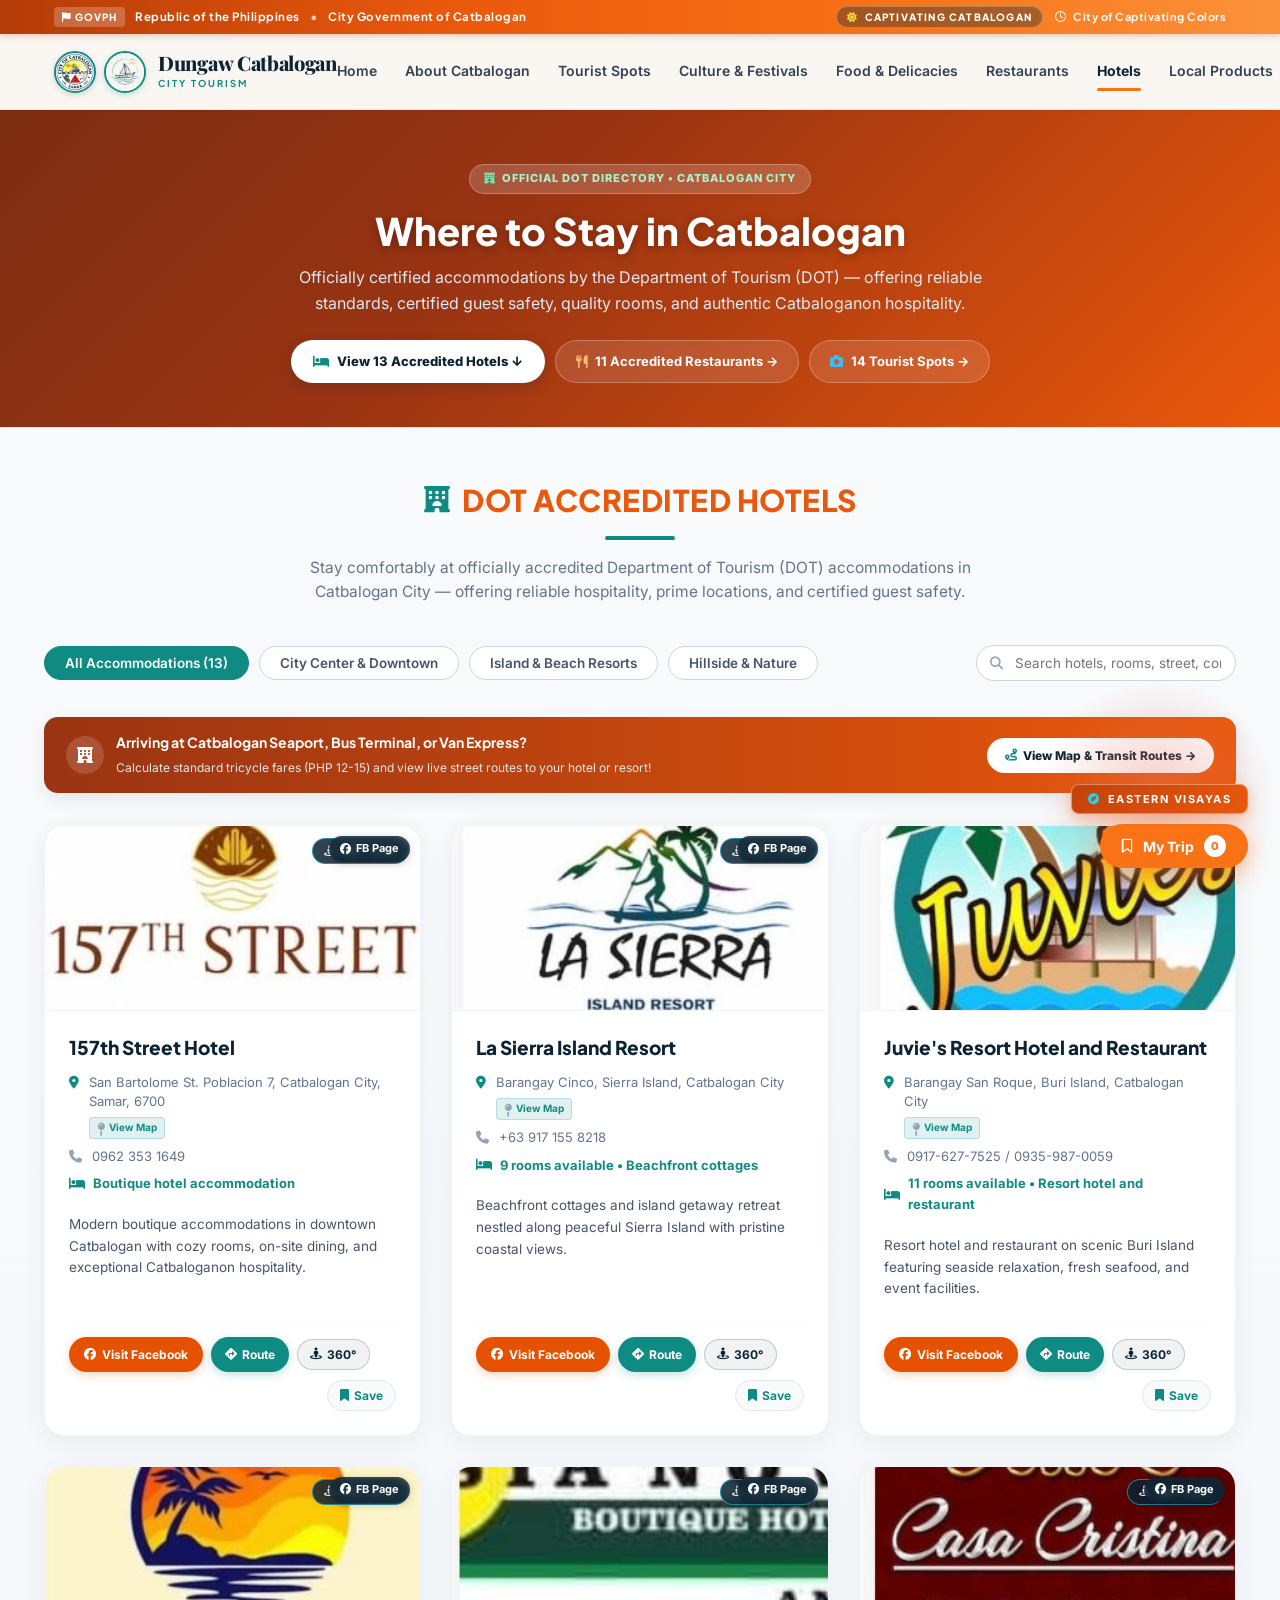
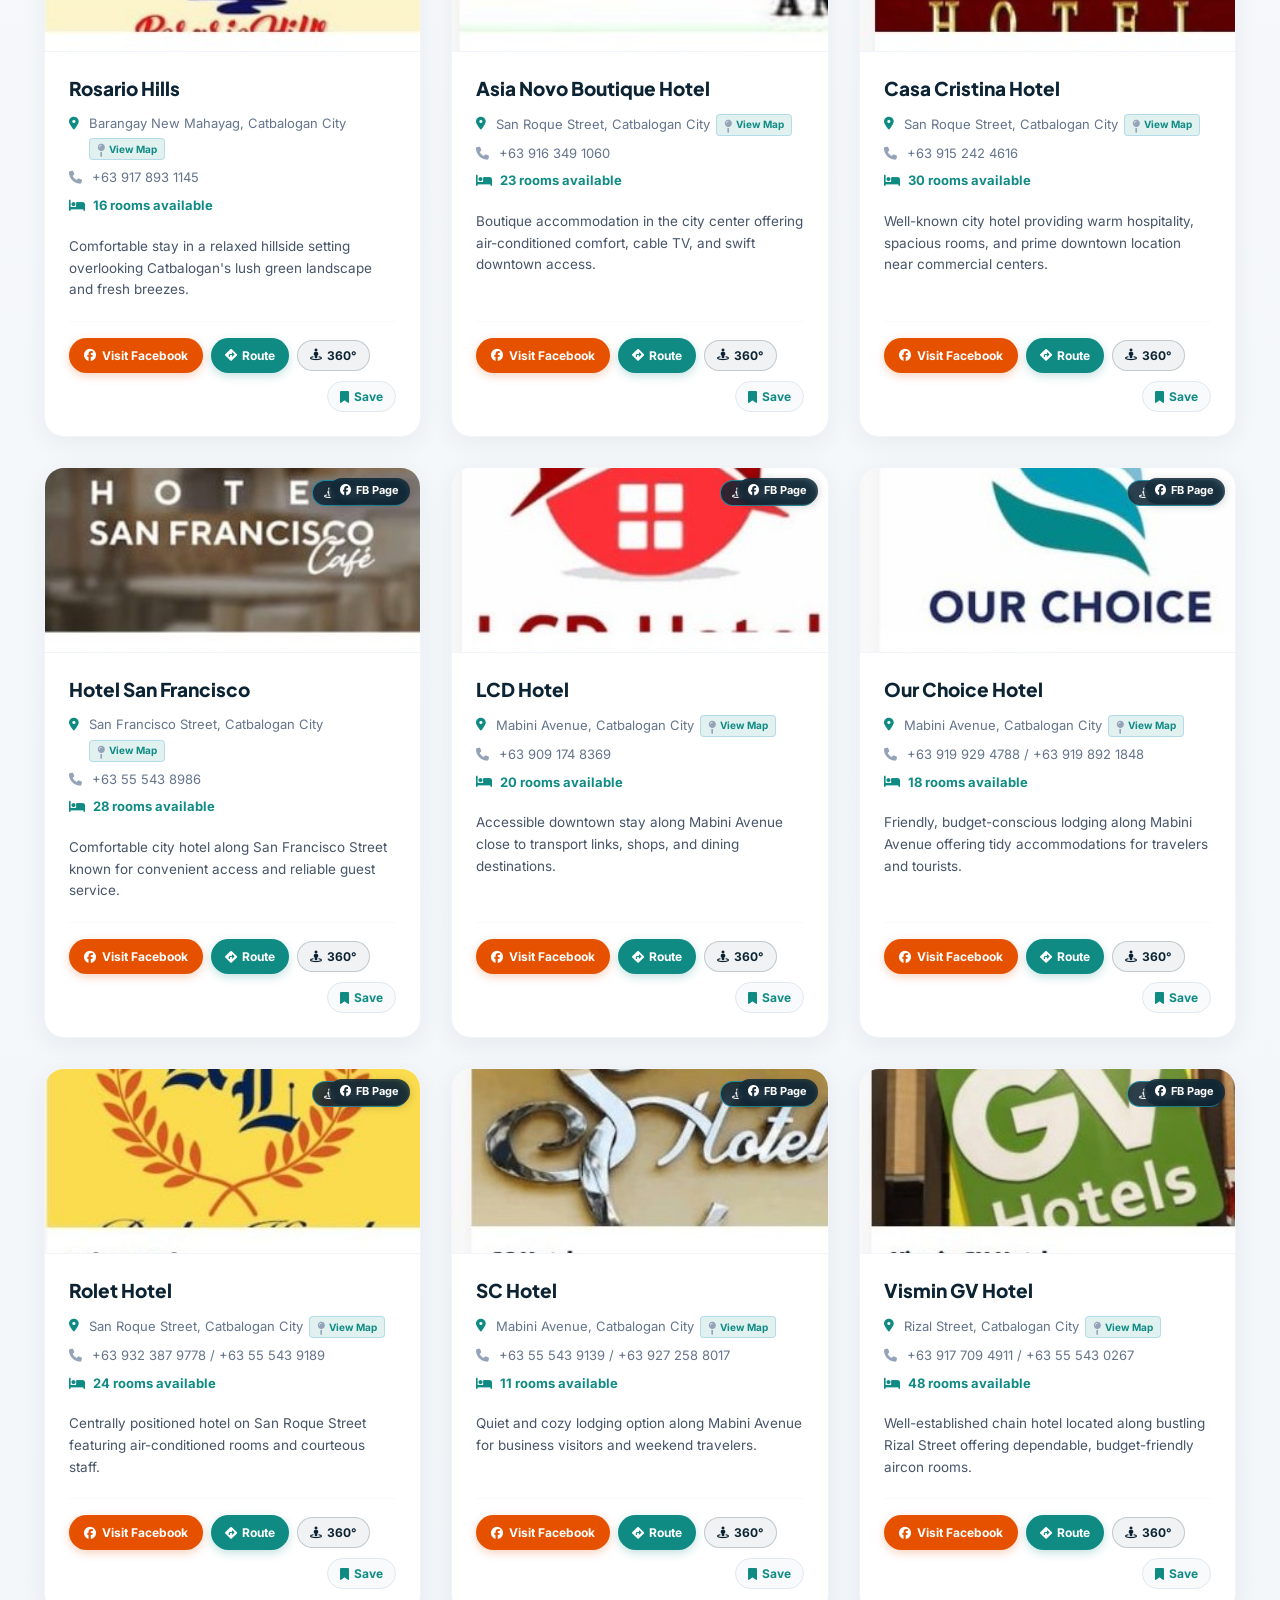
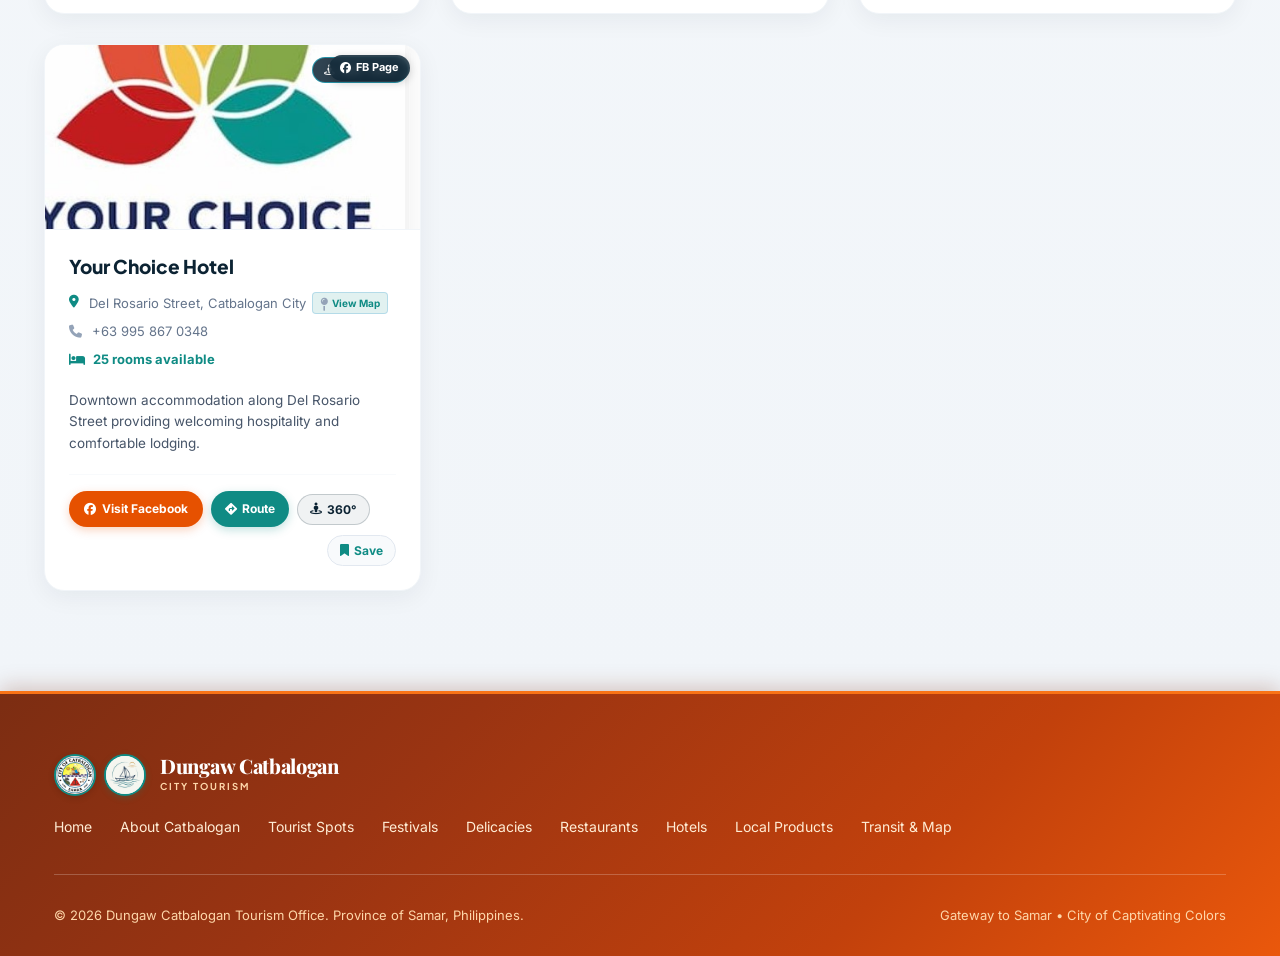
<file: hotels.html>
<!DOCTYPE html>
<html lang="en">
<head>
  <meta charset="UTF-8">
  <meta name="viewport" content="width=device-width, initial-scale=1.0">
  <title>DOT Accredited Hotels - Dungaw Catbalogan</title>
  <meta name="description" content="Explore official Department of Tourism (DOT) accredited hotels and resorts in Catbalogan City, Samar. View verified room counts, contact info, interactive maps, 360° views, and transit routes.">
  <link rel="preconnect" href="https://fonts.googleapis.com">
  <link rel="preconnect" href="https://fonts.gstatic.com" crossorigin>
  <link href="https://fonts.googleapis.com/css2?family=Playfair+Display:wght@700;800;900&family=Plus+Jakarta+Sans:wght@400;500;600;700;800&family=Inter:wght@400;500;600;700&display=swap" rel="stylesheet">
  <link rel="stylesheet" href="https://cdnjs.cloudflare.com/ajax/libs/font-awesome/6.5.1/css/all.min.css">
  <link rel="stylesheet" href="css/style.css?v=69">
</head>
<body class="subpage">
  <!-- ========================================================
       0. OFFICIAL LGU TOP BRAND BAR (CAPTIVATING CATBALOGAN)
       ======================================================== -->
  <div class="gov-top-bar">
    <div class="gov-top-left">
      <span class="gov-badge-ph"><i class="fa-solid fa-flag"></i> GOVPH</span>
      <span>Republic of the Philippines</span>
      <span style="opacity: 0.7;">&bull;</span>
      <span>City Government of Catbalogan</span>
    </div>
    <div class="gov-top-right">
      <span class="gov-captivating-tag">
        <i class="fa-solid fa-sun" style="color: #fde047;"></i> Captivating Catbalogan
      </span>
      <span style="font-size: 11px; opacity: 0.95;">
        <i class="fa-regular fa-clock" style="margin-right: 4px;"></i> City of Captivating Colors
      </span>
    </div>
  </div>

  <!-- ========================================================
       1. HEADER WITH DUAL LOGOS
       ======================================================== -->
  <header class="site-header">
    <a href="index.html" class="brand-logo-wrap">
      <div class="brand-logos-container">
        <img src="./images/official_logo.jpg" alt="Catbalogan Official Logo" class="brand-official-logo">
        <div class="brand-circle">
          <img src="./images/dungaw_logo.png" alt="Dungaw Catbalogan Logo">
        </div>
      </div>
      <div class="brand-text">
        <span class="brand-title">Dungaw Catbalogan</span>
        <span class="brand-sub">CITY TOURISM</span>
      </div>
    </a>

    <!-- Navigation Menu -->
    <nav class="site-nav" id="siteNav">
      <a href="index.html">Home</a>
      <a href="about.html">About Catbalogan</a>
      <a href="spots.html">Tourist Spots</a>
      <a href="culture.html">Culture &amp; Festivals</a>
      <a href="food.html">Food &amp; Delicacies</a>
      <a href="restaurants.html">Restaurants</a>
      <a href="hotels.html" class="active">Hotels</a>
      <a href="products.html">Local Products</a>
      <a href="transit.html">Transit &amp; Map</a>
    </nav>

    <button class="menu-toggle-btn" id="menuToggleBtn" aria-label="Toggle navigation menu" onclick="toggleMobileNav()">
      <i class="fa-solid fa-bars" id="menuToggleIcon"></i>
      <span class="menu-toggle-label" id="menuToggleText">NAV MENU</span>
    </button>
  </header>

  <main class="page-main">
    <!-- ========================================================
       HERO BANNER
       ======================================================== -->
    <div style="background: linear-gradient(135deg, #7c2d12 0%, #9a3412 40%, #ea580c 100%); padding: 54px 24px 44px; text-align: center; color: #fff; position: relative;">
      <div style="max-width: 900px; margin: 0 auto;">
        <span style="background: rgba(255,255,255,0.18); color: #a7f3d0; border: 1px solid rgba(255,255,255,0.25); font-size: 11px; font-weight: 800; padding: 5px 14px; border-radius: 50px; text-transform: uppercase; letter-spacing: 1px; display: inline-flex; align-items: center; gap: 6px; margin-bottom: 14px;">
          <i class="fa-solid fa-hotel" style="color: #6ee7b7;"></i> Official DOT Directory &bull; Catbalogan City
        </span>
        <h1 style="font-family: var(--font-heading); font-size: 38px; font-weight: 800; margin: 0 0 12px; line-height: 1.2; text-shadow: 0 2px 10px rgba(0,0,0,0.3);">
          Where to Stay in Catbalogan
        </h1>
        <p style="font-size: 16px; color: #e2e8f0; max-width: 720px; margin: 0 auto 24px; line-height: 1.6;">
          Officially certified accommodations by the Department of Tourism (DOT) &mdash; offering reliable standards, certified guest safety, quality rooms, and authentic Catbaloganon hospitality.
        </p>

        <!-- Quick Links Pill Row -->
        <div style="display: flex; justify-content: center; gap: 10px; flex-wrap: wrap;">
          <a href="#hotels" style="background: #ffffff; color: #0c2333; padding: 10px 22px; border-radius: 50px; font-size: 13px; font-weight: 800; text-decoration: none; display: inline-flex; align-items: center; gap: 8px; box-shadow: 0 4px 14px rgba(12,35,51,0.2);">
            <i class="fa-solid fa-bed" style="color: #0f8b84;"></i> View 13 Accredited Hotels &darr;
          </a>
          <a href="restaurants.html" style="background: rgba(255,255,255,0.12); color: #ffffff; border: 1px solid rgba(255,255,255,0.25); padding: 10px 20px; border-radius: 50px; font-size: 13px; font-weight: 700; text-decoration: none; display: inline-flex; align-items: center; gap: 8px; backdrop-filter: blur(8px);">
            <i class="fa-solid fa-utensils" style="color: #fdba74;"></i> 11 Accredited Restaurants &rarr;
          </a>
          <a href="spots.html" style="background: rgba(255,255,255,0.12); color: #ffffff; border: 1px solid rgba(255,255,255,0.25); padding: 10px 20px; border-radius: 50px; font-size: 13px; font-weight: 700; text-decoration: none; display: inline-flex; align-items: center; gap: 8px; backdrop-filter: blur(8px);">
            <i class="fa-solid fa-camera" style="color: #38bdf8;"></i> 14 Tourist Spots &rarr;
          </a>
        </div>
      </div>
    </div>

    <!-- ========================================================
       DOT ACCREDITED HOTELS SECTION
       ======================================================== -->
    <section id="hotels" class="resto-section-wrap hotel-section-wrap" style="padding-top: 48px;">
      <div class="resto-container">
        <div class="resto-header-wrap">
          <h2 class="resto-section-title">
            <i class="fa-solid fa-hotel" style="color: #0f8b84;"></i> DOT ACCREDITED HOTELS
          </h2>
          <div class="resto-title-line" style="background: #0f8b84;"></div>
          <p class="resto-section-subtitle">
            Stay comfortably at officially accredited Department of Tourism (DOT) accommodations in Catbalogan City &mdash; offering reliable hospitality, prime locations, and certified guest safety.
          </p>
        </div>

        <!-- Hotel Toolbar: Categories & Search -->
        <div class="spots-toolbar">
          <div class="spots-filter-bar">
            <button type="button" class="filter-btn hotel-filter-btn active" data-filter="all" onclick="filterHotels('all', event)">All Accommodations (13)</button>
            <button type="button" class="filter-btn hotel-filter-btn" data-filter="city" onclick="filterHotels('city', event)">City Center &amp; Downtown</button>
            <button type="button" class="filter-btn hotel-filter-btn" data-filter="resort" onclick="filterHotels('resort', event)">Island &amp; Beach Resorts</button>
            <button type="button" class="filter-btn hotel-filter-btn" data-filter="nature" onclick="filterHotels('nature', event)">Hillside &amp; Nature</button>
          </div>
          <div class="spots-search-wrap">
            <i class="fa-solid fa-magnifying-glass"></i>
            <input type="text" id="hotelSearchInput" class="spots-search-input" placeholder="Search hotels, rooms, street, contact..." oninput="searchHotels()">
          </div>
        </div>

        <!-- Hotel Transit CTA Pill -->
        <div style="background: linear-gradient(90deg, #9a3412 0%, #ea580c 100%); border-radius: 14px; padding: 14px 22px; color: #fff; margin-bottom: 32px; display: flex; align-items: center; justify-content: space-between; flex-wrap: wrap; gap: 14px; box-shadow: 0 6px 18px rgba(12,35,51,0.08);">
          <div style="display: flex; align-items: center; gap: 12px;">
            <div style="width: 38px; height: 38px; border-radius: 50%; background: rgba(255,255,255,0.15); display: flex; align-items: center; justify-content: center; font-size: 16px;">
              <i class="fa-solid fa-hotel"></i>
            </div>
            <div>
              <strong style="display: block; font-size: 14px; font-family: var(--font-heading);">Arriving at Catbalogan Seaport, Bus Terminal, or Van Express?</strong>
              <span style="font-size: 12px; color: #e2e8f0;">Calculate standard tricycle fares (PHP 12-15) and view live street routes to your hotel or resort!</span>
            </div>
          </div>
          <a href="transit.html" style="background: #ffffff; color: #0c2333; padding: 8px 18px; border-radius: 50px; font-size: 12px; font-weight: 800; text-decoration: none; display: inline-flex; align-items: center; gap: 6px; transition: transform 0.2s;">
            <i class="fa-solid fa-route" style="color: #0f8b84;"></i> View Map &amp; Transit Routes &rarr;
          </a>
        </div>

        <!-- Empty State Message -->
        <div id="noHotelMessage" style="display: none; text-align: center; padding: 50px 20px; background: #fff; border-radius: 18px; border: 1px dashed #cbd5e1; margin: 30px auto; max-width: 500px;">
          <i class="fa-solid fa-bed" style="font-size: 36px; color: #0f8b84; margin-bottom: 12px; display: block;"></i>
          <h3 style="margin: 0 0 6px; color: #0c2333; font-family: var(--font-heading);">No accommodations found</h3>
          <p style="color: #64748b; font-size: 14px; margin-bottom: 16px;">Try searching for another hotel name, room type, or street.</p>
          <button type="button" onclick="resetHotelFilter()" style="background: #0f8b84; color: #fff; border: none; padding: 8px 18px; border-radius: 50px; font-weight: 700; font-size: 13px; cursor: pointer;">
            View All Accommodations
          </button>
        </div>

        <!-- 13 Hotel Cards Grid -->
<div class="resto-grid">
        <!-- 1. 157th Street Hotel -->
        <article class="resto-card" data-category="city boutique">
          <a href="https://www.facebook.com/search/top/?q=157th%20Street%20Hotel%20Catbalogan" target="_blank" rel="noopener noreferrer" class="resto-img-wrap" title="Visit 157th Street Hotel on Facebook">
            <img src="./images/hotel_157th.jpg" alt="157th Street Hotel" class="resto-img" loading="lazy">
            <button type="button" class="btn-street-badge" onclick="event.preventDefault(); event.stopPropagation(); openStreetView('hotel_157th')" title="Open 360° View & Map">
              <i class="fa-solid fa-street-view"></i> 360&deg; View
            </button>
            <span class="resto-badge-fb"><i class="fa-brands fa-facebook"></i> FB Page</span>
          </a>
          <div class="resto-body">
            <h3 class="resto-name">
              <a href="https://www.facebook.com/search/top/?q=157th%20Street%20Hotel%20Catbalogan" target="_blank" rel="noopener noreferrer">157th Street Hotel</a>
            </h3>
            <div class="resto-meta-row resto-loc-row">
              <i class="fa-solid fa-location-dot" style="color: #0f8b84;"></i>
              <a href="https://www.google.com/maps/search/?api=1&query=157th+Street+Hotel,San+Bartolome+Street,Catbalogan+City,Samar" target="_blank" rel="noopener noreferrer" class="resto-loc-link" title="Open Google Maps Location & Directions">
                <span>San Bartolome St. Poblacion 7, Catbalogan City, Samar, 6700</span>
                <span class="resto-map-chip" style="background: rgba(15,139,132,0.12); color: #0f8b84;"><i class="fa-solid fa-map-pin"></i> View Map</span>
              </a>
            </div>
            <div class="resto-meta-row">
              <i class="fa-solid fa-phone"></i>
              <a href="tel:09623531649" class="resto-phone-link">0962 353 1649</a>
            </div>
            <div class="hotel-room-row">
              <i class="fa-solid fa-bed"></i>
              <span>Boutique hotel accommodation</span>
            </div>
            <p class="resto-desc">Modern boutique accommodations in downtown Catbalogan with cozy rooms, on-site dining, and exceptional Catbaloganon hospitality.</p>
            <div class="resto-actions">
              <a href="https://www.facebook.com/search/top/?q=157th%20Street%20Hotel%20Catbalogan" target="_blank" rel="noopener noreferrer" class="btn-resto-message" title="Visit Facebook Page">
                <i class="fa-brands fa-facebook"></i> Visit Facebook
              </a>
              <a href="transit.html?to=hotel_157th" class="btn-resto-route" title="Calculate Route & Commuter Fares">
                <i class="fa-solid fa-diamond-turn-right"></i> Route
              </a>
              <button type="button" class="btn-resto-360" onclick="openStreetView('hotel_157th')" title="Open Interactive 360° & Map View">
                <i class="fa-solid fa-street-view"></i> 360&deg;
              </button>
              <button type="button" class="btn-resto-save" onclick="addToTrip('Lodging: 157th Street Hotel')" title="Save to My Trip">
                <i class="fa-solid fa-bookmark"></i> Save
              </button>
            </div>
          </div>
        </article>

        <!-- 2. La Sierra Island Resort -->
        <article class="resto-card" data-category="resort island beach">
          <a href="https://www.facebook.com/search/top/?q=La%20Sierra%20Island%20Resort%20Catbalogan" target="_blank" rel="noopener noreferrer" class="resto-img-wrap" title="Visit La Sierra Island Resort on Facebook">
            <img src="./images/hotel_la_sierra.jpg" alt="La Sierra Island Resort" class="resto-img" loading="lazy">
            <button type="button" class="btn-street-badge" onclick="event.preventDefault(); event.stopPropagation(); openStreetView('hotel_la_sierra')" title="Open 360° View & Map">
              <i class="fa-solid fa-street-view"></i> 360&deg; View
            </button>
            <span class="resto-badge-fb"><i class="fa-brands fa-facebook"></i> FB Page</span>
          </a>
          <div class="resto-body">
            <h3 class="resto-name">
              <a href="https://www.facebook.com/search/top/?q=La%20Sierra%20Island%20Resort%20Catbalogan" target="_blank" rel="noopener noreferrer">La Sierra Island Resort</a>
            </h3>
            <div class="resto-meta-row resto-loc-row">
              <i class="fa-solid fa-location-dot" style="color: #0f8b84;"></i>
              <a href="https://www.google.com/maps/search/?api=1&query=Sierra+Island,Catbalogan+City,Samar" target="_blank" rel="noopener noreferrer" class="resto-loc-link" title="Open Google Maps Location & Directions">
                <span>Barangay Cinco, Sierra Island, Catbalogan City</span>
                <span class="resto-map-chip" style="background: rgba(15,139,132,0.12); color: #0f8b84;"><i class="fa-solid fa-map-pin"></i> View Map</span>
              </a>
            </div>
            <div class="resto-meta-row">
              <i class="fa-solid fa-phone"></i>
              <a href="tel:+639171558218" class="resto-phone-link">+63 917 155 8218</a>
            </div>
            <div class="hotel-room-row">
              <i class="fa-solid fa-bed"></i>
              <span>9 rooms available &bull; Beachfront cottages</span>
            </div>
            <p class="resto-desc">Beachfront cottages and island getaway retreat nestled along peaceful Sierra Island with pristine coastal views.</p>
            <div class="resto-actions">
              <a href="https://www.facebook.com/search/top/?q=La%20Sierra%20Island%20Resort%20Catbalogan" target="_blank" rel="noopener noreferrer" class="btn-resto-message" title="Visit Facebook Page">
                <i class="fa-brands fa-facebook"></i> Visit Facebook
              </a>
              <a href="transit.html?to=hotel_la_sierra" class="btn-resto-route" title="Calculate Route & Commuter Fares">
                <i class="fa-solid fa-diamond-turn-right"></i> Route
              </a>
              <button type="button" class="btn-resto-360" onclick="openStreetView('hotel_la_sierra')" title="Open Interactive 360° & Map View">
                <i class="fa-solid fa-street-view"></i> 360&deg;
              </button>
              <button type="button" class="btn-resto-save" onclick="addToTrip('Lodging: La Sierra Island Resort')" title="Save to My Trip">
                <i class="fa-solid fa-bookmark"></i> Save
              </button>
            </div>
          </div>
        </article>

        <!-- 3. Juvie's Resort Hotel and Restaurant -->
        <article class="resto-card" data-category="resort island beach">
          <a href="https://www.facebook.com/search/top/?q=Juvie%27s%20Resort%20Hotel%20Catbalogan" target="_blank" rel="noopener noreferrer" class="resto-img-wrap" title="Visit Juvie's Resort Hotel and Restaurant on Facebook">
            <img src="./images/hotel_juvies.jpg" alt="Juvie's Resort Hotel and Restaurant" class="resto-img" loading="lazy">
            <button type="button" class="btn-street-badge" onclick="event.preventDefault(); event.stopPropagation(); openStreetView('hotel_juvies')" title="Open 360° View & Map">
              <i class="fa-solid fa-street-view"></i> 360&deg; View
            </button>
            <span class="resto-badge-fb"><i class="fa-brands fa-facebook"></i> FB Page</span>
          </a>
          <div class="resto-body">
            <h3 class="resto-name">
              <a href="https://www.facebook.com/search/top/?q=Juvie%27s%20Resort%20Hotel%20Catbalogan" target="_blank" rel="noopener noreferrer">Juvie's Resort Hotel and Restaurant</a>
            </h3>
            <div class="resto-meta-row resto-loc-row">
              <i class="fa-solid fa-location-dot" style="color: #0f8b84;"></i>
              <a href="https://www.google.com/maps/search/?api=1&query=Juvies+Resort+Hotel,Buri+Island,Catbalogan+City,Samar" target="_blank" rel="noopener noreferrer" class="resto-loc-link" title="Open Google Maps Location & Directions">
                <span>Barangay San Roque, Buri Island, Catbalogan City</span>
                <span class="resto-map-chip" style="background: rgba(15,139,132,0.12); color: #0f8b84;"><i class="fa-solid fa-map-pin"></i> View Map</span>
              </a>
            </div>
            <div class="resto-meta-row">
              <i class="fa-solid fa-phone"></i>
              <a href="tel:09176277525" class="resto-phone-link">0917-627-7525 / 0935-987-0059</a>
            </div>
            <div class="hotel-room-row">
              <i class="fa-solid fa-bed"></i>
              <span>11 rooms available &bull; Resort hotel and restaurant</span>
            </div>
            <p class="resto-desc">Resort hotel and restaurant on scenic Buri Island featuring seaside relaxation, fresh seafood, and event facilities.</p>
            <div class="resto-actions">
              <a href="https://www.facebook.com/search/top/?q=Juvie%27s%20Resort%20Hotel%20Catbalogan" target="_blank" rel="noopener noreferrer" class="btn-resto-message" title="Visit Facebook Page">
                <i class="fa-brands fa-facebook"></i> Visit Facebook
              </a>
              <a href="transit.html?to=hotel_juvies" class="btn-resto-route" title="Calculate Route & Commuter Fares">
                <i class="fa-solid fa-diamond-turn-right"></i> Route
              </a>
              <button type="button" class="btn-resto-360" onclick="openStreetView('hotel_juvies')" title="Open Interactive 360° & Map View">
                <i class="fa-solid fa-street-view"></i> 360&deg;
              </button>
              <button type="button" class="btn-resto-save" onclick="addToTrip('Lodging: Juvie\'s Resort Hotel and Restaurant')" title="Save to My Trip">
                <i class="fa-solid fa-bookmark"></i> Save
              </button>
            </div>
          </div>
        </article>

        <!-- 4. Rosario Hills -->
        <article class="resto-card" data-category="nature hillside">
          <a href="https://www.facebook.com/search/top/?q=Rosario%20Hills%20Catbalogan" target="_blank" rel="noopener noreferrer" class="resto-img-wrap" title="Visit Rosario Hills on Facebook">
            <img src="./images/hotel_rosario_hills.jpg" alt="Rosario Hills" class="resto-img" loading="lazy">
            <button type="button" class="btn-street-badge" onclick="event.preventDefault(); event.stopPropagation(); openStreetView('hotel_rosario_hills')" title="Open 360° View & Map">
              <i class="fa-solid fa-street-view"></i> 360&deg; View
            </button>
            <span class="resto-badge-fb"><i class="fa-brands fa-facebook"></i> FB Page</span>
          </a>
          <div class="resto-body">
            <h3 class="resto-name">
              <a href="https://www.facebook.com/search/top/?q=Rosario%20Hills%20Catbalogan" target="_blank" rel="noopener noreferrer">Rosario Hills</a>
            </h3>
            <div class="resto-meta-row resto-loc-row">
              <i class="fa-solid fa-location-dot" style="color: #0f8b84;"></i>
              <a href="https://www.google.com/maps/search/?api=1&query=Rosario+Hills,Catbalogan+City,Samar" target="_blank" rel="noopener noreferrer" class="resto-loc-link" title="Open Google Maps Location & Directions">
                <span>Barangay New Mahayag, Catbalogan City</span>
                <span class="resto-map-chip" style="background: rgba(15,139,132,0.12); color: #0f8b84;"><i class="fa-solid fa-map-pin"></i> View Map</span>
              </a>
            </div>
            <div class="resto-meta-row">
              <i class="fa-solid fa-phone"></i>
              <a href="tel:+639178931145" class="resto-phone-link">+63 917 893 1145</a>
            </div>
            <div class="hotel-room-row">
              <i class="fa-solid fa-bed"></i>
              <span>16 rooms available</span>
            </div>
            <p class="resto-desc">Comfortable stay in a relaxed hillside setting overlooking Catbalogan's lush green landscape and fresh breezes.</p>
            <div class="resto-actions">
              <a href="https://www.facebook.com/search/top/?q=Rosario%20Hills%20Catbalogan" target="_blank" rel="noopener noreferrer" class="btn-resto-message" title="Visit Facebook Page">
                <i class="fa-brands fa-facebook"></i> Visit Facebook
              </a>
              <a href="transit.html?to=hotel_rosario_hills" class="btn-resto-route" title="Calculate Route & Commuter Fares">
                <i class="fa-solid fa-diamond-turn-right"></i> Route
              </a>
              <button type="button" class="btn-resto-360" onclick="openStreetView('hotel_rosario_hills')" title="Open Interactive 360° & Map View">
                <i class="fa-solid fa-street-view"></i> 360&deg;
              </button>
              <button type="button" class="btn-resto-save" onclick="addToTrip('Lodging: Rosario Hills')" title="Save to My Trip">
                <i class="fa-solid fa-bookmark"></i> Save
              </button>
            </div>
          </div>
        </article>

        <!-- 5. Asia Novo Boutique Hotel -->
        <article class="resto-card" data-category="city boutique">
          <a href="https://www.facebook.com/search/top/?q=Asia%20Novo%20Boutique%20Hotel%20Catbalogan" target="_blank" rel="noopener noreferrer" class="resto-img-wrap" title="Visit Asia Novo Boutique Hotel on Facebook">
            <img src="./images/hotel_asia_novo.jpg" alt="Asia Novo Boutique Hotel" class="resto-img" loading="lazy">
            <button type="button" class="btn-street-badge" onclick="event.preventDefault(); event.stopPropagation(); openStreetView('hotel_asia_novo')" title="Open 360° View & Map">
              <i class="fa-solid fa-street-view"></i> 360&deg; View
            </button>
            <span class="resto-badge-fb"><i class="fa-brands fa-facebook"></i> FB Page</span>
          </a>
          <div class="resto-body">
            <h3 class="resto-name">
              <a href="https://www.facebook.com/search/top/?q=Asia%20Novo%20Boutique%20Hotel%20Catbalogan" target="_blank" rel="noopener noreferrer">Asia Novo Boutique Hotel</a>
            </h3>
            <div class="resto-meta-row resto-loc-row">
              <i class="fa-solid fa-location-dot" style="color: #0f8b84;"></i>
              <a href="https://www.google.com/maps/search/?api=1&query=Asia+Novo+Boutique+Hotel,San+Roque+Street,Catbalogan+City,Samar" target="_blank" rel="noopener noreferrer" class="resto-loc-link" title="Open Google Maps Location & Directions">
                <span>San Roque Street, Catbalogan City</span>
                <span class="resto-map-chip" style="background: rgba(15,139,132,0.12); color: #0f8b84;"><i class="fa-solid fa-map-pin"></i> View Map</span>
              </a>
            </div>
            <div class="resto-meta-row">
              <i class="fa-solid fa-phone"></i>
              <a href="tel:+639163491060" class="resto-phone-link">+63 916 349 1060</a>
            </div>
            <div class="hotel-room-row">
              <i class="fa-solid fa-bed"></i>
              <span>23 rooms available</span>
            </div>
            <p class="resto-desc">Boutique accommodation in the city center offering air-conditioned comfort, cable TV, and swift downtown access.</p>
            <div class="resto-actions">
              <a href="https://www.facebook.com/search/top/?q=Asia%20Novo%20Boutique%20Hotel%20Catbalogan" target="_blank" rel="noopener noreferrer" class="btn-resto-message" title="Visit Facebook Page">
                <i class="fa-brands fa-facebook"></i> Visit Facebook
              </a>
              <a href="transit.html?to=hotel_asia_novo" class="btn-resto-route" title="Calculate Route & Commuter Fares">
                <i class="fa-solid fa-diamond-turn-right"></i> Route
              </a>
              <button type="button" class="btn-resto-360" onclick="openStreetView('hotel_asia_novo')" title="Open Interactive 360° & Map View">
                <i class="fa-solid fa-street-view"></i> 360&deg;
              </button>
              <button type="button" class="btn-resto-save" onclick="addToTrip('Lodging: Asia Novo Boutique Hotel')" title="Save to My Trip">
                <i class="fa-solid fa-bookmark"></i> Save
              </button>
            </div>
          </div>
        </article>

        <!-- 6. Casa Cristina Hotel -->
        <article class="resto-card" data-category="city">
          <a href="https://www.facebook.com/search/top/?q=Casa%20Cristina%20Hotel%20Catbalogan" target="_blank" rel="noopener noreferrer" class="resto-img-wrap" title="Visit Casa Cristina Hotel on Facebook">
            <img src="./images/hotel_casa_cristina.jpg" alt="Casa Cristina Hotel" class="resto-img" loading="lazy">
            <button type="button" class="btn-street-badge" onclick="event.preventDefault(); event.stopPropagation(); openStreetView('hotel_casa_cristina')" title="Open 360° View & Map">
              <i class="fa-solid fa-street-view"></i> 360&deg; View
            </button>
            <span class="resto-badge-fb"><i class="fa-brands fa-facebook"></i> FB Page</span>
          </a>
          <div class="resto-body">
            <h3 class="resto-name">
              <a href="https://www.facebook.com/search/top/?q=Casa%20Cristina%20Hotel%20Catbalogan" target="_blank" rel="noopener noreferrer">Casa Cristina Hotel</a>
            </h3>
            <div class="resto-meta-row resto-loc-row">
              <i class="fa-solid fa-location-dot" style="color: #0f8b84;"></i>
              <a href="https://www.google.com/maps/search/?api=1&query=Casa+Cristina+Hotel,San+Roque+Street,Catbalogan+City,Samar" target="_blank" rel="noopener noreferrer" class="resto-loc-link" title="Open Google Maps Location & Directions">
                <span>San Roque Street, Catbalogan City</span>
                <span class="resto-map-chip" style="background: rgba(15,139,132,0.12); color: #0f8b84;"><i class="fa-solid fa-map-pin"></i> View Map</span>
              </a>
            </div>
            <div class="resto-meta-row">
              <i class="fa-solid fa-phone"></i>
              <a href="tel:+639152424616" class="resto-phone-link">+63 915 242 4616</a>
            </div>
            <div class="hotel-room-row">
              <i class="fa-solid fa-bed"></i>
              <span>30 rooms available</span>
            </div>
            <p class="resto-desc">Well-known city hotel providing warm hospitality, spacious rooms, and prime downtown location near commercial centers.</p>
            <div class="resto-actions">
              <a href="https://www.facebook.com/search/top/?q=Casa%20Cristina%20Hotel%20Catbalogan" target="_blank" rel="noopener noreferrer" class="btn-resto-message" title="Visit Facebook Page">
                <i class="fa-brands fa-facebook"></i> Visit Facebook
              </a>
              <a href="transit.html?to=hotel_casa_cristina" class="btn-resto-route" title="Calculate Route & Commuter Fares">
                <i class="fa-solid fa-diamond-turn-right"></i> Route
              </a>
              <button type="button" class="btn-resto-360" onclick="openStreetView('hotel_casa_cristina')" title="Open Interactive 360° & Map View">
                <i class="fa-solid fa-street-view"></i> 360&deg;
              </button>
              <button type="button" class="btn-resto-save" onclick="addToTrip('Lodging: Casa Cristina Hotel')" title="Save to My Trip">
                <i class="fa-solid fa-bookmark"></i> Save
              </button>
            </div>
          </div>
        </article>

        <!-- 7. Hotel San Francisco -->
        <article class="resto-card" data-category="city">
          <a href="https://www.facebook.com/search/top/?q=Hotel%20San%20Francisco%20Catbalogan" target="_blank" rel="noopener noreferrer" class="resto-img-wrap" title="Visit Hotel San Francisco on Facebook">
            <img src="./images/hotel_san_francisco.jpg" alt="Hotel San Francisco" class="resto-img" loading="lazy">
            <button type="button" class="btn-street-badge" onclick="event.preventDefault(); event.stopPropagation(); openStreetView('hotel_san_francisco')" title="Open 360° View & Map">
              <i class="fa-solid fa-street-view"></i> 360&deg; View
            </button>
            <span class="resto-badge-fb"><i class="fa-brands fa-facebook"></i> FB Page</span>
          </a>
          <div class="resto-body">
            <h3 class="resto-name">
              <a href="https://www.facebook.com/search/top/?q=Hotel%20San%20Francisco%20Catbalogan" target="_blank" rel="noopener noreferrer">Hotel San Francisco</a>
            </h3>
            <div class="resto-meta-row resto-loc-row">
              <i class="fa-solid fa-location-dot" style="color: #0f8b84;"></i>
              <a href="https://www.google.com/maps/search/?api=1&query=Hotel+San+Francisco,San+Francisco+Street,Catbalogan+City,Samar" target="_blank" rel="noopener noreferrer" class="resto-loc-link" title="Open Google Maps Location & Directions">
                <span>San Francisco Street, Catbalogan City</span>
                <span class="resto-map-chip" style="background: rgba(15,139,132,0.12); color: #0f8b84;"><i class="fa-solid fa-map-pin"></i> View Map</span>
              </a>
            </div>
            <div class="resto-meta-row">
              <i class="fa-solid fa-phone"></i>
              <a href="tel:+63555438986" class="resto-phone-link">+63 55 543 8986</a>
            </div>
            <div class="hotel-room-row">
              <i class="fa-solid fa-bed"></i>
              <span>28 rooms available</span>
            </div>
            <p class="resto-desc">Comfortable city hotel along San Francisco Street known for convenient access and reliable guest service.</p>
            <div class="resto-actions">
              <a href="https://www.facebook.com/search/top/?q=Hotel%20San%20Francisco%20Catbalogan" target="_blank" rel="noopener noreferrer" class="btn-resto-message" title="Visit Facebook Page">
                <i class="fa-brands fa-facebook"></i> Visit Facebook
              </a>
              <a href="transit.html?to=hotel_san_francisco" class="btn-resto-route" title="Calculate Route & Commuter Fares">
                <i class="fa-solid fa-diamond-turn-right"></i> Route
              </a>
              <button type="button" class="btn-resto-360" onclick="openStreetView('hotel_san_francisco')" title="Open Interactive 360° & Map View">
                <i class="fa-solid fa-street-view"></i> 360&deg;
              </button>
              <button type="button" class="btn-resto-save" onclick="addToTrip('Lodging: Hotel San Francisco')" title="Save to My Trip">
                <i class="fa-solid fa-bookmark"></i> Save
              </button>
            </div>
          </div>
        </article>

        <!-- 8. LCD Hotel -->
        <article class="resto-card" data-category="city">
          <a href="https://www.facebook.com/search/top/?q=LCD%20Hotel%20Catbalogan" target="_blank" rel="noopener noreferrer" class="resto-img-wrap" title="Visit LCD Hotel on Facebook">
            <img src="./images/hotel_lcd.jpg" alt="LCD Hotel" class="resto-img" loading="lazy">
            <button type="button" class="btn-street-badge" onclick="event.preventDefault(); event.stopPropagation(); openStreetView('hotel_lcd')" title="Open 360° View & Map">
              <i class="fa-solid fa-street-view"></i> 360&deg; View
            </button>
            <span class="resto-badge-fb"><i class="fa-brands fa-facebook"></i> FB Page</span>
          </a>
          <div class="resto-body">
            <h3 class="resto-name">
              <a href="https://www.facebook.com/search/top/?q=LCD%20Hotel%20Catbalogan" target="_blank" rel="noopener noreferrer">LCD Hotel</a>
            </h3>
            <div class="resto-meta-row resto-loc-row">
              <i class="fa-solid fa-location-dot" style="color: #0f8b84;"></i>
              <a href="https://www.google.com/maps/search/?api=1&query=LCD+Hotel,Mabini+Avenue,Catbalogan+City,Samar" target="_blank" rel="noopener noreferrer" class="resto-loc-link" title="Open Google Maps Location & Directions">
                <span>Mabini Avenue, Catbalogan City</span>
                <span class="resto-map-chip" style="background: rgba(15,139,132,0.12); color: #0f8b84;"><i class="fa-solid fa-map-pin"></i> View Map</span>
              </a>
            </div>
            <div class="resto-meta-row">
              <i class="fa-solid fa-phone"></i>
              <a href="tel:+639091748369" class="resto-phone-link">+63 909 174 8369</a>
            </div>
            <div class="hotel-room-row">
              <i class="fa-solid fa-bed"></i>
              <span>20 rooms available</span>
            </div>
            <p class="resto-desc">Accessible downtown stay along Mabini Avenue close to transport links, shops, and dining destinations.</p>
            <div class="resto-actions">
              <a href="https://www.facebook.com/search/top/?q=LCD%20Hotel%20Catbalogan" target="_blank" rel="noopener noreferrer" class="btn-resto-message" title="Visit Facebook Page">
                <i class="fa-brands fa-facebook"></i> Visit Facebook
              </a>
              <a href="transit.html?to=hotel_lcd" class="btn-resto-route" title="Calculate Route & Commuter Fares">
                <i class="fa-solid fa-diamond-turn-right"></i> Route
              </a>
              <button type="button" class="btn-resto-360" onclick="openStreetView('hotel_lcd')" title="Open Interactive 360° & Map View">
                <i class="fa-solid fa-street-view"></i> 360&deg;
              </button>
              <button type="button" class="btn-resto-save" onclick="addToTrip('Lodging: LCD Hotel')" title="Save to My Trip">
                <i class="fa-solid fa-bookmark"></i> Save
              </button>
            </div>
          </div>
        </article>

        <!-- 9. Our Choice Hotel -->
        <article class="resto-card" data-category="city">
          <a href="https://www.facebook.com/search/top/?q=Our%20Choice%20Hotel%20Catbalogan" target="_blank" rel="noopener noreferrer" class="resto-img-wrap" title="Visit Our Choice Hotel on Facebook">
            <img src="./images/hotel_our_choice.jpg" alt="Our Choice Hotel" class="resto-img" loading="lazy">
            <button type="button" class="btn-street-badge" onclick="event.preventDefault(); event.stopPropagation(); openStreetView('hotel_our_choice')" title="Open 360° View & Map">
              <i class="fa-solid fa-street-view"></i> 360&deg; View
            </button>
            <span class="resto-badge-fb"><i class="fa-brands fa-facebook"></i> FB Page</span>
          </a>
          <div class="resto-body">
            <h3 class="resto-name">
              <a href="https://www.facebook.com/search/top/?q=Our%20Choice%20Hotel%20Catbalogan" target="_blank" rel="noopener noreferrer">Our Choice Hotel</a>
            </h3>
            <div class="resto-meta-row resto-loc-row">
              <i class="fa-solid fa-location-dot" style="color: #0f8b84;"></i>
              <a href="https://www.google.com/maps/search/?api=1&query=Our+Choice+Hotel,Mabini+Avenue,Catbalogan+City,Samar" target="_blank" rel="noopener noreferrer" class="resto-loc-link" title="Open Google Maps Location & Directions">
                <span>Mabini Avenue, Catbalogan City</span>
                <span class="resto-map-chip" style="background: rgba(15,139,132,0.12); color: #0f8b84;"><i class="fa-solid fa-map-pin"></i> View Map</span>
              </a>
            </div>
            <div class="resto-meta-row">
              <i class="fa-solid fa-phone"></i>
              <a href="tel:+639199294788" class="resto-phone-link">+63 919 929 4788 / +63 919 892 1848</a>
            </div>
            <div class="hotel-room-row">
              <i class="fa-solid fa-bed"></i>
              <span>18 rooms available</span>
            </div>
            <p class="resto-desc">Friendly, budget-conscious lodging along Mabini Avenue offering tidy accommodations for travelers and tourists.</p>
            <div class="resto-actions">
              <a href="https://www.facebook.com/search/top/?q=Our%20Choice%20Hotel%20Catbalogan" target="_blank" rel="noopener noreferrer" class="btn-resto-message" title="Visit Facebook Page">
                <i class="fa-brands fa-facebook"></i> Visit Facebook
              </a>
              <a href="transit.html?to=hotel_our_choice" class="btn-resto-route" title="Calculate Route & Commuter Fares">
                <i class="fa-solid fa-diamond-turn-right"></i> Route
              </a>
              <button type="button" class="btn-resto-360" onclick="openStreetView('hotel_our_choice')" title="Open Interactive 360° & Map View">
                <i class="fa-solid fa-street-view"></i> 360&deg;
              </button>
              <button type="button" class="btn-resto-save" onclick="addToTrip('Lodging: Our Choice Hotel')" title="Save to My Trip">
                <i class="fa-solid fa-bookmark"></i> Save
              </button>
            </div>
          </div>
        </article>

        <!-- 10. Rolet Hotel -->
        <article class="resto-card" data-category="city">
          <a href="https://www.facebook.com/search/top/?q=Rolet%20Hotel%20Catbalogan" target="_blank" rel="noopener noreferrer" class="resto-img-wrap" title="Visit Rolet Hotel on Facebook">
            <img src="./images/hotel_rolet.jpg" alt="Rolet Hotel" class="resto-img" loading="lazy">
            <button type="button" class="btn-street-badge" onclick="event.preventDefault(); event.stopPropagation(); openStreetView('hotel_rolet')" title="Open 360° View & Map">
              <i class="fa-solid fa-street-view"></i> 360&deg; View
            </button>
            <span class="resto-badge-fb"><i class="fa-brands fa-facebook"></i> FB Page</span>
          </a>
          <div class="resto-body">
            <h3 class="resto-name">
              <a href="https://www.facebook.com/search/top/?q=Rolet%20Hotel%20Catbalogan" target="_blank" rel="noopener noreferrer">Rolet Hotel</a>
            </h3>
            <div class="resto-meta-row resto-loc-row">
              <i class="fa-solid fa-location-dot" style="color: #0f8b84;"></i>
              <a href="https://www.google.com/maps/search/?api=1&query=Rolet+Hotel,San+Roque+Street,Catbalogan+City,Samar" target="_blank" rel="noopener noreferrer" class="resto-loc-link" title="Open Google Maps Location & Directions">
                <span>San Roque Street, Catbalogan City</span>
                <span class="resto-map-chip" style="background: rgba(15,139,132,0.12); color: #0f8b84;"><i class="fa-solid fa-map-pin"></i> View Map</span>
              </a>
            </div>
            <div class="resto-meta-row">
              <i class="fa-solid fa-phone"></i>
              <a href="tel:+639323879778" class="resto-phone-link">+63 932 387 9778 / +63 55 543 9189</a>
            </div>
            <div class="hotel-room-row">
              <i class="fa-solid fa-bed"></i>
              <span>24 rooms available</span>
            </div>
            <p class="resto-desc">Centrally positioned hotel on San Roque Street featuring air-conditioned rooms and courteous staff.</p>
            <div class="resto-actions">
              <a href="https://www.facebook.com/search/top/?q=Rolet%20Hotel%20Catbalogan" target="_blank" rel="noopener noreferrer" class="btn-resto-message" title="Visit Facebook Page">
                <i class="fa-brands fa-facebook"></i> Visit Facebook
              </a>
              <a href="transit.html?to=hotel_rolet" class="btn-resto-route" title="Calculate Route & Commuter Fares">
                <i class="fa-solid fa-diamond-turn-right"></i> Route
              </a>
              <button type="button" class="btn-resto-360" onclick="openStreetView('hotel_rolet')" title="Open Interactive 360° & Map View">
                <i class="fa-solid fa-street-view"></i> 360&deg;
              </button>
              <button type="button" class="btn-resto-save" onclick="addToTrip('Lodging: Rolet Hotel')" title="Save to My Trip">
                <i class="fa-solid fa-bookmark"></i> Save
              </button>
            </div>
          </div>
        </article>

        <!-- 11. SC Hotel -->
        <article class="resto-card" data-category="city">
          <a href="https://www.facebook.com/search/top/?q=SC%20Hotel%20Catbalogan" target="_blank" rel="noopener noreferrer" class="resto-img-wrap" title="Visit SC Hotel on Facebook">
            <img src="./images/hotel_sc.jpg" alt="SC Hotel" class="resto-img" loading="lazy">
            <button type="button" class="btn-street-badge" onclick="event.preventDefault(); event.stopPropagation(); openStreetView('hotel_sc')" title="Open 360° View & Map">
              <i class="fa-solid fa-street-view"></i> 360&deg; View
            </button>
            <span class="resto-badge-fb"><i class="fa-brands fa-facebook"></i> FB Page</span>
          </a>
          <div class="resto-body">
            <h3 class="resto-name">
              <a href="https://www.facebook.com/search/top/?q=SC%20Hotel%20Catbalogan" target="_blank" rel="noopener noreferrer">SC Hotel</a>
            </h3>
            <div class="resto-meta-row resto-loc-row">
              <i class="fa-solid fa-location-dot" style="color: #0f8b84;"></i>
              <a href="https://www.google.com/maps/search/?api=1&query=SC+Hotel,Mabini+Avenue,Catbalogan+City,Samar" target="_blank" rel="noopener noreferrer" class="resto-loc-link" title="Open Google Maps Location & Directions">
                <span>Mabini Avenue, Catbalogan City</span>
                <span class="resto-map-chip" style="background: rgba(15,139,132,0.12); color: #0f8b84;"><i class="fa-solid fa-map-pin"></i> View Map</span>
              </a>
            </div>
            <div class="resto-meta-row">
              <i class="fa-solid fa-phone"></i>
              <a href="tel:+63555439139" class="resto-phone-link">+63 55 543 9139 / +63 927 258 8017</a>
            </div>
            <div class="hotel-room-row">
              <i class="fa-solid fa-bed"></i>
              <span>11 rooms available</span>
            </div>
            <p class="resto-desc">Quiet and cozy lodging option along Mabini Avenue for business visitors and weekend travelers.</p>
            <div class="resto-actions">
              <a href="https://www.facebook.com/search/top/?q=SC%20Hotel%20Catbalogan" target="_blank" rel="noopener noreferrer" class="btn-resto-message" title="Visit Facebook Page">
                <i class="fa-brands fa-facebook"></i> Visit Facebook
              </a>
              <a href="transit.html?to=hotel_sc" class="btn-resto-route" title="Calculate Route & Commuter Fares">
                <i class="fa-solid fa-diamond-turn-right"></i> Route
              </a>
              <button type="button" class="btn-resto-360" onclick="openStreetView('hotel_sc')" title="Open Interactive 360° & Map View">
                <i class="fa-solid fa-street-view"></i> 360&deg;
              </button>
              <button type="button" class="btn-resto-save" onclick="addToTrip('Lodging: SC Hotel')" title="Save to My Trip">
                <i class="fa-solid fa-bookmark"></i> Save
              </button>
            </div>
          </div>
        </article>

        <!-- 12. Vismin GV Hotel -->
        <article class="resto-card" data-category="city">
          <a href="https://www.facebook.com/search/top/?q=Vismin%20GV%20Hotel%20Catbalogan" target="_blank" rel="noopener noreferrer" class="resto-img-wrap" title="Visit Vismin GV Hotel on Facebook">
            <img src="./images/hotel_vismin_gv.jpg" alt="Vismin GV Hotel" class="resto-img" loading="lazy">
            <button type="button" class="btn-street-badge" onclick="event.preventDefault(); event.stopPropagation(); openStreetView('hotel_vismin_gv')" title="Open 360° View & Map">
              <i class="fa-solid fa-street-view"></i> 360&deg; View
            </button>
            <span class="resto-badge-fb"><i class="fa-brands fa-facebook"></i> FB Page</span>
          </a>
          <div class="resto-body">
            <h3 class="resto-name">
              <a href="https://www.facebook.com/search/top/?q=Vismin%20GV%20Hotel%20Catbalogan" target="_blank" rel="noopener noreferrer">Vismin GV Hotel</a>
            </h3>
            <div class="resto-meta-row resto-loc-row">
              <i class="fa-solid fa-location-dot" style="color: #0f8b84;"></i>
              <a href="https://www.google.com/maps/search/?api=1&query=GV+Hotel,Rizal+Street,Catbalogan+City,Samar" target="_blank" rel="noopener noreferrer" class="resto-loc-link" title="Open Google Maps Location & Directions">
                <span>Rizal Street, Catbalogan City</span>
                <span class="resto-map-chip" style="background: rgba(15,139,132,0.12); color: #0f8b84;"><i class="fa-solid fa-map-pin"></i> View Map</span>
              </a>
            </div>
            <div class="resto-meta-row">
              <i class="fa-solid fa-phone"></i>
              <a href="tel:+639177094911" class="resto-phone-link">+63 917 709 4911 / +63 55 543 0267</a>
            </div>
            <div class="hotel-room-row">
              <i class="fa-solid fa-bed"></i>
              <span>48 rooms available</span>
            </div>
            <p class="resto-desc">Well-established chain hotel located along bustling Rizal Street offering dependable, budget-friendly aircon rooms.</p>
            <div class="resto-actions">
              <a href="https://www.facebook.com/search/top/?q=Vismin%20GV%20Hotel%20Catbalogan" target="_blank" rel="noopener noreferrer" class="btn-resto-message" title="Visit Facebook Page">
                <i class="fa-brands fa-facebook"></i> Visit Facebook
              </a>
              <a href="transit.html?to=hotel_vismin_gv" class="btn-resto-route" title="Calculate Route & Commuter Fares">
                <i class="fa-solid fa-diamond-turn-right"></i> Route
              </a>
              <button type="button" class="btn-resto-360" onclick="openStreetView('hotel_vismin_gv')" title="Open Interactive 360° & Map View">
                <i class="fa-solid fa-street-view"></i> 360&deg;
              </button>
              <button type="button" class="btn-resto-save" onclick="addToTrip('Lodging: Vismin GV Hotel')" title="Save to My Trip">
                <i class="fa-solid fa-bookmark"></i> Save
              </button>
            </div>
          </div>
        </article>

        <!-- 13. Your Choice Hotel -->
        <article class="resto-card" data-category="city">
          <a href="https://www.facebook.com/search/top/?q=Your%20Choice%20Hotel%20Catbalogan" target="_blank" rel="noopener noreferrer" class="resto-img-wrap" title="Visit Your Choice Hotel on Facebook">
            <img src="./images/hotel_your_choice.jpg" alt="Your Choice Hotel" class="resto-img" loading="lazy">
            <button type="button" class="btn-street-badge" onclick="event.preventDefault(); event.stopPropagation(); openStreetView('hotel_your_choice')" title="Open 360° View & Map">
              <i class="fa-solid fa-street-view"></i> 360&deg; View
            </button>
            <span class="resto-badge-fb"><i class="fa-brands fa-facebook"></i> FB Page</span>
          </a>
          <div class="resto-body">
            <h3 class="resto-name">
              <a href="https://www.facebook.com/search/top/?q=Your%20Choice%20Hotel%20Catbalogan" target="_blank" rel="noopener noreferrer">Your Choice Hotel</a>
            </h3>
            <div class="resto-meta-row resto-loc-row">
              <i class="fa-solid fa-location-dot" style="color: #0f8b84;"></i>
              <a href="https://www.google.com/maps/search/?api=1&query=Your+Choice+Hotel,Del+Rosario+Street,Catbalogan+City,Samar" target="_blank" rel="noopener noreferrer" class="resto-loc-link" title="Open Google Maps Location & Directions">
                <span>Del Rosario Street, Catbalogan City</span>
                <span class="resto-map-chip" style="background: rgba(15,139,132,0.12); color: #0f8b84;"><i class="fa-solid fa-map-pin"></i> View Map</span>
              </a>
            </div>
            <div class="resto-meta-row">
              <i class="fa-solid fa-phone"></i>
              <a href="tel:+639958670348" class="resto-phone-link">+63 995 867 0348</a>
            </div>
            <div class="hotel-room-row">
              <i class="fa-solid fa-bed"></i>
              <span>25 rooms available</span>
            </div>
            <p class="resto-desc">Downtown accommodation along Del Rosario Street providing welcoming hospitality and comfortable lodging.</p>
            <div class="resto-actions">
              <a href="https://www.facebook.com/search/top/?q=Your%20Choice%20Hotel%20Catbalogan" target="_blank" rel="noopener noreferrer" class="btn-resto-message" title="Visit Facebook Page">
                <i class="fa-brands fa-facebook"></i> Visit Facebook
              </a>
              <a href="transit.html?to=hotel_your_choice" class="btn-resto-route" title="Calculate Route & Commuter Fares">
                <i class="fa-solid fa-diamond-turn-right"></i> Route
              </a>
              <button type="button" class="btn-resto-360" onclick="openStreetView('hotel_your_choice')" title="Open Interactive 360° & Map View">
                <i class="fa-solid fa-street-view"></i> 360&deg;
              </button>
              <button type="button" class="btn-resto-save" onclick="addToTrip('Lodging: Your Choice Hotel')" title="Save to My Trip">
                <i class="fa-solid fa-bookmark"></i> Save
              </button>
            </div>
          </div>
        </article>

        </div>
      </div>
          </div>
    </section>
  </main>

  <div class="hero-floating-right">
    <button class="badge-eastern-visayas" onclick="openRegionModal()" title="View location &amp; travel guide">
      <i class="fa-solid fa-compass" style="color: var(--teal-light);"></i> EASTERN VISAYAS
    </button>
    <button class="btn-my-trip" onclick="toggleTripDrawer()">
      <i class="fa-regular fa-bookmark"></i>
      <span>My Trip</span>
      <span class="badge-trip-count" id="tripCountBadge">0</span>
    </button>
  </div>

  <!-- ========================================================
       FOOTER
       ======================================================== -->
  <footer class="site-footer">
    <div class="footer-top">
      <div class="footer-brand">
        <div class="brand-logos-container">
          <img src="./images/official_logo.jpg" alt="Catbalogan Official Logo" class="brand-official-logo">
          <div class="brand-circle">
            <img src="./images/dungaw_logo.png" alt="Dungaw Catbalogan Logo">
          </div>
        </div>
        <div class="brand-text">
          <span class="brand-title">Dungaw Catbalogan</span>
          <span class="brand-sub" style="color: #fed7aa;">CITY TOURISM</span>
        </div>
      </div>

      <div class="footer-links">
        <a href="index.html">Home</a>
        <a href="about.html">About Catbalogan</a>
        <a href="spots.html">Tourist Spots</a>
        <a href="culture.html">Festivals</a>
        <a href="food.html">Delicacies</a>
        <a href="restaurants.html">Restaurants</a>
        <a href="hotels.html">Hotels</a>
        <a href="products.html">Local Products</a>
        <a href="transit.html">Transit &amp; Map</a>
      </div>
    </div>

    <div class="footer-bottom">
      <p>&copy; 2026 Dungaw Catbalogan Tourism Office. Province of Samar, Philippines.</p>
      <p>Gateway to Samar &bull; City of Captivating Colors</p>
    </div>
  </footer>

  <!-- ========================================================
       INTERACTIVE "MY TRIP" DRAWER
       ======================================================== -->
  <div class="trip-drawer-backdrop" id="tripDrawerBackdrop" onclick="closeTripDrawerOnOutside(event)">
    <div class="trip-drawer" id="tripDrawer">
      <div class="drawer-header">
        <h3><i class="fa-solid fa-bookmark" style="color: var(--teal-primary); margin-right: 8px;"></i>My Trip Planner</h3>
        <button class="drawer-close-btn" aria-label="Close drawer" onclick="toggleTripDrawer()">&times;</button>
      </div>
      <div class="drawer-body">
        <div class="drawer-list-header">
          <p style="font-size: 13.5px; color: #64748b;">Saved items for your Catbalogan trip:</p>
          <button type="button" class="btn-clear-all" id="clearTripsBtn" onclick="clearAllTrips()">Clear All</button>
        </div>
        <div id="savedTripList"></div>

        <form class="drawer-form" id="tripInquiryForm" onsubmit="event.preventDefault(); openOnScreenItinerary();">
          <div class="drawer-field">
            <label for="visitorName">Your Name / Group Name</label>
            <input type="text" id="visitorName" placeholder="e.g. Juan Dela Cruz &amp; Family">
          </div>
          <div class="drawer-field">
            <label for="visitDate">Preferred Travel Date</label>
            <input type="date" id="visitDate">
          </div>
        </form>
      </div>
      <div class="drawer-footer">
        <a href="transit.html" style="display: flex; align-items: center; justify-content: center; gap: 8px; width: 100%; padding: 11px; border-radius: 10px; background: #0f8b84; color: #fff; font-size: 13px; font-weight: 700; text-decoration: none; margin-bottom: 8px;">
          <i class="fa-solid fa-route"></i> Track Route &amp; Vehicles on Map
        </a>
        <button type="button" class="btn-submit-trip" onclick="openOnScreenItinerary()">
          <i class="fa-solid fa-receipt" style="margin-right: 6px;"></i> View &amp; Print My Itinerary
        </button>
      </div>
    </div>
  </div>

  <!-- ========================================================
       FESTIVAL SCHEDULE MODAL
       ======================================================== -->
  <div class="modal-backdrop" id="scheduleModal" onclick="if(event.target===this) toggleScheduleModal()">
    <div class="modal-card">
      <div class="drawer-header">
        <h3><i class="fa-solid fa-calendar-days" style="color: var(--teal-primary); margin-right: 8px;"></i>Manaragat Festival Highlights</h3>
        <button class="drawer-close-btn" aria-label="Close modal" onclick="toggleScheduleModal()">&times;</button>
      </div>
      <div class="drawer-body">
        <div class="schedule-item"><strong>Aug 1 &ndash; Aug 10</strong><span>Opening Parade &amp; Trade Fair (City Plaza)</span></div>
        <div class="schedule-item"><strong>Aug 15 &ndash; Aug 20</strong><span>Cultural Night &amp; Mutya han Katbalogan</span></div>
        <div class="schedule-item"><strong>Aug 22</strong><span>Grand Street Dancing Competition &amp; Ritual Presentation</span></div>
        <div class="schedule-item"><strong>Aug 24</strong><span>Feast Day of St. Bartholomew the Apostle (Cathedral Pontifical Mass)</span></div>
        <div class="schedule-item"><strong>Aug 25</strong><span>Fluvial Procession along Maqueda Bay</span></div>
      </div>
    </div>
  </div>

  <!-- ========================================================
       EASTERN VISAYAS REGION MODAL
       ======================================================== -->
  <div class="modal-backdrop" id="regionModal" onclick="if(event.target===this) closeRegionModal()">
    <div class="modal-card">
      <div class="drawer-header">
        <h3><i class="fa-solid fa-compass" style="color: var(--teal-primary); margin-right: 8px;"></i>Eastern Visayas &bull; Region VIII</h3>
        <button class="drawer-close-btn" aria-label="Close modal" onclick="closeRegionModal()">&times;</button>
      </div>
      <div class="drawer-body">
        <p style="font-size: 14px; color: #475569; margin-bottom: 12px;">
          Catbalogan City is the provincial capital of <strong>Samar Province</strong>, strategically situated along Maqueda Bay in Eastern Visayas (Region VIII).
        </p>
        <div style="background: #f8fafc; border-radius: 12px; padding: 14px; font-size: 13.5px; color: #334155;">
          <p><strong>Province:</strong> Samar (Western Samar)</p>
          <p><strong>Region:</strong> Region VIII (Eastern Visayas)</p>
          <p><strong>Primary Gateway:</strong> Maharlika Highway (AH26) &amp; Catbalogan Port</p>
          <p><strong>Nearest Airport:</strong> Calbayog Airport (approx. 1.5 hrs north) / Tacloban DZR Airport (approx. 2.5 hrs south)</p>
        </div>
      </div>
    </div>
  </div>

  <!-- ========================================================
       INTERACTIVE 360° STREET VIEW & MAP EXPLORER MODAL
       ======================================================== -->
  <div class="sv-modal" id="streetViewModal" role="dialog" aria-modal="true" aria-label="Map and Street View Explorer">
    <!-- Top Control Bar (Cleanly above map, never overlaps WordPress Admin Bar) -->
    <div class="sv-topbar">
      <div class="sv-topbar-info">
        <div class="sv-info-eyebrow">
          <i class="fa-solid fa-location-dot"></i>
          <span id="svCategoryLabel">CATBALOGAN MAP &amp; STREET VIEW</span>
          <span id="svStepLabel" style="color: #94a3b8;">1 / 11</span>
        </div>
        <div class="sv-info-title" id="svTitle">Catbalogan City</div>
        <div class="sv-info-sub" id="svSubtitle">Interactive Map &amp; Viewpoint Explorer</div>
      </div>

      <!-- View Mode Switcher -->
      <div class="sv-mode-tabs" role="tablist">
        <button type="button" class="sv-mode-btn active" data-mode="split" onclick="svSetMode('split')">
          <i class="fa-solid fa-table-columns"></i> Map + View
        </button>
        <button type="button" class="sv-mode-btn" data-mode="map" onclick="svSetMode('map')">
          <i class="fa-solid fa-map"></i> Map Only
        </button>
        <button type="button" class="sv-mode-btn" data-mode="street" onclick="svSetMode('street')">
          <i class="fa-solid fa-street-view"></i> Google Street View
        </button>
        <button type="button" class="sv-mode-btn" data-mode="photo" onclick="svSetMode('photo')">
          <i class="fa-solid fa-camera-rotate"></i> Photo 360&deg;
        </button>
      </div>

      <div class="sv-top-actions">
        <button type="button" class="sv-hud-btn" id="svMapLayerBtn" onclick="svToggleMapLayer()" title="Switch Road / Satellite">
          <i class="fa-solid fa-layer-group"></i> <span id="svMapLayerLabel">Satellite</span>
        </button>
        <a id="svGoogleMapsLink" href="https://www.google.com/maps/search/?api=1&query=Catbalogan+City+Samar" target="_blank" rel="noopener" class="sv-hud-btn">
          <i class="fa-solid fa-arrow-up-right-from-square" style="color: var(--teal-light);"></i> Open Maps
        </a>
        <button type="button" class="sv-hud-btn sv-minimize-header-btn" id="svToggleMinimizeBtn" onclick="svToggleTopbarMinimize()" title="Minimize / Hide header for full map focus">
          <i class="fa-solid fa-compress" id="svMinimizeIcon"></i> <span id="svMinimizeText">Minimize</span>
        </button>
        <button type="button" class="sv-close-btn" aria-label="Close Street View" onclick="closeStreetView()">&times;</button>
      </div>
    </div>

    
    <!-- Floating Minimal HUD Pill when Topbar is Minimized / Hidden -->
    <div class="sv-topbar-restore-pill" id="svTopbarRestorePill" style="display: none;">
      <div class="sv-pill-main" onclick="svToggleTopbarMinimize()" title="Click to expand controls and modes">
        <i class="fa-solid fa-location-dot" style="color: #f97316;"></i>
        <span class="sv-pill-title" id="svPillTitle">Catbalogan City</span>
        <span class="sv-pill-expand"><i class="fa-solid fa-chevron-down"></i> Expand Controls</span>
      </div>
      <div class="sv-pill-quick-actions">
        <button type="button" class="sv-pill-quick-btn" onclick="svToggleMapLayer()" title="Switch Satellite / Road">
          <i class="fa-solid fa-layer-group"></i>
        </button>
        <button type="button" class="sv-pill-quick-btn sv-pill-close-btn" onclick="closeStreetView()" title="Close Map Explorer">
          <i class="fa-solid fa-xmark"></i>
        </button>
      </div>
    </div>

    <!-- Split Stage: Real Interactive Google Map + Interactive Street View / Photo 360 -->
    <div class="sv-stage" id="svStage">
      <!-- Left Pane: Real Google Map with Location Pin -->
      <div class="sv-map-pane">
        <div class="sv-map-badge">
          <i class="fa-solid fa-map-pin" style="color: var(--coral-accent);"></i>
          <span id="svMapPinLabel">Catbalogan Map Pin</span>
        </div>
        <iframe id="svMapFrame" class="sv-iframe" title="Catbalogan Interactive Map" loading="lazy" referrerpolicy="no-referrer-when-downgrade" allowfullscreen></iframe>
      </div>

      <!-- Right Pane: Google Street View OR Interactive Photo 360 -->
      <div class="sv-view-pane">
        <!-- Real Google Street View Embed -->
        <div class="sv-gsv-wrap" id="svGsvWrap">
          <iframe id="svGsvFrame" class="sv-iframe" title="Google Street View" loading="lazy" referrerpolicy="no-referrer-when-downgrade" allowfullscreen></iframe>
        </div>

        <!-- Photo 360 Pinch/Drag/Forward-Back Viewpoint Canvas -->
        <div class="sv-viewport" id="svViewport">
          <img id="svImage" class="sv-canvas-img" src="./images/hero.jpg" alt="Street View Scene">

          <div class="sv-hint-pill">
            <i class="fa-solid fa-hand-pointer"></i> Drag to look &bull; Pinch / scroll to zoom &bull; Forward / Go Back
          </div>

          <div class="sv-ground-nav">
            <div class="sv-road-row">
              <button type="button" class="sv-turn-btn" onclick="svPanBy(140, 0)" title="Turn Left">
                <i class="fa-solid fa-rotate-left"></i>
              </button>
              <button type="button" class="sv-chevron-btn" id="svForwardBtn" onclick="svMoveStep(1)">
                <i class="fa-solid fa-arrow-up"></i> Move Forward
              </button>
              <button type="button" class="sv-turn-btn" onclick="svPanBy(-140, 0)" title="Turn Right">
                <i class="fa-solid fa-rotate-right"></i>
              </button>
            </div>
            <button type="button" class="sv-chevron-btn" id="svBackBtn" onclick="svMoveStep(-1)" style="padding: 7px 16px; font-size: 12px;">
              <i class="fa-solid fa-arrow-down"></i> Go Back (Ha Luyo)
            </button>
          </div>

          <div class="sv-hud-right">
            <div class="sv-compass" onclick="svResetView()" title="Reset heading">
              <div class="sv-compass-needle" id="svCompassNeedle"></div>
            </div>
            <div class="sv-zoom-stack">
              <button type="button" class="sv-zoom-btn" onclick="svZoom(0.35)" title="Zoom In">+</button>
              <button type="button" class="sv-zoom-btn" onclick="svZoom(-0.35)" title="Zoom Out">&minus;</button>
            </div>
            <span class="sv-zoom-readout" id="svZoomReadout">1.0x</span>
          </div>
        </div>
      </div>
    </div>

    <!-- Bottom Connected Waypoint Strip -->
    <div class="sv-strip" id="svThumbStrip"></div>
  </div>

  <!-- Toast Notice -->
  <div class="toast-notice" id="toastNotice"></div>

  <!-- JAVASCRIPT LOGIC -->
  <script src="js/main.js?v=69"></script>
</body>
</html>
</file>
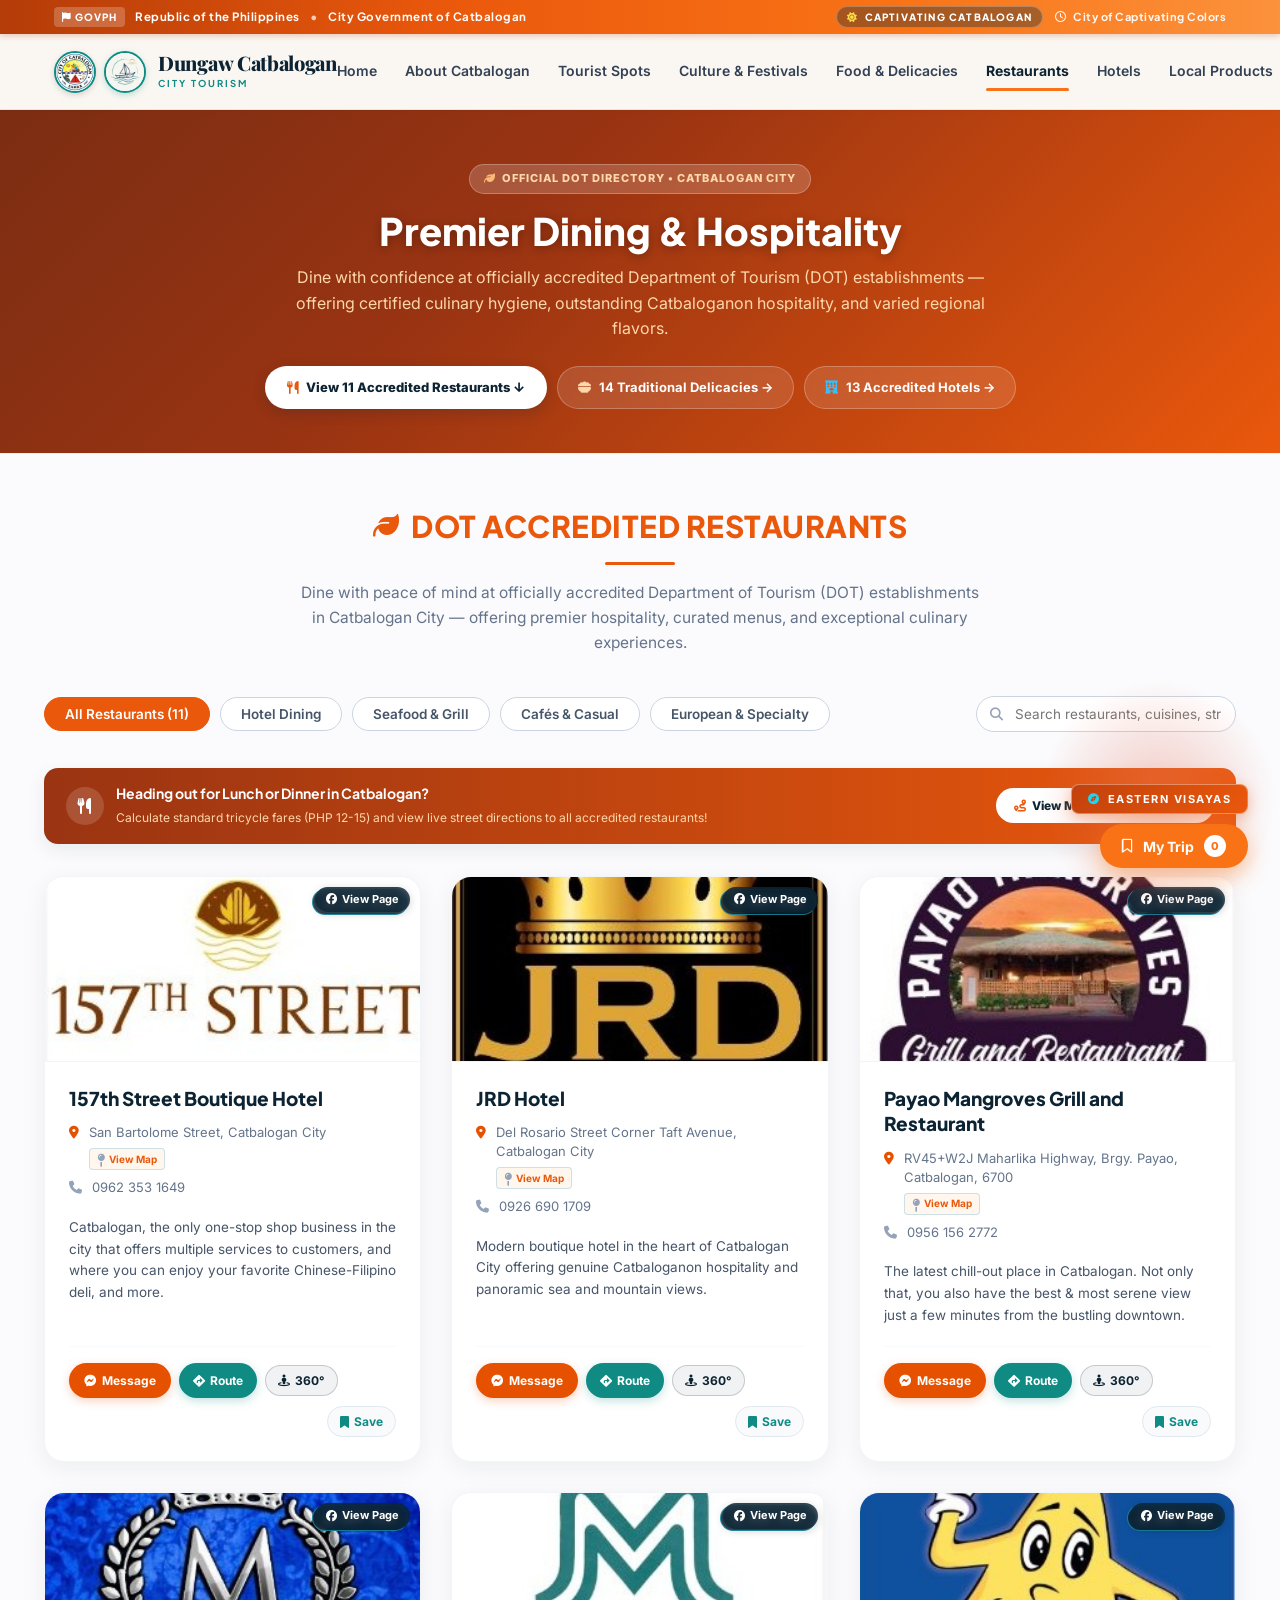
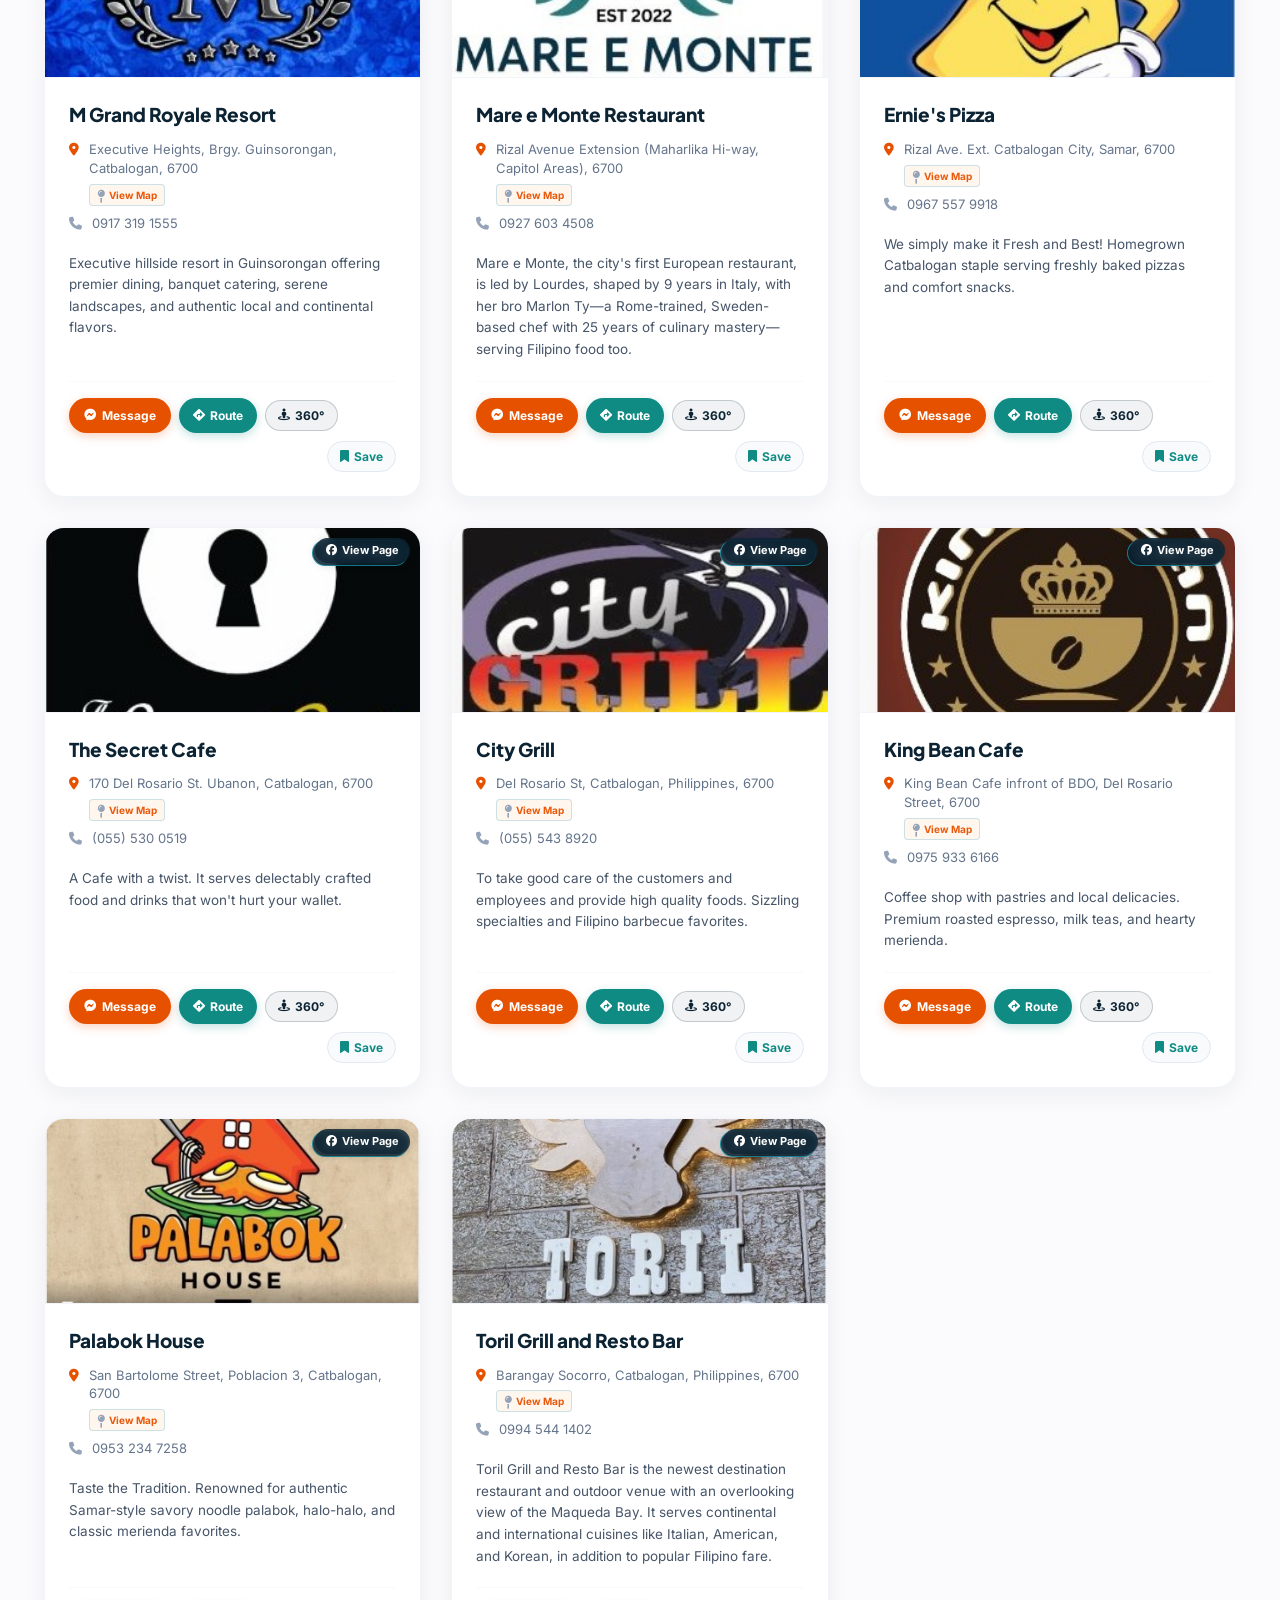
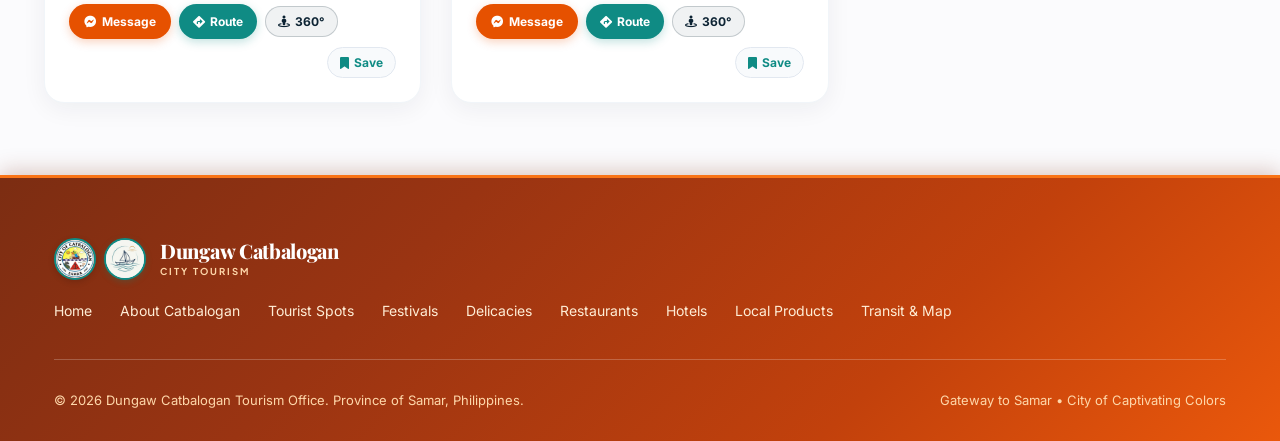
<file: restaurants.html>
<!DOCTYPE html>
<html lang="en">

<head>
  <meta charset="UTF-8">
  <meta name="viewport" content="width=device-width, initial-scale=1.0">
  <title>DOT Accredited Restaurants - Dungaw Catbalogan</title>
  <meta name="description"
    content="Discover official Department of Tourism (DOT) accredited restaurants in Catbalogan City, Samar. Explore verified menus, contact details, interactive maps, 360° views, and transit routes.">
  <link rel="preconnect" href="https://fonts.googleapis.com">
  <link rel="preconnect" href="https://fonts.gstatic.com" crossorigin>
  <link
    href="https://fonts.googleapis.com/css2?family=Playfair+Display:wght@700;800;900&family=Plus+Jakarta+Sans:wght@400;500;600;700;800&family=Inter:wght@400;500;600;700&display=swap"
    rel="stylesheet">
  <link rel="stylesheet" href="https://cdnjs.cloudflare.com/ajax/libs/font-awesome/6.5.1/css/all.min.css">
  <link rel="stylesheet" href="css/style.css?v=69">
</head>

<body class="subpage">
  <!-- ========================================================
       0. OFFICIAL LGU TOP BRAND BAR (CAPTIVATING CATBALOGAN)
       ======================================================== -->
  <div class="gov-top-bar">
    <div class="gov-top-left">
      <span class="gov-badge-ph"><i class="fa-solid fa-flag"></i> GOVPH</span>
      <span>Republic of the Philippines</span>
      <span style="opacity: 0.7;">&bull;</span>
      <span>City Government of Catbalogan</span>
    </div>
    <div class="gov-top-right">
      <span class="gov-captivating-tag">
        <i class="fa-solid fa-sun" style="color: #fde047;"></i> Captivating Catbalogan
      </span>
      <span style="font-size: 11px; opacity: 0.95;">
        <i class="fa-regular fa-clock" style="margin-right: 4px;"></i> City of Captivating Colors
      </span>
    </div>
  </div>

  <!-- ========================================================
       1. HEADER WITH DUAL LOGOS
       ======================================================== -->
  <header class="site-header">
    <a href="index.html" class="brand-logo-wrap">
      <div class="brand-logos-container">
        <img src="./images/official_logo.jpg" alt="Catbalogan Official Logo" class="brand-official-logo">
        <div class="brand-circle">
          <img src="./images/dungaw_logo.png" alt="Dungaw Catbalogan Logo">
        </div>
      </div>
      <div class="brand-text">
        <span class="brand-title">Dungaw Catbalogan</span>
        <span class="brand-sub">CITY TOURISM</span>
      </div>
    </a>

    <!-- Navigation Menu -->
    <nav class="site-nav" id="siteNav">
      <a href="index.html">Home</a>
      <a href="about.html">About Catbalogan</a>
      <a href="spots.html">Tourist Spots</a>
      <a href="culture.html">Culture &amp; Festivals</a>
      <a href="food.html">Food &amp; Delicacies</a>
      <a href="restaurants.html" class="active">Restaurants</a>
      <a href="hotels.html">Hotels</a>
      <a href="products.html">Local Products</a>
      <a href="transit.html">Transit &amp; Map</a>
    </nav>

    <button class="menu-toggle-btn" id="menuToggleBtn" aria-label="Toggle navigation menu" onclick="toggleMobileNav()">
      <i class="fa-solid fa-bars" id="menuToggleIcon"></i>
      <span class="menu-toggle-label" id="menuToggleText">NAV MENU</span>
    </button>
  </header>

  <main class="page-main">
    <!-- ========================================================
       HERO BANNER
       ======================================================== -->
    <div
      style="background: linear-gradient(135deg, #7c2d12 0%, #9a3412 40%, #ea580c 100%); padding: 54px 24px 44px; text-align: center; color: #fff; position: relative;">
      <div style="max-width: 900px; margin: 0 auto;">
        <span
          style="background: rgba(255,255,255,0.18); color: #fed7aa; border: 1px solid rgba(255,255,255,0.25); font-size: 11px; font-weight: 800; padding: 5px 14px; border-radius: 50px; text-transform: uppercase; letter-spacing: 1px; display: inline-flex; align-items: center; gap: 6px; margin-bottom: 14px;">
          <i class="fa-solid fa-leaf" style="color: #fdba74;"></i> Official DOT Directory &bull; Catbalogan City
        </span>
        <h1
          style="font-family: var(--font-heading); font-size: 38px; font-weight: 800; margin: 0 0 12px; line-height: 1.2; text-shadow: 0 2px 10px rgba(0,0,0,0.3);">
          Premier Dining &amp; Hospitality
        </h1>
        <p style="font-size: 16px; color: #fed7aa; max-width: 720px; margin: 0 auto 24px; line-height: 1.6;">
          Dine with confidence at officially accredited Department of Tourism (DOT) establishments &mdash; offering
          certified culinary hygiene, outstanding Catbaloganon hospitality, and varied regional flavors.
        </p>

        <!-- Quick Links Pill Row -->
        <div style="display: flex; justify-content: center; gap: 10px; flex-wrap: wrap;">
          <a href="#restaurants"
            style="background: #ffffff; color: #0c2333; padding: 10px 22px; border-radius: 50px; font-size: 13px; font-weight: 800; text-decoration: none; display: inline-flex; align-items: center; gap: 8px; box-shadow: 0 4px 14px rgba(12,35,51,0.2);">
            <i class="fa-solid fa-utensils" style="color: #ea580c;"></i> View 11 Accredited Restaurants &darr;
          </a>
          <a href="food.html"
            style="background: rgba(255,255,255,0.12); color: #ffffff; border: 1px solid rgba(255,255,255,0.25); padding: 10px 20px; border-radius: 50px; font-size: 13px; font-weight: 700; text-decoration: none; display: inline-flex; align-items: center; gap: 8px; backdrop-filter: blur(8px);">
            <i class="fa-solid fa-bowl-food" style="color: #fed7aa;"></i> 14 Traditional Delicacies &rarr;
          </a>
          <a href="spots.html#hotels"
            style="background: rgba(255,255,255,0.12); color: #ffffff; border: 1px solid rgba(255,255,255,0.25); padding: 10px 20px; border-radius: 50px; font-size: 13px; font-weight: 700; text-decoration: none; display: inline-flex; align-items: center; gap: 8px; backdrop-filter: blur(8px);">
            <i class="fa-solid fa-hotel" style="color: #38bdf8;"></i> 13 Accredited Hotels &rarr;
          </a>
        </div>
      </div>
    </div>

    <!-- ========================================================
       DOT ACCREDITED RESTAURANTS SECTION
       ======================================================== -->
    <section id="restaurants" class="resto-section-wrap" style="padding-top: 48px;">
      <div class="resto-container">
        <div class="resto-header-wrap">
          <h2 class="resto-section-title">
            <i class="fa-solid fa-leaf"></i> DOT ACCREDITED RESTAURANTS
          </h2>
          <div class="resto-title-line"></div>
          <p class="resto-section-subtitle">
            Dine with peace of mind at officially accredited Department of Tourism (DOT) establishments in Catbalogan
            City &mdash; offering premier hospitality, curated menus, and exceptional culinary experiences.
          </p>
        </div>

        <!-- Resto Toolbar: Categories & Search -->
        <div class="spots-toolbar">
          <div class="spots-filter-bar">
            <button type="button" class="filter-btn resto-filter-btn active" data-filter="all"
              onclick="filterRestos('all', event)">All Restaurants (11)</button>
            <button type="button" class="filter-btn resto-filter-btn" data-filter="hotel"
              onclick="filterRestos('hotel', event)">Hotel Dining</button>
            <button type="button" class="filter-btn resto-filter-btn" data-filter="grill"
              onclick="filterRestos('grill', event)">Seafood &amp; Grill</button>
            <button type="button" class="filter-btn resto-filter-btn" data-filter="cafe"
              onclick="filterRestos('cafe', event)">Caf&eacute;s &amp; Casual</button>
            <button type="button" class="filter-btn resto-filter-btn" data-filter="european"
              onclick="filterRestos('european', event)">European &amp; Specialty</button>
          </div>
          <div class="spots-search-wrap">
            <i class="fa-solid fa-magnifying-glass"></i>
            <input type="text" id="restoSearchInput" class="spots-search-input"
              placeholder="Search restaurants, cuisines, street..." oninput="searchRestos()">
          </div>
        </div>

        <!-- Food Trail Transit CTA Pill -->
        <div
          style="background: linear-gradient(90deg, #9a3412 0%, #ea580c 100%); border-radius: 14px; padding: 14px 22px; color: #fff; margin-bottom: 32px; display: flex; align-items: center; justify-content: space-between; flex-wrap: wrap; gap: 14px; box-shadow: 0 6px 18px rgba(12,35,51,0.08);">
          <div style="display: flex; align-items: center; gap: 12px;">
            <div
              style="width: 38px; height: 38px; border-radius: 50%; background: rgba(255,255,255,0.15); display: flex; align-items: center; justify-content: center; font-size: 16px;">
              <i class="fa-solid fa-utensils"></i>
            </div>
            <div>
              <strong style="display: block; font-size: 14px; font-family: var(--font-heading);">Heading out for Lunch
                or Dinner in Catbalogan?</strong>
              <span style="font-size: 12px; color: #fed7aa;">Calculate standard tricycle fares (PHP 12-15) and view live
                street directions to all accredited restaurants!</span>
            </div>
          </div>
          <a href="transit.html"
            style="background: #ffffff; color: #0c2333; padding: 8px 18px; border-radius: 50px; font-size: 12px; font-weight: 800; text-decoration: none; display: inline-flex; align-items: center; gap: 6px; transition: transform 0.2s;">
            <i class="fa-solid fa-route" style="color: #ea580c;"></i> View Map &amp; Transit Fares &rarr;
          </a>
        </div>

        <!-- Empty State Message -->
        <div id="noRestoMessage"
          style="display: none; text-align: center; padding: 50px 20px; background: #fff; border-radius: 18px; border: 1px dashed #cbd5e1; margin: 30px auto; max-width: 500px;">
          <i class="fa-solid fa-utensils"
            style="font-size: 36px; color: #ea580c; margin-bottom: 12px; display: block;"></i>
          <h3 style="margin: 0 0 6px; color: #0c2333; font-family: var(--font-heading);">No restaurants found</h3>
          <p style="color: #64748b; font-size: 14px; margin-bottom: 16px;">Try searching for another restaurant name,
            specialty, or street.</p>
          <button type="button" onclick="resetRestoFilter()"
            style="background: #ea580c; color: #fff; border: none; padding: 8px 18px; border-radius: 50px; font-weight: 700; font-size: 13px; cursor: pointer;">
            View All Restaurants
          </button>
        </div>

        <!-- 11 Restaurant Cards Grid -->
        <div class="resto-grid">
          <!-- 1. 157th Street Boutique Hotel -->
          <article class="resto-card" data-category="hotel fusion">
            <a href="https://www.facebook.com/search/top/?q=157th%20Street%20Hotel%20Catbalogan" target="_blank"
              rel="noopener noreferrer" class="resto-img-wrap" title="Visit 157th Street Boutique Hotel on Facebook">
              <img src="./images/resto_157th.jpg" alt="157th Street Boutique Hotel" class="resto-img" loading="lazy">
              <button type="button" class="btn-street-badge"
                onclick="event.preventDefault(); event.stopPropagation(); openStreetView('resto_157th')"
                title="Open 360° View & Map">
                <i class="fa-solid fa-street-view"></i> 360&deg; View
              </button>
              <span class="resto-badge-fb"><i class="fa-brands fa-facebook"></i> View Page</span>
            </a>
            <div class="resto-body">
              <h3 class="resto-name">
                <a href="https://www.facebook.com/search/top/?q=157th%20Street%20Hotel%20Catbalogan" target="_blank"
                  rel="noopener noreferrer">157th Street Boutique Hotel</a>
              </h3>
              <div class="resto-meta-row resto-loc-row">
                <i class="fa-solid fa-location-dot" style="color: #e65100;"></i>
                <a href="https://www.google.com/maps/search/?api=1&query=157th+Street+Hotel,San+Bartolome+Street,Catbalogan+City,Samar"
                  target="_blank" rel="noopener noreferrer" class="resto-loc-link"
                  title="Open Google Maps Location & Directions">
                  <span>San Bartolome Street, Catbalogan City</span>
                  <span class="resto-map-chip"><i class="fa-solid fa-map-pin"></i> View Map</span>
                </a>
              </div>
              <div class="resto-meta-row">
                <i class="fa-solid fa-phone"></i>
                <a href="tel:09623531649" class="resto-phone-link">0962 353 1649</a>
              </div>
              <p class="resto-desc">
                Catbalogan, the only one-stop shop business in the city that offers multiple services to customers, and
                where you can enjoy your favorite Chinese-Filipino deli, and more.
              </p>
              <div class="resto-actions">
                <a href="https://www.facebook.com/search/top/?q=157th%20Street%20Hotel%20Catbalogan" target="_blank"
                  rel="noopener noreferrer" class="btn-resto-message" title="Message on Facebook">
                  <i class="fa-brands fa-facebook-messenger"></i> Message
                </a>
                <a href="transit.html?to=resto_157th" class="btn-resto-route" title="Calculate Route & Commuter Fares">
                  <i class="fa-solid fa-diamond-turn-right"></i> Route
                </a>
                <button type="button" class="btn-resto-360" onclick="openStreetView('resto_157th')"
                  title="Open Interactive 360° & Map View">
                  <i class="fa-solid fa-street-view"></i> 360&deg;
                </button>
                <button type="button" class="btn-resto-save" onclick="addToTrip('Dining: 157th Street Boutique Hotel')"
                  title="Save to My Trip">
                  <i class="fa-solid fa-bookmark"></i> Save
                </button>
              </div>
            </div>
          </article>

          <!-- 2. JRD Hotel -->
          <article class="resto-card" data-category="hotel buffet">
            <a href="https://www.facebook.com/jrdhotelcatbalogan/" target="_blank" rel="noopener noreferrer"
              class="resto-img-wrap" title="Visit JRD Hotel on Facebook">
              <img src="./images/resto_jrd.jpg" alt="JRD Hotel" class="resto-img" loading="lazy">
              <button type="button" class="btn-street-badge"
                onclick="event.preventDefault(); event.stopPropagation(); openStreetView('resto_jrd')"
                title="Open 360° View & Map">
                <i class="fa-solid fa-street-view"></i> 360&deg; View
              </button>
              <span class="resto-badge-fb"><i class="fa-brands fa-facebook"></i> View Page</span>
            </a>
            <div class="resto-body">
              <h3 class="resto-name">
                <a href="https://www.facebook.com/jrdhotelcatbalogan/" target="_blank" rel="noopener noreferrer">JRD
                  Hotel</a>
              </h3>
              <div class="resto-meta-row resto-loc-row">
                <i class="fa-solid fa-location-dot" style="color: #e65100;"></i>
                <a href="https://www.google.com/maps/search/?api=1&query=JRD+Hotel,Del+Rosario+Street,Catbalogan+City,Samar"
                  target="_blank" rel="noopener noreferrer" class="resto-loc-link"
                  title="Open Google Maps Location & Directions">
                  <span>Del Rosario Street Corner Taft Avenue, Catbalogan City</span>
                  <span class="resto-map-chip"><i class="fa-solid fa-map-pin"></i> View Map</span>
                </a>
              </div>
              <div class="resto-meta-row">
                <i class="fa-solid fa-phone"></i>
                <a href="tel:09266901709" class="resto-phone-link">0926 690 1709</a>
              </div>
              <p class="resto-desc">
                Modern boutique hotel in the heart of Catbalogan City offering genuine Catbaloganon hospitality and
                panoramic sea and mountain views.
              </p>
              <div class="resto-actions">
                <a href="https://www.facebook.com/jrdhotelcatbalogan/" target="_blank" rel="noopener noreferrer"
                  class="btn-resto-message" title="Message on Facebook">
                  <i class="fa-brands fa-facebook-messenger"></i> Message
                </a>
                <a href="transit.html?to=resto_jrd" class="btn-resto-route" title="Calculate Route & Commuter Fares">
                  <i class="fa-solid fa-diamond-turn-right"></i> Route
                </a>
                <button type="button" class="btn-resto-360" onclick="openStreetView('resto_jrd')"
                  title="Open Interactive 360° & Map View">
                  <i class="fa-solid fa-street-view"></i> 360&deg;
                </button>
                <button type="button" class="btn-resto-save" onclick="addToTrip('Dining: JRD Hotel')"
                  title="Save to My Trip">
                  <i class="fa-solid fa-bookmark"></i> Save
                </button>
              </div>
            </div>
          </article>

          <!-- 3. Payao Mangroves Grill and Restaurant -->
          <article class="resto-card" data-category="grill seafood">
            <a href="https://www.facebook.com/payaomangrovesgrill" target="_blank" rel="noopener noreferrer"
              class="resto-img-wrap" title="Visit Payao Mangroves Grill on Facebook">
              <img src="./images/resto_payao.jpg" alt="Payao Mangroves Grill and Restaurant" class="resto-img"
                loading="lazy">
              <button type="button" class="btn-street-badge"
                onclick="event.preventDefault(); event.stopPropagation(); openStreetView('resto_payao')"
                title="Open 360° View & Map">
                <i class="fa-solid fa-street-view"></i> 360&deg; View
              </button>
              <span class="resto-badge-fb"><i class="fa-brands fa-facebook"></i> View Page</span>
            </a>
            <div class="resto-body">
              <h3 class="resto-name">
                <a href="https://www.facebook.com/payaomangrovesgrill" target="_blank" rel="noopener noreferrer">Payao
                  Mangroves Grill and Restaurant</a>
              </h3>
              <div class="resto-meta-row resto-loc-row">
                <i class="fa-solid fa-location-dot" style="color: #e65100;"></i>
                <a href="https://www.google.com/maps/search/?api=1&query=Payao+Mangroves+Grill,Maharlika+Highway,Catbalogan+City,Samar"
                  target="_blank" rel="noopener noreferrer" class="resto-loc-link"
                  title="Open Google Maps Location & Directions">
                  <span>RV45+W2J Maharlika Highway, Brgy. Payao, Catbalogan, 6700</span>
                  <span class="resto-map-chip"><i class="fa-solid fa-map-pin"></i> View Map</span>
                </a>
              </div>
              <div class="resto-meta-row">
                <i class="fa-solid fa-phone"></i>
                <a href="tel:09561562772" class="resto-phone-link">0956 156 2772</a>
              </div>
              <p class="resto-desc">
                The latest chill-out place in Catbalogan. Not only that, you also have the best &amp; most serene view
                just a few minutes from the bustling downtown.
              </p>
              <div class="resto-actions">
                <a href="https://www.facebook.com/payaomangrovesgrill" target="_blank" rel="noopener noreferrer"
                  class="btn-resto-message" title="Message on Facebook">
                  <i class="fa-brands fa-facebook-messenger"></i> Message
                </a>
                <a href="transit.html?to=resto_payao" class="btn-resto-route" title="Calculate Route & Commuter Fares">
                  <i class="fa-solid fa-diamond-turn-right"></i> Route
                </a>
                <button type="button" class="btn-resto-360" onclick="openStreetView('resto_payao')"
                  title="Open Interactive 360° & Map View">
                  <i class="fa-solid fa-street-view"></i> 360&deg;
                </button>
                <button type="button" class="btn-resto-save" onclick="addToTrip('Dining: Payao Mangroves Grill')"
                  title="Save to My Trip">
                  <i class="fa-solid fa-bookmark"></i> Save
                </button>
              </div>
            </div>
          </article>

          <!-- 4. M Grand Royale Resort -->
          <article class="resto-card" data-category="hotel resort filipino">
            <a href="https://www.facebook.com/M.Grand.Royale.Resort/" target="_blank" rel="noopener noreferrer"
              class="resto-img-wrap" title="Visit M Grand Royale Resort on Facebook">
              <img src="./images/resto_mgrand.jpg" alt="M Grand Royale Resort" class="resto-img" loading="lazy">
              <button type="button" class="btn-street-badge"
                onclick="event.preventDefault(); event.stopPropagation(); openStreetView('resto_mgrand')"
                title="Open 360° View & Map">
                <i class="fa-solid fa-street-view"></i> 360&deg; View
              </button>
              <span class="resto-badge-fb"><i class="fa-brands fa-facebook"></i> View Page</span>
            </a>
            <div class="resto-body">
              <h3 class="resto-name">
                <a href="https://www.facebook.com/M.Grand.Royale.Resort/" target="_blank" rel="noopener noreferrer">M
                  Grand Royale Resort</a>
              </h3>
              <div class="resto-meta-row resto-loc-row">
                <i class="fa-solid fa-location-dot" style="color: #e65100;"></i>
                <a href="https://www.google.com/maps/search/?api=1&query=M+Grand+Royale+Resort,Guinsorongan,Catbalogan+City,Samar"
                  target="_blank" rel="noopener noreferrer" class="resto-loc-link"
                  title="Open Google Maps Location & Directions">
                  <span>Executive Heights, Brgy. Guinsorongan, Catbalogan, 6700</span>
                  <span class="resto-map-chip"><i class="fa-solid fa-map-pin"></i> View Map</span>
                </a>
              </div>
              <div class="resto-meta-row">
                <i class="fa-solid fa-phone"></i>
                <a href="tel:09173191555" class="resto-phone-link">0917 319 1555</a>
              </div>
              <p class="resto-desc">
                Executive hillside resort in Guinsorongan offering premier dining, banquet catering, serene landscapes,
                and authentic local and continental flavors.
              </p>
              <div class="resto-actions">
                <a href="https://www.facebook.com/M.Grand.Royale.Resort/" target="_blank" rel="noopener noreferrer"
                  class="btn-resto-message" title="Message on Facebook">
                  <i class="fa-brands fa-facebook-messenger"></i> Message
                </a>
                <a href="transit.html?to=resto_mgrand" class="btn-resto-route" title="Calculate Route & Commuter Fares">
                  <i class="fa-solid fa-diamond-turn-right"></i> Route
                </a>
                <button type="button" class="btn-resto-360" onclick="openStreetView('resto_mgrand')"
                  title="Open Interactive 360° & Map View">
                  <i class="fa-solid fa-street-view"></i> 360&deg;
                </button>
                <button type="button" class="btn-resto-save" onclick="addToTrip('Dining: M Grand Royale Resort')"
                  title="Save to My Trip">
                  <i class="fa-solid fa-bookmark"></i> Save
                </button>
              </div>
            </div>
          </article>

          <!-- 5. Mare e Monte Restaurant -->
          <article class="resto-card" data-category="european italian specialty">
            <a href="https://www.facebook.com/search/top/?q=Mare%20e%20Monte%20Restaurant%20Catbalogan" target="_blank"
              rel="noopener noreferrer" class="resto-img-wrap" title="Visit Mare e Monte Restaurant on Facebook">
              <img src="./images/resto_mare_monte.jpg" alt="Mare e Monte Restaurant" class="resto-img" loading="lazy">
              <button type="button" class="btn-street-badge"
                onclick="event.preventDefault(); event.stopPropagation(); openStreetView('resto_mare_monte')"
                title="Open 360° View & Map">
                <i class="fa-solid fa-street-view"></i> 360&deg; View
              </button>
              <span class="resto-badge-fb"><i class="fa-brands fa-facebook"></i> View Page</span>
            </a>
            <div class="resto-body">
              <h3 class="resto-name">
                <a href="https://www.facebook.com/search/top/?q=Mare%20e%20Monte%20Restaurant%20Catbalogan"
                  target="_blank" rel="noopener noreferrer">Mare e Monte Restaurant</a>
              </h3>
              <div class="resto-meta-row resto-loc-row">
                <i class="fa-solid fa-location-dot" style="color: #e65100;"></i>
                <a href="https://www.google.com/maps/search/?api=1&query=Mare+e+Monte+Restaurant,Rizal+Avenue+Extension,Catbalogan+City,Samar"
                  target="_blank" rel="noopener noreferrer" class="resto-loc-link"
                  title="Open Google Maps Location & Directions">
                  <span>Rizal Avenue Extension (Maharlika Hi-way, Capitol Areas), 6700</span>
                  <span class="resto-map-chip"><i class="fa-solid fa-map-pin"></i> View Map</span>
                </a>
              </div>
              <div class="resto-meta-row">
                <i class="fa-solid fa-phone"></i>
                <a href="tel:09276034508" class="resto-phone-link">0927 603 4508</a>
              </div>
              <p class="resto-desc">
                Mare e Monte, the city's first European restaurant, is led by Lourdes, shaped by 9 years in Italy, with
                her bro Marlon Ty&mdash;a Rome-trained, Sweden-based chef with 25 years of culinary
                mastery&mdash;serving Filipino food too.
              </p>
              <div class="resto-actions">
                <a href="https://www.facebook.com/search/top/?q=Mare%20e%20Monte%20Restaurant%20Catbalogan"
                  target="_blank" rel="noopener noreferrer" class="btn-resto-message" title="Message on Facebook">
                  <i class="fa-brands fa-facebook-messenger"></i> Message
                </a>
                <a href="transit.html?to=resto_mare_monte" class="btn-resto-route"
                  title="Calculate Route & Commuter Fares">
                  <i class="fa-solid fa-diamond-turn-right"></i> Route
                </a>
                <button type="button" class="btn-resto-360" onclick="openStreetView('resto_mare_monte')"
                  title="Open Interactive 360° & Map View">
                  <i class="fa-solid fa-street-view"></i> 360&deg;
                </button>
                <button type="button" class="btn-resto-save" onclick="addToTrip('Dining: Mare e Monte Restaurant')"
                  title="Save to My Trip">
                  <i class="fa-solid fa-bookmark"></i> Save
                </button>
              </div>
            </div>
          </article>

          <!-- 6. Ernie's Pizza -->
          <article class="resto-card" data-category="cafe casual pizza">
            <a href="https://www.facebook.com/search/top/?q=Ernie%27s%20Pizza%20Catbalogan" target="_blank"
              rel="noopener noreferrer" class="resto-img-wrap" title="Visit Ernie's Pizza on Facebook">
              <img src="./images/resto_ernies.jpg" alt="Ernie's Pizza" class="resto-img" loading="lazy">
              <button type="button" class="btn-street-badge"
                onclick="event.preventDefault(); event.stopPropagation(); openStreetView('resto_ernies')"
                title="Open 360° View & Map">
                <i class="fa-solid fa-street-view"></i> 360&deg; View
              </button>
              <span class="resto-badge-fb"><i class="fa-brands fa-facebook"></i> View Page</span>
            </a>
            <div class="resto-body">
              <h3 class="resto-name">
                <a href="https://www.facebook.com/search/top/?q=Ernie%27s%20Pizza%20Catbalogan" target="_blank"
                  rel="noopener noreferrer">Ernie's Pizza</a>
              </h3>
              <div class="resto-meta-row resto-loc-row">
                <i class="fa-solid fa-location-dot" style="color: #e65100;"></i>
                <a href="https://www.google.com/maps/search/?api=1&query=Ernies+Pizza,Rizal+Avenue+Extension,Catbalogan+City,Samar"
                  target="_blank" rel="noopener noreferrer" class="resto-loc-link"
                  title="Open Google Maps Location & Directions">
                  <span>Rizal Ave. Ext. Catbalogan City, Samar, 6700</span>
                  <span class="resto-map-chip"><i class="fa-solid fa-map-pin"></i> View Map</span>
                </a>
              </div>
              <div class="resto-meta-row">
                <i class="fa-solid fa-phone"></i>
                <a href="tel:09675579918" class="resto-phone-link">0967 557 9918</a>
              </div>
              <p class="resto-desc">
                We simply make it Fresh and Best! Homegrown Catbalogan staple serving freshly baked pizzas and comfort
                snacks.
              </p>
              <div class="resto-actions">
                <a href="https://www.facebook.com/search/top/?q=Ernie%27s%20Pizza%20Catbalogan" target="_blank"
                  rel="noopener noreferrer" class="btn-resto-message" title="Message on Facebook">
                  <i class="fa-brands fa-facebook-messenger"></i> Message
                </a>
                <a href="transit.html?to=resto_ernies" class="btn-resto-route" title="Calculate Route & Commuter Fares">
                  <i class="fa-solid fa-diamond-turn-right"></i> Route
                </a>
                <button type="button" class="btn-resto-360" onclick="openStreetView('resto_ernies')"
                  title="Open Interactive 360° & Map View">
                  <i class="fa-solid fa-street-view"></i> 360&deg;
                </button>
                <button type="button" class="btn-resto-save" onclick="addToTrip('Dining: Ernie\'s Pizza')"
                  title="Save to My Trip">
                  <i class="fa-solid fa-bookmark"></i> Save
                </button>
              </div>
            </div>
          </article>

          <!-- 7. The Secret Cafe -->
          <article class="resto-card" data-category="cafe coffee casual">
            <a href="https://www.facebook.com/search/top/?q=The%20Secret%20Cafe%20Catbalogan" target="_blank"
              rel="noopener noreferrer" class="resto-img-wrap" title="Visit The Secret Cafe on Facebook">
              <img src="./images/resto_secret_cafe.jpg" alt="The Secret Cafe" class="resto-img" loading="lazy">
              <button type="button" class="btn-street-badge"
                onclick="event.preventDefault(); event.stopPropagation(); openStreetView('resto_secret_cafe')"
                title="Open 360° View & Map">
                <i class="fa-solid fa-street-view"></i> 360&deg; View
              </button>
              <span class="resto-badge-fb"><i class="fa-brands fa-facebook"></i> View Page</span>
            </a>
            <div class="resto-body">
              <h3 class="resto-name">
                <a href="https://www.facebook.com/search/top/?q=The%20Secret%20Cafe%20Catbalogan" target="_blank"
                  rel="noopener noreferrer">The Secret Cafe</a>
              </h3>
              <div class="resto-meta-row resto-loc-row">
                <i class="fa-solid fa-location-dot" style="color: #e65100;"></i>
                <a href="https://www.google.com/maps/search/?api=1&query=The+Secret+Cafe,170+Del+Rosario+Street,Catbalogan+City,Samar"
                  target="_blank" rel="noopener noreferrer" class="resto-loc-link"
                  title="Open Google Maps Location & Directions">
                  <span>170 Del Rosario St. Ubanon, Catbalogan, 6700</span>
                  <span class="resto-map-chip"><i class="fa-solid fa-map-pin"></i> View Map</span>
                </a>
              </div>
              <div class="resto-meta-row">
                <i class="fa-solid fa-phone"></i>
                <a href="tel:0555300519" class="resto-phone-link">(055) 530 0519</a>
              </div>
              <p class="resto-desc">
                A Cafe with a twist. It serves delectably crafted food and drinks that won't hurt your wallet.
              </p>
              <div class="resto-actions">
                <a href="https://www.facebook.com/search/top/?q=The%20Secret%20Cafe%20Catbalogan" target="_blank"
                  rel="noopener noreferrer" class="btn-resto-message" title="Message on Facebook">
                  <i class="fa-brands fa-facebook-messenger"></i> Message
                </a>
                <a href="transit.html?to=resto_secret_cafe" class="btn-resto-route"
                  title="Calculate Route & Commuter Fares">
                  <i class="fa-solid fa-diamond-turn-right"></i> Route
                </a>
                <button type="button" class="btn-resto-360" onclick="openStreetView('resto_secret_cafe')"
                  title="Open Interactive 360° & Map View">
                  <i class="fa-solid fa-street-view"></i> 360&deg;
                </button>
                <button type="button" class="btn-resto-save" onclick="addToTrip('Dining: The Secret Cafe')"
                  title="Save to My Trip">
                  <i class="fa-solid fa-bookmark"></i> Save
                </button>
              </div>
            </div>
          </article>

          <!-- 8. City Grill -->
          <article class="resto-card" data-category="grill seafood filipino">
            <a href="https://www.facebook.com/CityGrillCatbalogan" target="_blank" rel="noopener noreferrer"
              class="resto-img-wrap" title="Visit City Grill on Facebook">
              <img src="./images/resto_city_grill.jpg" alt="City Grill" class="resto-img" loading="lazy">
              <button type="button" class="btn-street-badge"
                onclick="event.preventDefault(); event.stopPropagation(); openStreetView('resto_city_grill')"
                title="Open 360° View & Map">
                <i class="fa-solid fa-street-view"></i> 360&deg; View
              </button>
              <span class="resto-badge-fb"><i class="fa-brands fa-facebook"></i> View Page</span>
            </a>
            <div class="resto-body">
              <h3 class="resto-name">
                <a href="https://www.facebook.com/CityGrillCatbalogan" target="_blank" rel="noopener noreferrer">City
                  Grill</a>
              </h3>
              <div class="resto-meta-row resto-loc-row">
                <i class="fa-solid fa-location-dot" style="color: #e65100;"></i>
                <a href="https://www.google.com/maps/search/?api=1&query=City+Grill,Del+Rosario+Street,Catbalogan+City,Samar"
                  target="_blank" rel="noopener noreferrer" class="resto-loc-link"
                  title="Open Google Maps Location & Directions">
                  <span>Del Rosario St, Catbalogan, Philippines, 6700</span>
                  <span class="resto-map-chip"><i class="fa-solid fa-map-pin"></i> View Map</span>
                </a>
              </div>
              <div class="resto-meta-row">
                <i class="fa-solid fa-phone"></i>
                <a href="tel:0555438920" class="resto-phone-link">(055) 543 8920</a>
              </div>
              <p class="resto-desc">
                To take good care of the customers and employees and provide high quality foods. Sizzling specialties
                and Filipino barbecue favorites.
              </p>
              <div class="resto-actions">
                <a href="https://www.facebook.com/CityGrillCatbalogan" target="_blank" rel="noopener noreferrer"
                  class="btn-resto-message" title="Message on Facebook">
                  <i class="fa-brands fa-facebook-messenger"></i> Message
                </a>
                <a href="transit.html?to=resto_city_grill" class="btn-resto-route"
                  title="Calculate Route & Commuter Fares">
                  <i class="fa-solid fa-diamond-turn-right"></i> Route
                </a>
                <button type="button" class="btn-resto-360" onclick="openStreetView('resto_city_grill')"
                  title="Open Interactive 360° & Map View">
                  <i class="fa-solid fa-street-view"></i> 360&deg;
                </button>
                <button type="button" class="btn-resto-save" onclick="addToTrip('Dining: City Grill')"
                  title="Save to My Trip">
                  <i class="fa-solid fa-bookmark"></i> Save
                </button>
              </div>
            </div>
          </article>

          <!-- 9. King Bean Cafe -->
          <article class="resto-card" data-category="cafe coffee casual">
            <a href="https://www.facebook.com/search/top/?q=King%20Bean%20Cafe%20Catbalogan" target="_blank"
              rel="noopener noreferrer" class="resto-img-wrap" title="Visit King Bean Cafe on Facebook">
              <img src="./images/resto_king_bean.jpg" alt="King Bean Cafe" class="resto-img" loading="lazy">
              <button type="button" class="btn-street-badge"
                onclick="event.preventDefault(); event.stopPropagation(); openStreetView('resto_king_bean')"
                title="Open 360° View & Map">
                <i class="fa-solid fa-street-view"></i> 360&deg; View
              </button>
              <span class="resto-badge-fb"><i class="fa-brands fa-facebook"></i> View Page</span>
            </a>
            <div class="resto-body">
              <h3 class="resto-name">
                <a href="https://www.facebook.com/search/top/?q=King%20Bean%20Cafe%20Catbalogan" target="_blank"
                  rel="noopener noreferrer">King Bean Cafe</a>
              </h3>
              <div class="resto-meta-row resto-loc-row">
                <i class="fa-solid fa-location-dot" style="color: #e65100;"></i>
                <a href="https://www.google.com/maps/search/?api=1&query=King+Bean+Cafe,Del+Rosario+Street,Catbalogan+City,Samar"
                  target="_blank" rel="noopener noreferrer" class="resto-loc-link"
                  title="Open Google Maps Location & Directions">
                  <span>King Bean Cafe infront of BDO, Del Rosario Street, 6700</span>
                  <span class="resto-map-chip"><i class="fa-solid fa-map-pin"></i> View Map</span>
                </a>
              </div>
              <div class="resto-meta-row">
                <i class="fa-solid fa-phone"></i>
                <a href="tel:09759336166" class="resto-phone-link">0975 933 6166</a>
              </div>
              <p class="resto-desc">
                Coffee shop with pastries and local delicacies. Premium roasted espresso, milk teas, and hearty
                merienda.
              </p>
              <div class="resto-actions">
                <a href="https://www.facebook.com/search/top/?q=King%20Bean%20Cafe%20Catbalogan" target="_blank"
                  rel="noopener noreferrer" class="btn-resto-message" title="Message on Facebook">
                  <i class="fa-brands fa-facebook-messenger"></i> Message
                </a>
                <a href="transit.html?to=resto_king_bean" class="btn-resto-route"
                  title="Calculate Route & Commuter Fares">
                  <i class="fa-solid fa-diamond-turn-right"></i> Route
                </a>
                <button type="button" class="btn-resto-360" onclick="openStreetView('resto_king_bean')"
                  title="Open Interactive 360° & Map View">
                  <i class="fa-solid fa-street-view"></i> 360&deg;
                </button>
                <button type="button" class="btn-resto-save" onclick="addToTrip('Dining: King Bean Cafe')"
                  title="Save to My Trip">
                  <i class="fa-solid fa-bookmark"></i> Save
                </button>
              </div>
            </div>
          </article>

          <!-- 10. Palabok House -->
          <article class="resto-card" data-category="cafe casual filipino noodle">
            <a href="https://www.facebook.com/search/top/?q=Palabok%20House%20Catbalogan" target="_blank"
              rel="noopener noreferrer" class="resto-img-wrap" title="Visit Palabok House on Facebook">
              <img src="./images/resto_palabok.jpg" alt="Palabok House" class="resto-img" loading="lazy">
              <button type="button" class="btn-street-badge"
                onclick="event.preventDefault(); event.stopPropagation(); openStreetView('resto_palabok')"
                title="Open 360° View & Map">
                <i class="fa-solid fa-street-view"></i> 360&deg; View
              </button>
              <span class="resto-badge-fb"><i class="fa-brands fa-facebook"></i> View Page</span>
            </a>
            <div class="resto-body">
              <h3 class="resto-name">
                <a href="https://www.facebook.com/search/top/?q=Palabok%20House%20Catbalogan" target="_blank"
                  rel="noopener noreferrer">Palabok House</a>
              </h3>
              <div class="resto-meta-row resto-loc-row">
                <i class="fa-solid fa-location-dot" style="color: #e65100;"></i>
                <a href="https://www.google.com/maps/search/?api=1&query=Palabok+House,San+Bartolome+Street,Catbalogan+City,Samar"
                  target="_blank" rel="noopener noreferrer" class="resto-loc-link"
                  title="Open Google Maps Location & Directions">
                  <span>San Bartolome Street, Poblacion 3, Catbalogan, 6700</span>
                  <span class="resto-map-chip"><i class="fa-solid fa-map-pin"></i> View Map</span>
                </a>
              </div>
              <div class="resto-meta-row">
                <i class="fa-solid fa-phone"></i>
                <a href="tel:09532347258" class="resto-phone-link">0953 234 7258</a>
              </div>
              <p class="resto-desc">
                Taste the Tradition. Renowned for authentic Samar-style savory noodle palabok, halo-halo, and classic
                merienda favorites.
              </p>
              <div class="resto-actions">
                <a href="https://www.facebook.com/search/top/?q=Palabok%20House%20Catbalogan" target="_blank"
                  rel="noopener noreferrer" class="btn-resto-message" title="Message on Facebook">
                  <i class="fa-brands fa-facebook-messenger"></i> Message
                </a>
                <a href="transit.html?to=resto_palabok" class="btn-resto-route"
                  title="Calculate Route & Commuter Fares">
                  <i class="fa-solid fa-diamond-turn-right"></i> Route
                </a>
                <button type="button" class="btn-resto-360" onclick="openStreetView('resto_palabok')"
                  title="Open Interactive 360° & Map View">
                  <i class="fa-solid fa-street-view"></i> 360&deg;
                </button>
                <button type="button" class="btn-resto-save" onclick="addToTrip('Dining: Palabok House')"
                  title="Save to My Trip">
                  <i class="fa-solid fa-bookmark"></i> Save
                </button>
              </div>
            </div>
          </article>

          <!-- 11. Toril Grill and Resto Bar -->
          <article class="resto-card" data-category="grill bar seafood">
            <a href="https://www.facebook.com/torilgrillandrestobar" target="_blank" rel="noopener noreferrer"
              class="resto-img-wrap" title="Visit Toril Grill and Resto Bar on Facebook">
              <img src="./images/resto_toril.jpg" alt="Toril Grill and Resto Bar" class="resto-img" loading="lazy">
              <button type="button" class="btn-street-badge"
                onclick="event.preventDefault(); event.stopPropagation(); openStreetView('resto_toril')"
                title="Open 360° View & Map">
                <i class="fa-solid fa-street-view"></i> 360&deg; View
              </button>
              <span class="resto-badge-fb"><i class="fa-brands fa-facebook"></i> View Page</span>
            </a>
            <div class="resto-body">
              <h3 class="resto-name">
                <a href="https://www.facebook.com/torilgrillandrestobar" target="_blank" rel="noopener noreferrer">Toril
                  Grill and Resto Bar</a>
              </h3>
              <div class="resto-meta-row resto-loc-row">
                <i class="fa-solid fa-location-dot" style="color: #e65100;"></i>
                <a href="https://www.google.com/maps/search/?api=1&query=Toril+Grill+and+Resto+Bar,Socorro,Catbalogan+City,Samar"
                  target="_blank" rel="noopener noreferrer" class="resto-loc-link"
                  title="Open Google Maps Location & Directions">
                  <span>Barangay Socorro, Catbalogan, Philippines, 6700</span>
                  <span class="resto-map-chip"><i class="fa-solid fa-map-pin"></i> View Map</span>
                </a>
              </div>
              <div class="resto-meta-row">
                <i class="fa-solid fa-phone"></i>
                <a href="tel:09945441402" class="resto-phone-link">0994 544 1402</a>
              </div>
              <p class="resto-desc">
                Toril Grill and Resto Bar is the newest destination restaurant and outdoor venue with an overlooking
                view of the Maqueda Bay. It serves continental and international cuisines like Italian, American, and
                Korean, in addition to popular Filipino fare.
              </p>
              <div class="resto-actions">
                <a href="https://www.facebook.com/torilgrillandrestobar" target="_blank" rel="noopener noreferrer"
                  class="btn-resto-message" title="Message on Facebook">
                  <i class="fa-brands fa-facebook-messenger"></i> Message
                </a>
                <a href="transit.html?to=resto_toril" class="btn-resto-route" title="Calculate Route & Commuter Fares">
                  <i class="fa-solid fa-diamond-turn-right"></i> Route
                </a>
                <button type="button" class="btn-resto-360" onclick="openStreetView('resto_toril')"
                  title="Open Interactive 360° & Map View">
                  <i class="fa-solid fa-street-view"></i> 360&deg;
                </button>
                <button type="button" class="btn-resto-save" onclick="addToTrip('Dining: Toril Grill and Resto Bar')"
                  title="Save to My Trip">
                  <i class="fa-solid fa-bookmark"></i> Save
                </button>
              </div>
            </div>
          </article>
        </div>


      </div>
    </section>
  </main>

  <div class="hero-floating-right">
    <button class="badge-eastern-visayas" onclick="openRegionModal()" title="View location &amp; travel guide">
      <i class="fa-solid fa-compass" style="color: var(--teal-light);"></i> EASTERN VISAYAS
    </button>
    <button class="btn-my-trip" onclick="toggleTripDrawer()">
      <i class="fa-regular fa-bookmark"></i>
      <span>My Trip</span>
      <span class="badge-trip-count" id="tripCountBadge">0</span>
    </button>
  </div>

  <!-- ========================================================
       FOOTER
       ======================================================== -->
  <footer class="site-footer">
    <div class="footer-top">
      <div class="footer-brand">
        <div class="brand-logos-container">
          <img src="./images/official_logo.jpg" alt="Catbalogan Official Logo" class="brand-official-logo">
          <div class="brand-circle">
            <img src="./images/dungaw_logo.png" alt="Dungaw Catbalogan Logo">
          </div>
        </div>
        <div class="brand-text">
          <span class="brand-title">Dungaw Catbalogan</span>
          <span class="brand-sub" style="color: #fed7aa;">CITY TOURISM</span>
        </div>
      </div>

      <div class="footer-links">
        <a href="index.html">Home</a>
        <a href="about.html">About Catbalogan</a>
        <a href="spots.html">Tourist Spots</a>
        <a href="culture.html">Festivals</a>
        <a href="food.html">Delicacies</a>
        <a href="restaurants.html">Restaurants</a>
        <a href="hotels.html">Hotels</a>
        <a href="products.html">Local Products</a>
        <a href="transit.html">Transit &amp; Map</a>
      </div>
    </div>

    <div class="footer-bottom">
      <p>&copy; 2026 Dungaw Catbalogan Tourism Office. Province of Samar, Philippines.</p>
      <p>Gateway to Samar &bull; City of Captivating Colors</p>
    </div>
  </footer>

  <!-- ========================================================
       INTERACTIVE "MY TRIP" DRAWER
       ======================================================== -->
  <div class="trip-drawer-backdrop" id="tripDrawerBackdrop" onclick="closeTripDrawerOnOutside(event)">
    <div class="trip-drawer" id="tripDrawer">
      <div class="drawer-header">
        <h3><i class="fa-solid fa-bookmark" style="color: var(--teal-primary); margin-right: 8px;"></i>My Trip Planner
        </h3>
        <button class="drawer-close-btn" aria-label="Close drawer" onclick="toggleTripDrawer()">&times;</button>
      </div>
      <div class="drawer-body">
        <div class="drawer-list-header">
          <p style="font-size: 13.5px; color: #64748b;">Saved items for your Catbalogan trip:</p>
          <button type="button" class="btn-clear-all" id="clearTripsBtn" onclick="clearAllTrips()">Clear All</button>
        </div>
        <div id="savedTripList"></div>

        <form class="drawer-form" id="tripInquiryForm" onsubmit="event.preventDefault(); openOnScreenItinerary();">
          <div class="drawer-field">
            <label for="visitorName">Your Name / Group Name</label>
            <input type="text" id="visitorName" placeholder="e.g. Juan Dela Cruz &amp; Family">
          </div>
          <div class="drawer-field">
            <label for="visitDate">Preferred Travel Date</label>
            <input type="date" id="visitDate">
          </div>
        </form>
      </div>
      <div class="drawer-footer">
        <a href="transit.html"
          style="display: flex; align-items: center; justify-content: center; gap: 8px; width: 100%; padding: 11px; border-radius: 10px; background: #0f8b84; color: #fff; font-size: 13px; font-weight: 700; text-decoration: none; margin-bottom: 8px;">
          <i class="fa-solid fa-route"></i> Track Route &amp; Vehicles on Map
        </a>
        <button type="button" class="btn-submit-trip" onclick="openOnScreenItinerary()">
          <i class="fa-solid fa-receipt" style="margin-right: 6px;"></i> View &amp; Print My Itinerary
        </button>
      </div>
    </div>
  </div>

  <!-- ========================================================
       FESTIVAL SCHEDULE MODAL
       ======================================================== -->
  <div class="modal-backdrop" id="scheduleModal" onclick="if(event.target===this) toggleScheduleModal()">
    <div class="modal-card">
      <div class="drawer-header">
        <h3><i class="fa-solid fa-calendar-days" style="color: var(--teal-primary); margin-right: 8px;"></i>Manaragat
          Festival Highlights</h3>
        <button class="drawer-close-btn" aria-label="Close modal" onclick="toggleScheduleModal()">&times;</button>
      </div>
      <div class="drawer-body">
        <div class="schedule-item"><strong>Aug 1 &ndash; Aug 10</strong><span>Opening Parade &amp; Trade Fair (City
            Plaza)</span></div>
        <div class="schedule-item"><strong>Aug 15 &ndash; Aug 20</strong><span>Cultural Night &amp; Mutya han
            Katbalogan</span></div>
        <div class="schedule-item"><strong>Aug 22</strong><span>Grand Street Dancing Competition &amp; Ritual
            Presentation</span></div>
        <div class="schedule-item"><strong>Aug 24</strong><span>Feast Day of St. Bartholomew the Apostle (Cathedral
            Pontifical Mass)</span></div>
        <div class="schedule-item"><strong>Aug 25</strong><span>Fluvial Procession along Maqueda Bay</span></div>
      </div>
    </div>
  </div>

  <!-- ========================================================
       EASTERN VISAYAS REGION MODAL
       ======================================================== -->
  <div class="modal-backdrop" id="regionModal" onclick="if(event.target===this) closeRegionModal()">
    <div class="modal-card">
      <div class="drawer-header">
        <h3><i class="fa-solid fa-compass" style="color: var(--teal-primary); margin-right: 8px;"></i>Eastern Visayas
          &bull; Region VIII</h3>
        <button class="drawer-close-btn" aria-label="Close modal" onclick="closeRegionModal()">&times;</button>
      </div>
      <div class="drawer-body">
        <p style="font-size: 14px; color: #475569; margin-bottom: 12px;">
          Catbalogan City is the provincial capital of <strong>Samar Province</strong>, strategically situated along
          Maqueda Bay in Eastern Visayas (Region VIII).
        </p>
        <div style="background: #f8fafc; border-radius: 12px; padding: 14px; font-size: 13.5px; color: #334155;">
          <p><strong>Province:</strong> Samar (Western Samar)</p>
          <p><strong>Region:</strong> Region VIII (Eastern Visayas)</p>
          <p><strong>Primary Gateway:</strong> Maharlika Highway (AH26) &amp; Catbalogan Port</p>
          <p><strong>Nearest Airport:</strong> Calbayog Airport (approx. 1.5 hrs north) / Tacloban DZR Airport (approx.
            2.5 hrs south)</p>
        </div>
      </div>
    </div>
  </div>

  <!-- ========================================================
       INTERACTIVE 360° STREET VIEW & MAP EXPLORER MODAL
       ======================================================== -->
  <div class="sv-modal" id="streetViewModal" role="dialog" aria-modal="true" aria-label="Map and Street View Explorer">
    <!-- Top Control Bar (Cleanly above map, never overlaps WordPress Admin Bar) -->
    <div class="sv-topbar">
      <div class="sv-topbar-info">
        <div class="sv-info-eyebrow">
          <i class="fa-solid fa-location-dot"></i>
          <span id="svCategoryLabel">CATBALOGAN MAP &amp; STREET VIEW</span>
          <span id="svStepLabel" style="color: #94a3b8;">1 / 11</span>
        </div>
        <div class="sv-info-title" id="svTitle">Catbalogan City</div>
        <div class="sv-info-sub" id="svSubtitle">Interactive Map &amp; Viewpoint Explorer</div>
      </div>

      <!-- View Mode Switcher -->
      <div class="sv-mode-tabs" role="tablist">
        <button type="button" class="sv-mode-btn active" data-mode="split" onclick="svSetMode('split')">
          <i class="fa-solid fa-table-columns"></i> Map + View
        </button>
        <button type="button" class="sv-mode-btn" data-mode="map" onclick="svSetMode('map')">
          <i class="fa-solid fa-map"></i> Map Only
        </button>
        <button type="button" class="sv-mode-btn" data-mode="street" onclick="svSetMode('street')">
          <i class="fa-solid fa-street-view"></i> Google Street View
        </button>
        <button type="button" class="sv-mode-btn" data-mode="photo" onclick="svSetMode('photo')">
          <i class="fa-solid fa-camera-rotate"></i> Photo 360&deg;
        </button>
      </div>

      <div class="sv-top-actions">
        <button type="button" class="sv-hud-btn" id="svMapLayerBtn" onclick="svToggleMapLayer()"
          title="Switch Road / Satellite">
          <i class="fa-solid fa-layer-group"></i> <span id="svMapLayerLabel">Satellite</span>
        </button>
        <a id="svGoogleMapsLink" href="https://www.google.com/maps/search/?api=1&query=Catbalogan+City+Samar"
          target="_blank" rel="noopener" class="sv-hud-btn">
          <i class="fa-solid fa-arrow-up-right-from-square" style="color: var(--teal-light);"></i> Open Maps
        </a>
        <button type="button" class="sv-hud-btn sv-minimize-header-btn" id="svToggleMinimizeBtn" onclick="svToggleTopbarMinimize()" title="Minimize / Hide header for full map focus">
          <i class="fa-solid fa-compress" id="svMinimizeIcon"></i> <span id="svMinimizeText">Minimize</span>
        </button>
        <button type="button" class="sv-close-btn" aria-label="Close Street View"
          onclick="closeStreetView()">&times;</button>
      </div>
    </div>

    
    <!-- Floating Minimal HUD Pill when Topbar is Minimized / Hidden -->
    <div class="sv-topbar-restore-pill" id="svTopbarRestorePill" style="display: none;">
      <div class="sv-pill-main" onclick="svToggleTopbarMinimize()" title="Click to expand controls and modes">
        <i class="fa-solid fa-location-dot" style="color: #f97316;"></i>
        <span class="sv-pill-title" id="svPillTitle">Catbalogan City</span>
        <span class="sv-pill-expand"><i class="fa-solid fa-chevron-down"></i> Expand Controls</span>
      </div>
      <div class="sv-pill-quick-actions">
        <button type="button" class="sv-pill-quick-btn" onclick="svToggleMapLayer()" title="Switch Satellite / Road">
          <i class="fa-solid fa-layer-group"></i>
        </button>
        <button type="button" class="sv-pill-quick-btn sv-pill-close-btn" onclick="closeStreetView()" title="Close Map Explorer">
          <i class="fa-solid fa-xmark"></i>
        </button>
      </div>
    </div>

    <!-- Split Stage: Real Interactive Google Map + Interactive Street View / Photo 360 -->
    <div class="sv-stage" id="svStage">
      <!-- Left Pane: Real Google Map with Location Pin -->
      <div class="sv-map-pane">
        <div class="sv-map-badge">
          <i class="fa-solid fa-map-pin" style="color: var(--coral-accent);"></i>
          <span id="svMapPinLabel">Catbalogan Map Pin</span>
        </div>
        <iframe id="svMapFrame" class="sv-iframe" title="Catbalogan Interactive Map" loading="lazy"
          referrerpolicy="no-referrer-when-downgrade" allowfullscreen></iframe>
      </div>

      <!-- Right Pane: Google Street View OR Interactive Photo 360 -->
      <div class="sv-view-pane">
        <!-- Real Google Street View Embed -->
        <div class="sv-gsv-wrap" id="svGsvWrap">
          <iframe id="svGsvFrame" class="sv-iframe" title="Google Street View" loading="lazy"
            referrerpolicy="no-referrer-when-downgrade" allowfullscreen></iframe>
        </div>

        <!-- Photo 360 Pinch/Drag/Forward-Back Viewpoint Canvas -->
        <div class="sv-viewport" id="svViewport">
          <img id="svImage" class="sv-canvas-img" src="./images/hero.jpg" alt="Street View Scene">

          <div class="sv-hint-pill">
            <i class="fa-solid fa-hand-pointer"></i> Drag to look &bull; Pinch / scroll to zoom &bull; Forward / Go Back
          </div>

          <div class="sv-ground-nav">
            <div class="sv-road-row">
              <button type="button" class="sv-turn-btn" onclick="svPanBy(140, 0)" title="Turn Left">
                <i class="fa-solid fa-rotate-left"></i>
              </button>
              <button type="button" class="sv-chevron-btn" id="svForwardBtn" onclick="svMoveStep(1)">
                <i class="fa-solid fa-arrow-up"></i> Move Forward
              </button>
              <button type="button" class="sv-turn-btn" onclick="svPanBy(-140, 0)" title="Turn Right">
                <i class="fa-solid fa-rotate-right"></i>
              </button>
            </div>
            <button type="button" class="sv-chevron-btn" id="svBackBtn" onclick="svMoveStep(-1)"
              style="padding: 7px 16px; font-size: 12px;">
              <i class="fa-solid fa-arrow-down"></i> Go Back (Ha Luyo)
            </button>
          </div>

          <div class="sv-hud-right">
            <div class="sv-compass" onclick="svResetView()" title="Reset heading">
              <div class="sv-compass-needle" id="svCompassNeedle"></div>
            </div>
            <div class="sv-zoom-stack">
              <button type="button" class="sv-zoom-btn" onclick="svZoom(0.35)" title="Zoom In">+</button>
              <button type="button" class="sv-zoom-btn" onclick="svZoom(-0.35)" title="Zoom Out">&minus;</button>
            </div>
            <span class="sv-zoom-readout" id="svZoomReadout">1.0x</span>
          </div>
        </div>
      </div>
    </div>

    <!-- Bottom Connected Waypoint Strip -->
    <div class="sv-strip" id="svThumbStrip"></div>
  </div>

  <!-- Toast Notice -->
  <div class="toast-notice" id="toastNotice"></div>

  <!-- JAVASCRIPT LOGIC -->
  <script src="js/main.js?v=69"></script>
</body>

</html>
</file>
<file: css/style.css>
/* ==========================================================
       CSS VARIABLES & RESET (FIGMA EDITORIAL CREAM, TEAL & CORAL)
       ========================================================== */
:root {
  --navy-dark: #0c2333;
  --navy-deep: #081a26;
  --teal-primary: #0f8b84;
  --teal-hover: #0a726c;
  --teal-light: #22d3ee;
  --cyan-border: #20c4b7;
  --coral-accent: #f97316;
  --coral-hover: #ea580c;
  --orange-brand: #ff7800;
  --orange-gradient: linear-gradient(90deg, #b43c08 0%, #ea580c 35%, #f97316 70%, #fb923c 100%);
  --text-dark: #1e293b;
  --text-muted: #64748b;
  --text-light: #f1f5f9;
  --bg-white: #ffffff;
  --bg-cream: #faf7f2;
  --bg-cream-alt: #f3ede3;
  --font-serif: 'Playfair Display', Georgia, serif;
  --font-heading: 'Plus Jakarta Sans', system-ui, -apple-system, sans-serif;
  --font-body: 'Inter', system-ui, -apple-system, sans-serif;
}

* {
  box-sizing: border-box;
  margin: 0;
  padding: 0;
}

html {
  scroll-behavior: smooth;
}

body {
  font-family: var(--font-body);
  color: var(--text-dark);
  background-color: var(--bg-cream);
  line-height: 1.6;
  -webkit-font-smoothing: antialiased;
}

section[id] {
  scroll-margin-top: 76px;
}

a {
  text-decoration: none;
  color: inherit;
  transition: all 0.2s ease;
}

button {
  font-family: inherit;
  cursor: pointer;
  border: none;
  outline: none;
  transition: all 0.2s ease;
}

@keyframes fadeIn {
  from {
    opacity: 0;
  }

  to {
    opacity: 1;
  }
}

@keyframes slideInRight {
  from {
    transform: translateX(100%);
  }

  to {
    transform: translateX(0);
  }
}

/* ==========================================================
       0. OFFICIAL LGU GOVPH TOP BRAND BAR
       ========================================================== */
.gov-top-bar {
  background: linear-gradient(90deg, #b43c08 0%, #ea580c 35%, #f97316 70%, #fb923c 100%);
  color: #ffffff;
  padding: 6px 54px;
  display: flex;
  align-items: center;
  justify-content: space-between;
  font-family: var(--font-heading);
  font-size: 11.5px;
  font-weight: 700;
  letter-spacing: 0.5px;
  box-shadow: 0 2px 6px rgba(180, 60, 8, 0.25);
  position: relative;
  z-index: 1001;
}

.gov-top-left {
  display: flex;
  align-items: center;
  gap: 10px;
}

.gov-badge-ph {
  background: rgba(255, 255, 255, 0.22);
  padding: 2px 8px;
  border-radius: 4px;
  font-size: 10px;
  font-weight: 800;
  letter-spacing: 1px;
}

.gov-top-right {
  display: flex;
  align-items: center;
  gap: 12px;
}

.gov-captivating-tag {
  background: rgba(12, 35, 51, 0.35);
  border: 1px solid rgba(255, 255, 255, 0.25);
  padding: 2px 10px;
  border-radius: 20px;
  color: #fff;
  font-weight: 800;
  letter-spacing: 1.2px;
  font-size: 10px;
  text-transform: uppercase;
  display: inline-flex;
  align-items: center;
  gap: 6px;
}

@media (max-width: 768px) {
  .gov-top-bar {
    padding: 6px 16px;
    font-size: 10px;
  }

  .gov-top-right {
    display: none;
  }
}

/* ==========================================================
       1. NAVBAR
       ========================================================== */
.site-header {
  position: sticky;
  top: 0;
  z-index: 1000;
  background: rgba(250, 247, 242, 0.94);
  backdrop-filter: blur(12px);
  -webkit-backdrop-filter: blur(12px);
  height: 76px;
  display: flex;
  align-items: center;
  justify-content: space-between;
  padding: 0 54px;
  border-bottom: 1px solid rgba(12, 35, 51, 0.08);
  box-shadow: 0 1px 3px rgba(0, 0, 0, 0.04);
}

.brand-logo-wrap {
  display: flex;
  align-items: center;
  gap: 12px;
  flex-shrink: 0;
}

.brand-logos-container {
  display: flex;
  align-items: center;
  gap: 8px;
}

.brand-official-logo {
  width: 42px;
  height: 42px;
  border-radius: 50%;
  object-fit: cover;
  border: 2px solid var(--teal-primary);
  box-shadow: 0 2px 6px rgba(0, 0, 0, 0.15);
  background: #ffffff;
}

.brand-circle {
  width: 42px;
  height: 42px;
  border-radius: 50%;
  background: #f7f6f2;
  display: flex;
  align-items: center;
  justify-content: center;
  flex-shrink: 0;
  box-shadow: 0 2px 6px rgba(0, 135, 121, 0.25);
  border: 2px solid var(--teal-primary);
  overflow: hidden;
}

.brand-circle img,
.brand-circle svg {
  width: 100%;
  height: 100%;
  object-fit: cover;
  display: block;
}

.brand-text {
  display: flex;
  flex-direction: column;
}

.brand-title {
  font-family: var(--font-serif);
  font-size: 20px;
  font-weight: 800;
  color: var(--navy-dark);
  line-height: 1.1;
  letter-spacing: -0.3px;
  white-space: nowrap;
}

.brand-sub {
  font-family: var(--font-heading);
  font-size: 9.5px;
  font-weight: 700;
  color: var(--teal-primary);
  letter-spacing: 2px;
  text-transform: uppercase;
  margin-top: 2px;
  white-space: nowrap;
}

.site-nav {
  display: flex;
  align-items: center;
  gap: 28px;
}

.site-nav a {
  font-size: 14px;
  font-weight: 600;
  color: #334155;
  padding: 24px 0;
  position: relative;
  white-space: nowrap;
}

.site-nav a:hover {
  color: var(--coral-accent);
}

.site-nav a.active {
  color: var(--navy-dark);
  font-weight: 700;
}

.site-nav a.active::after {
  content: '';
  position: absolute;
  bottom: 16px;
  left: 0;
  right: 0;
  height: 2.5px;
  background: var(--coral-accent);
  border-radius: 2px;
}

body.admin-bar .site-header {
  top: 32px;
}

@media (max-width: 782px) {
  body.admin-bar .site-header {
    top: 46px;
  }
}

.menu-toggle-btn {
  display: none;
  background: linear-gradient(135deg, #c2410c 0%, #ea580c 100%) !important;
  border: 1.5px solid #ea580c !important;
  color: #ffffff !important;
  padding: 8px 14px;
  border-radius: 24px;
  font-size: 11.5px;
  font-weight: 800;
  letter-spacing: 0.04em;
  cursor: pointer;
  align-items: center;
  gap: 7px;
  transition: all 0.22s ease;
  box-shadow: 0 3px 10px rgba(12, 35, 51, 0.28);
  user-select: none;
  flex-shrink: 0;
  white-space: nowrap;
}

.menu-toggle-btn:hover,
.menu-toggle-btn:focus-visible {
  background: #0f8b84 !important;
  border-color: #0f8b84 !important;
  color: #ffffff !important;
  transform: translateY(-1px);
  box-shadow: 0 4px 14px rgba(15, 139, 132, 0.38);
}

.menu-toggle-btn i {
  font-size: 13px !important;
  line-height: 1;
  color: #ffffff !important;
  transition: transform 0.2s ease;
}

.menu-toggle-label {
  font-family: var(--font-heading, 'Plus Jakarta Sans', sans-serif);
  font-size: 11px !important;
  font-weight: 800 !important;
  letter-spacing: 0.05em;
  text-transform: uppercase;
  color: #ffffff !important;
  display: inline-block;
  line-height: 1;
  white-space: nowrap;
}

/* Light header variations */
.site-header.scrolled .menu-toggle-btn,
body.subpage .site-header .menu-toggle-btn {
  background: linear-gradient(135deg, #c2410c 0%, #ea580c 100%) !important;
  border-color: #ea580c !important;
  color: #ffffff !important;
}

.site-header.scrolled .menu-toggle-btn:hover,
body.subpage .site-header .menu-toggle-btn:hover {
  background: #0f8b84 !important;
  border-color: #0f8b84 !important;
  color: #ffffff !important;
}

/* When mobile navigation is open */
.menu-toggle-btn.active {
  background: #ea580c !important;
  border-color: #ea580c !important;
  color: #ffffff !important;
  box-shadow: 0 4px 14px rgba(234, 88, 12, 0.45) !important;
}

.menu-toggle-btn.active i,
.menu-toggle-btn.active .menu-toggle-label {
  color: #ffffff !important;
}

/* ==========================================================
       2. HERO SECTION
       ========================================================== */
.hero-section {
  position: relative;
  min-height: calc(100vh - 76px);
  display: flex;
  align-items: center;
  background: #091a24 url('../images/city_hall.jpg') center 40%/cover no-repeat;
  overflow: hidden;
  padding: 60px 54px;
}

.hero-overlay {
  position: absolute;
  inset: 0;
  background: linear-gradient(90deg,
      rgba(8, 25, 36, 0.92) 0%,
      rgba(8, 25, 36, 0.76) 45%,
      rgba(8, 25, 36, 0.40) 80%,
      rgba(8, 25, 36, 0.20) 100%);
  z-index: 1;
}

.hero-content {
  position: relative;
  z-index: 2;
  max-width: 720px;
}

.hero-pill-badge {
  display: inline-flex;
  align-items: center;
  gap: 8px;
  background: rgba(14, 42, 56, 0.65);
  backdrop-filter: blur(8px);
  border: 1.2px solid rgba(255, 255, 255, 0.25);
  border-radius: 30px;
  padding: 6px 18px;
  color: #ffffff;
  font-size: 11.5px;
  font-weight: 700;
  letter-spacing: 1.6px;
  text-transform: uppercase;
  margin-bottom: 22px;
}

.hero-pill-badge i {
  font-size: 11px;
  color: #38bdf8;
}

.hero-title-box {
  border: 2px solid var(--cyan-border);
  padding: 20px 32px;
  display: inline-block;
  margin-bottom: 24px;
  background: rgba(8, 25, 36, 0.18);
  backdrop-filter: blur(2px);
}

.hero-title {
  font-family: var(--font-serif);
  font-size: 66px;
  font-weight: 800;
  color: #ffffff;
  line-height: 1.0;
  letter-spacing: -0.5px;
  text-transform: uppercase;
}

.hero-subtitle {
  font-size: 16.5px;
  color: #e2e8f0;
  max-width: 540px;
  line-height: 1.6;
  margin-bottom: 34px;
  border-left: 2.5px solid var(--coral-accent);
  padding-left: 16px;
}

.hero-actions {
  display: flex;
  align-items: center;
  gap: 16px;
  flex-wrap: wrap;
}

.btn-explore {
  background: var(--teal-primary);
  color: #ffffff;
  padding: 14px 28px;
  border-radius: 30px;
  font-size: 12.5px;
  font-weight: 700;
  letter-spacing: 1.4px;
  text-transform: uppercase;
  display: inline-flex;
  align-items: center;
  gap: 10px;
  box-shadow: 0 4px 16px rgba(15, 139, 132, 0.45);
}

.btn-explore:hover {
  background: var(--teal-hover);
  transform: translateY(-2px);
  box-shadow: 0 6px 20px rgba(15, 139, 132, 0.55);
}

.btn-meet {
  background: rgba(12, 35, 51, 0.55);
  backdrop-filter: blur(8px);
  border: 1.2px solid rgba(255, 255, 255, 0.35);
  color: #ffffff;
  padding: 14px 28px;
  border-radius: 30px;
  font-size: 12.5px;
  font-weight: 700;
  letter-spacing: 1.4px;
  text-transform: uppercase;
  display: inline-flex;
  align-items: center;
  gap: 10px;
  box-shadow: 0 4px 14px rgba(0, 0, 0, 0.2);
}

.btn-meet:hover {
  background: rgba(12, 35, 51, 0.85);
  border-color: #ffffff;
  transform: translateY(-2px);
}

.hero-floating-right {
  position: fixed;
  bottom: 32px;
  right: 32px;
  z-index: 900;
  display: flex;
  flex-direction: column;
  align-items: flex-end;
  gap: 10px;
}

.hero-floating-right::before {
  content: '';
  position: absolute;
  width: 240px;
  height: 240px;
  right: -30px;
  bottom: -50px;
  border-radius: 50%;
  background: radial-gradient(circle, rgba(229, 124, 103, 0.38) 0%, rgba(229, 124, 103, 0) 70%);
  pointer-events: none;
  z-index: -1;
}

.badge-eastern-visayas {
  background: linear-gradient(135deg, #c2410c 0%, #ea580c 100%);
  backdrop-filter: blur(8px);
  border: 1px solid rgba(255, 255, 255, 0.35);
  padding: 7px 16px;
  border-radius: 8px;
  color: #ffffff;
  font-size: 11px;
  font-weight: 700;
  letter-spacing: 1.5px;
  text-transform: uppercase;
  display: inline-flex;
  align-items: center;
  gap: 7px;
  box-shadow: 0 4px 14px rgba(234, 88, 12, 0.35);
  transition: all 0.2s ease;
}

.badge-eastern-visayas:hover {
  background: linear-gradient(135deg, #ea580c 0%, #f97316 100%);
  border-color: #ffffff;
  color: #ffffff;
  box-shadow: 0 6px 18px rgba(249, 115, 22, 0.45);
  transform: translateY(-1px);
}

.btn-my-trip {
  background: var(--coral-accent);
  color: #ffffff;
  padding: 11px 22px;
  border-radius: 30px;
  font-size: 14px;
  font-weight: 700;
  display: inline-flex;
  align-items: center;
  gap: 10px;
  box-shadow: 0 8px 24px rgba(249, 115, 22, 0.45);
}

.btn-my-trip:hover {
  background: var(--coral-hover);
  transform: translateY(-2px);
  box-shadow: 0 10px 28px rgba(234, 88, 12, 0.55);
}

.badge-trip-count {
  width: 22px;
  height: 22px;
  border-radius: 50%;
  background: #ffffff;
  color: var(--coral-accent);
  display: flex;
  align-items: center;
  justify-content: center;
  font-size: 11px;
  font-weight: 800;
}

/* ==========================================================
       3. SECTIONS CONTENT
       ========================================================== */
.content-section {
  padding: 90px 54px;
  max-width: 1280px;
  margin: 0 auto;
}

.section-band {
  background: var(--bg-cream-alt);
  width: 100%;
}

.section-badge {
  display: inline-block;
  font-size: 11px;
  font-weight: 800;
  color: var(--coral-accent);
  letter-spacing: 2px;
  text-transform: uppercase;
  margin-bottom: 8px;
}

.section-title {
  font-family: var(--font-serif);
  font-size: 40px;
  font-weight: 800;
  color: var(--navy-dark);
  letter-spacing: -0.5px;
  line-height: 1.15;
  margin-bottom: 14px;
}

.section-subtitle {
  font-size: 16px;
  color: var(--text-muted);
  max-width: 680px;
  line-height: 1.6;
  margin-bottom: 40px;
}

.about-cards-grid {
  display: grid;
  grid-template-columns: repeat(3, 1fr);
  gap: 28px;
}

.feature-card {
  background: #ffffff;
  border: 1px solid #e2e8f0;
  border-radius: 16px;
  padding: 32px 28px;
  transition: all 0.25s ease;
  box-shadow: 0 1px 3px rgba(0, 0, 0, 0.04);
  display: flex;
  flex-direction: column;
  justify-content: space-between;
}

.feature-card:hover {
  transform: translateY(-4px);
  box-shadow: 0 12px 28px rgba(0, 0, 0, 0.08);
  border-color: var(--teal-primary);
}

.feature-icon-box {
  width: 52px;
  height: 52px;
  border-radius: 12px;
  background: #e6f6f4;
  color: var(--teal-primary);
  display: flex;
  align-items: center;
  justify-content: center;
  font-size: 22px;
  margin-bottom: 20px;
}

.feature-card h3 {
  font-family: var(--font-heading);
  font-size: 20px;
  font-weight: 700;
  color: var(--navy-dark);
  margin-bottom: 12px;
}

.feature-card p {
  font-size: 14px;
  color: var(--text-muted);
  line-height: 1.6;
  margin-bottom: 20px;
}

.btn-card-link {
  background: transparent;
  color: var(--teal-primary);
  font-size: 13.5px;
  font-weight: 700;
  display: inline-flex;
  align-items: center;
  gap: 7px;
  padding: 0;
  width: fit-content;
}

.btn-card-link:hover {
  color: var(--navy-dark);
  gap: 10px;
}

/* Spots Filter & Search Toolbar */
.spots-toolbar {
  display: flex;
  align-items: center;
  justify-content: space-between;
  flex-wrap: wrap;
  gap: 16px;
  margin-bottom: 36px;
}

.spots-filter-bar {
  display: flex;
  gap: 10px;
  flex-wrap: wrap;
}

.filter-btn {
  padding: 8px 20px;
  border-radius: 30px;
  font-size: 13.5px;
  font-weight: 600;
  border: 1.5px solid #cbd5e1;
  background: #ffffff;
  color: #475569;
}

.filter-btn.active,
.filter-btn:hover {
  background: var(--teal-primary);
  color: #ffffff;
  border-color: var(--teal-primary);
}

.spots-search-wrap {
  position: relative;
  width: 260px;
  max-width: 100%;
}

.spots-search-wrap i {
  position: absolute;
  left: 14px;
  top: 50%;
  transform: translateY(-50%);
  color: #94a3b8;
  font-size: 13px;
}

.spots-search-input {
  width: 100%;
  padding: 9px 14px 9px 38px;
  border: 1.5px solid #cbd5e1;
  border-radius: 30px;
  font-family: inherit;
  font-size: 13.5px;
  background: #ffffff;
  outline: none;
}

.spots-search-input:focus {
  border-color: var(--teal-primary);
}

.spots-grid {
  display: grid;
  grid-template-columns: repeat(3, 1fr);
  gap: 28px;
}

.spot-card {
  background: #ffffff;
  border-radius: 14px;
  overflow: hidden;
  border: 1px solid #e2e8f0;
  box-shadow: 0 1px 3px rgba(0, 0, 0, 0.04);
  transition: all 0.25s ease;
  display: flex;
  flex-direction: column;
}

.spot-card:hover {
  transform: translateY(-4px);
  box-shadow: 0 12px 28px rgba(0, 0, 0, 0.08);
}

.spot-img-wrap {
  height: 210px;
  position: relative;
  overflow: hidden;
  background: #e2e8f0;
  cursor: pointer;
}

.spot-img-wrap img {
  width: 100%;
  height: 100%;
  object-fit: cover;
  transition: transform 0.4s ease;
  display: block;
}

.spot-card:hover .spot-img-wrap img {
  transform: scale(1.05);
}

.spot-tag {
  position: absolute;
  top: 14px;
  left: 14px;
  background: var(--teal-primary);
  color: #ffffff;
  padding: 4px 12px;
  border-radius: 14px;
  font-size: 11px;
  font-weight: 700;
}

.spot-body {
  padding: 22px;
  flex: 1;
  display: flex;
  flex-direction: column;
  justify-content: space-between;
}

.spot-title {
  font-family: var(--font-heading);
  font-size: 19px;
  font-weight: 800;
  color: var(--navy-dark);
  margin-bottom: 8px;
  cursor: pointer;
}

.spot-title:hover {
  color: var(--teal-primary);
}

.spot-loc-tag {
  font-size: 11.5px;
  font-weight: 700;
  color: #ea580c;
  display: inline-flex;
  align-items: center;
  gap: 5px;
  margin-bottom: 6px;
  letter-spacing: 0.1px;
}

.spot-desc {
  font-size: 13.5px;
  color: var(--text-muted);
  line-height: 1.6;
  margin-bottom: 20px;
}

.spot-actions {
  display: flex;
  align-items: center;
  justify-content: space-between;
  gap: 10px;
  flex-wrap: wrap;
}

.btn-add-trip {
  background: #f1f5f9;
  color: var(--navy-dark);
  border-radius: 20px;
  padding: 8px 16px;
  font-size: 12.5px;
  font-weight: 700;
  display: inline-flex;
  align-items: center;
  gap: 6px;
}

.btn-add-trip:hover,
.btn-add-trip.added {
  background: var(--teal-primary);
  color: #ffffff;
}

.btn-view-details {
  background: transparent;
  color: var(--teal-primary);
  font-size: 12.5px;
  font-weight: 700;
  padding: 6px 4px;
  display: inline-flex;
  align-items: center;
  gap: 5px;
}

.btn-view-details:hover {
  color: var(--navy-dark);
}

.btn-spot-360 {
  background: rgba(15, 139, 132, 0.08);
  color: var(--teal-primary);
  border: 1px solid rgba(15, 139, 132, 0.25);
  border-radius: 20px;
  padding: 7px 13px;
  font-size: 12px;
  font-weight: 700;
  display: inline-flex;
  align-items: center;
  gap: 5px;
  cursor: pointer;
  transition: all 0.2s ease;
}

.btn-spot-360:hover {
  background: var(--teal-primary);
  color: #ffffff;
  border-color: var(--teal-primary);
  transform: translateY(-1px);
}

.festival-banner {
  background: linear-gradient(135deg, var(--navy-dark) 0%, #0e3b4a 100%);
  border-radius: 20px;
  padding: 54px;
  color: #ffffff;
  display: grid;
  grid-template-columns: 1.2fr 1fr;
  gap: 40px;
  align-items: center;
}

.fest-tag {
  background: var(--coral-accent);
  color: #ffffff;
  font-size: 11px;
  font-weight: 800;
  padding: 5px 14px;
  border-radius: 20px;
  display: inline-block;
  margin-bottom: 14px;
  text-transform: uppercase;
  letter-spacing: 1px;
}

.fest-title {
  font-family: var(--font-serif);
  font-size: 38px;
  font-weight: 800;
  line-height: 1.15;
  margin-bottom: 14px;
}

.fest-desc {
  font-size: 15px;
  color: #cbd5e1;
  line-height: 1.7;
  margin-bottom: 24px;
}

.festival-img-frame {
  border-radius: 14px;
  overflow: hidden;
  box-shadow: 0 14px 30px rgba(0, 0, 0, 0.3);
  height: 300px;
  background: #0c2333;
}

.festival-img-frame img {
  width: 100%;
  height: 100%;
  object-fit: cover;
  display: block;
}

/* ==========================================================
   CATBALOGAN FESTIVALS & CELEBRATIONS CALENDAR GRID
   ========================================================== */
.festivals-intro {
  margin-bottom: 24px;
}

.festivals-grid {
  display: grid;
  grid-template-columns: repeat(3, 1fr);
  gap: 28px;
  margin-top: 28px;
}

.fest-card {
  background: #ffffff;
  border: 1px solid #e2e8f0;
  border-radius: 18px;
  overflow: hidden;
  display: flex;
  flex-direction: column;
  box-shadow: 0 4px 18px rgba(12, 35, 51, 0.05);
  transition: transform 0.25s ease, box-shadow 0.25s ease, border-color 0.25s ease;
}

.fest-card:hover {
  transform: translateY(-5px);
  box-shadow: 0 14px 30px rgba(12, 35, 51, 0.1);
  border-color: #cbd5e1;
}

.fest-card-media {
  position: relative;
  width: 100%;
  height: 230px;
  overflow: hidden;
  background: #0c2333;
}

.fest-card-media img {
  width: 100%;
  height: 100%;
  object-fit: cover;
  display: block;
  transition: transform 0.4s ease;
}

.fest-card:hover .fest-card-media img {
  transform: scale(1.05);
}

.fest-media-badge {
  position: absolute;
  bottom: 12px;
  left: 14px;
  background: rgba(15, 23, 42, 0.78);
  backdrop-filter: blur(6px);
  -webkit-backdrop-filter: blur(6px);
  color: #ffffff;
  font-size: 12px;
  font-weight: 700;
  padding: 5px 12px;
  border-radius: 20px;
  display: inline-flex;
  align-items: center;
  gap: 6px;
  box-shadow: 0 2px 8px rgba(0, 0, 0, 0.28);
  letter-spacing: 0.2px;
}

.fest-card-body {
  padding: 24px 22px 20px;
  display: flex;
  flex-direction: column;
  flex-grow: 1;
}

.fest-card-title {
  font-family: var(--font-heading);
  font-size: 21px;
  font-weight: 800;
  color: #0c2333;
  margin: 0 0 12px;
  line-height: 1.25;
  letter-spacing: -0.2px;
}

.fest-card-text {
  font-size: 13.5px;
  line-height: 1.65;
  color: #475569;
  margin: 0 0 20px;
  flex-grow: 1;
}

.fest-card-footer {
  display: flex;
  align-items: center;
  justify-content: space-between;
  gap: 10px;
  padding-top: 14px;
  border-top: 1px solid #f1f5f9;
  margin-top: auto;
}

.fest-card-date {
  display: inline-flex;
  align-items: center;
  gap: 6px;
  font-size: 12.5px;
  font-weight: 700;
  color: #ea580c;
}

.btn-fest-save {
  background: #f8fafc;
  border: 1px solid #e2e8f0;
  border-radius: 8px;
  padding: 6px 12px;
  font-size: 12px;
  font-weight: 700;
  color: #0f8b84;
  cursor: pointer;
  display: inline-flex;
  align-items: center;
  gap: 5px;
  transition: all 0.2s ease;
}

.btn-fest-save:hover {
  background: #0f8b84;
  color: #ffffff;
  border-color: #0f8b84;
}

@media (max-width: 1024px) {
  .festivals-grid {
    grid-template-columns: repeat(2, 1fr);
    gap: 22px;
  }
}

@media (max-width: 680px) {
  .festivals-grid {
    grid-template-columns: 1fr;
    gap: 20px;
  }
  .fest-card-media {
    height: 200px;
  }
}

/* ==========================================================
   FOOD & DELICACIES GRID & CARD STYLES
   ========================================================== */
.food-grid {
  display: grid;
  grid-template-columns: repeat(3, 1fr);
  gap: 26px;
  margin-top: 26px;
}

.food-card {
  background: #ffffff;
  border: 1px solid #e2e8f0;
  border-radius: 18px;
  overflow: hidden;
  transition: transform 0.25s ease, box-shadow 0.25s ease, border-color 0.25s ease;
  display: flex;
  flex-direction: column;
  box-shadow: 0 4px 18px rgba(12, 35, 51, 0.05);
}

.food-card:hover {
  transform: translateY(-4px);
  box-shadow: 0 14px 28px rgba(12, 35, 51, 0.09);
  border-color: #cbd5e1;
}

.food-img-wrap {
  position: relative;
  width: 100%;
  height: 210px;
  overflow: hidden;
  background: #0c2333;
  cursor: pointer;
}

.food-img {
  height: 100%;
  width: 100%;
  object-fit: cover;
  display: block;
  background: #e2e8f0;
  cursor: pointer;
  transition: transform 0.35s ease;
}

.food-card:hover .food-img {
  transform: scale(1.05);
}

.food-media-badge {
  position: absolute;
  bottom: 12px;
  left: 14px;
  background: rgba(15, 23, 42, 0.78);
  backdrop-filter: blur(6px);
  -webkit-backdrop-filter: blur(6px);
  color: #ffffff;
  font-size: 11.5px;
  font-weight: 700;
  padding: 4px 11px;
  border-radius: 20px;
  display: inline-flex;
  align-items: center;
  gap: 5px;
  box-shadow: 0 2px 6px rgba(0, 0, 0, 0.25);
}

.food-info {
  padding: 22px 20px 18px;
  flex: 1;
  display: flex;
  flex-direction: column;
  justify-content: space-between;
}

.food-name {
  font-family: var(--font-heading);
  font-size: 20px;
  font-weight: 800;
  color: var(--navy-dark);
  margin: 0 0 10px;
  line-height: 1.25;
  letter-spacing: -0.2px;
}

.food-desc {
  font-size: 13.5px;
  color: #475569;
  line-height: 1.62;
  margin: 0 0 18px;
  flex-grow: 1;
}

.food-footer {
  display: flex;
  align-items: center;
  justify-content: space-between;
  gap: 10px;
  padding-top: 14px;
  border-top: 1px solid #f1f5f9;
  margin-top: auto;
}

.food-pill-tag {
  display: inline-flex;
  align-items: center;
  gap: 6px;
  background: #fff7ed;
  color: #ea580c;
  border: 1px solid #ffedd5;
  padding: 4px 10px;
  border-radius: 20px;
  font-size: 12px;
  font-weight: 700;
}

.btn-food-save {
  background: #f8fafc;
  border: 1px solid #e2e8f0;
  border-radius: 8px;
  padding: 6px 12px;
  font-size: 12px;
  font-weight: 700;
  color: #0f8b84;
  cursor: pointer;
  display: inline-flex;
  align-items: center;
  gap: 5px;
  transition: all 0.2s ease;
}

.btn-food-save:hover {
  background: #0f8b84;
  color: #ffffff;
  border-color: #0f8b84;
}

@media (max-width: 1024px) {
  .food-grid {
    grid-template-columns: repeat(2, 1fr);
    gap: 20px;
  }
}

@media (max-width: 640px) {
  .food-grid {
    grid-template-columns: 1fr;
    gap: 18px;
  }
  .food-img-wrap {
    height: 190px;
  }
}

/* ========================================================
   DOT ACCREDITED RESTAURANTS SECTION
   ======================================================== */
.resto-section-wrap {
  padding: 64px 0 72px;
  background: #fbfbfd;
  border-top: 1px solid rgba(12, 35, 51, 0.06);
}

.resto-container {
  max-width: 1240px;
  margin: 0 auto;
  padding: 0 24px;
}

.resto-header-wrap {
  text-align: center;
  margin-bottom: 40px;
}

.resto-section-title {
  font-family: var(--font-heading);
  font-size: 30px;
  font-weight: 800;
  color: #ea580c;
  display: inline-flex;
  align-items: center;
  justify-content: center;
  gap: 12px;
  text-transform: uppercase;
  letter-spacing: 0.5px;
  margin: 0;
}

.resto-section-title i {
  color: #ea580c;
  font-size: 26px;
}

.resto-title-line {
  width: 70px;
  height: 3.5px;
  background: #ea580c;
  border-radius: 4px;
  margin: 12px auto 16px;
}

.resto-section-subtitle {
  font-size: 15.5px;
  color: #64748b;
  max-width: 680px;
  margin: 0 auto;
  line-height: 1.6;
}

.resto-grid {
  display: grid;
  grid-template-columns: repeat(3, 1fr);
  gap: 30px;
}

.resto-card {
  background: #ffffff;
  border-radius: 20px;
  overflow: hidden;
  box-shadow: 0 6px 24px rgba(12, 35, 51, 0.06);
  border: 1px solid #f1f5f9;
  display: flex;
  flex-direction: column;
  transition: transform 0.28s cubic-bezier(0.16, 1, 0.3, 1), box-shadow 0.28s ease;
}

.resto-card:hover {
  transform: translateY(-6px);
  box-shadow: 0 16px 36px rgba(12, 35, 51, 0.12);
}

.resto-img-wrap {
  width: 100%;
  height: 185px;
  background: #ffffff;
  display: flex;
  align-items: center;
  justify-content: center;
  overflow: hidden;
  position: relative;
  border-bottom: 1px solid #f1f5f9;
  text-decoration: none;
  cursor: pointer;
}

.resto-img {
  width: 100%;
  height: 100%;
  object-fit: cover;
  transition: transform 0.35s ease;
}

.resto-card:hover .resto-img,
.resto-img-wrap:hover .resto-img {
  transform: scale(1.04);
}

.resto-badge-fb {
  position: absolute;
  top: 10px;
  right: 10px;
  background: rgba(12, 35, 51, 0.78);
  backdrop-filter: blur(4px);
  color: #ffffff;
  font-size: 11px;
  font-weight: 700;
  padding: 4px 11px;
  border-radius: 50px;
  display: inline-flex;
  align-items: center;
  gap: 5px;
  transition: all 0.25s ease;
  z-index: 2;
  box-shadow: 0 2px 8px rgba(0,0,0,0.18);
}

.resto-card:hover .resto-badge-fb,
.resto-img-wrap:hover .resto-badge-fb {
  background: #1877f2;
  transform: translateY(-1px);
  box-shadow: 0 4px 12px rgba(24, 119, 242, 0.35);
}

.resto-body {
  padding: 24px;
  display: flex;
  flex-direction: column;
  flex-grow: 1;
}

.resto-name {
  font-family: var(--font-heading);
  font-size: 19px;
  font-weight: 800;
  color: #0c2333;
  margin: 0 0 12px;
  line-height: 1.35;
}

.resto-name a {
  color: inherit;
  text-decoration: none;
  transition: color 0.2s ease;
}

.resto-name a:hover {
  color: #e65100;
}

.resto-meta-row {
  display: flex;
  align-items: flex-start;
  gap: 10px;
  font-size: 13px;
  color: #64748b;
  margin-bottom: 8px;
  line-height: 1.45;
}

.resto-meta-row i {
  color: #94a3b8;
  font-size: 13px;
  margin-top: 3px;
  flex-shrink: 0;
}

.resto-phone-link {
  color: inherit;
  text-decoration: none;
  transition: color 0.2s ease;
}

.resto-phone-link:hover {
  color: #e65100;
  text-decoration: underline;
}

.resto-loc-link {
  color: inherit;
  text-decoration: none;
  display: inline-flex;
  align-items: center;
  flex-wrap: wrap;
  gap: 6px;
  transition: color 0.2s ease;
}

.resto-loc-link:hover {
  color: #0f8b84;
}

.resto-map-chip {
  display: inline-flex;
  align-items: center;
  gap: 4px;
  background: #fff7ed; color: #ea580c; border: 1px solid #fed7aa;
  font-size: 10px;
  font-weight: 700;
  padding: 2px 7px;
  border-radius: 4px;
  border: 1px solid rgba(2, 132, 199, 0.2);
  transition: all 0.2s ease;
}

.resto-loc-link:hover .resto-map-chip {
  background: #ea580c;
  color: #ffffff;
}

.resto-desc {
  font-size: 13.5px;
  color: #475569;
  line-height: 1.6;
  margin: 12px 0 20px;
  flex-grow: 1;
}

.resto-actions {
  display: flex;
  align-items: center;
  gap: 8px;
  flex-wrap: wrap;
  margin-top: auto;
  padding-top: 16px;
  border-top: 1px solid #f8fafc;
}

.btn-resto-message {
  background: #e65100;
  color: #ffffff !important;
  padding: 8px 15px;
  border-radius: 50px;
  font-size: 12px;
  font-weight: 700;
  text-decoration: none;
  display: inline-flex;
  align-items: center;
  gap: 6px;
  box-shadow: 0 3px 10px rgba(230, 81, 0, 0.25);
  transition: background 0.2s ease, transform 0.2s ease;
  border: none;
  cursor: pointer;
}

.btn-resto-message:hover {
  background: #d84315;
  transform: translateY(-1px);
  box-shadow: 0 5px 14px rgba(230, 81, 0, 0.35);
}

.btn-resto-route {
  background: #0f8b84;
  color: #ffffff !important;
  padding: 8px 14px;
  border-radius: 50px;
  font-size: 12px;
  font-weight: 700;
  text-decoration: none;
  display: inline-flex;
  align-items: center;
  gap: 5px;
  box-shadow: 0 3px 10px rgba(15, 139, 132, 0.25);
  transition: background 0.2s ease, transform 0.2s ease;
  border: none;
  cursor: pointer;
}

.btn-resto-route:hover {
  background: #096a64;
  transform: translateY(-1px);
  box-shadow: 0 5px 14px rgba(15, 139, 132, 0.35);
}

.btn-resto-360 {
  background: rgba(12, 35, 51, 0.06);
  color: #0c2333;
  border: 1px solid rgba(12, 35, 51, 0.2);
  border-radius: 50px;
  padding: 7px 12px;
  font-size: 12px;
  font-weight: 700;
  display: inline-flex;
  align-items: center;
  gap: 5px;
  cursor: pointer;
  transition: all 0.2s ease;
}

.btn-resto-360:hover {
  background: #0c2333;
  color: #ffffff;
  border-color: #0c2333;
  transform: translateY(-1px);
}

.btn-resto-save {
  background: #f8fafc;
  color: #0f8b84;
  border: 1px solid #e2e8f0;
  border-radius: 50px;
  padding: 7px 12px;
  font-size: 12px;
  font-weight: 700;
  cursor: pointer;
  margin-left: auto;
  display: inline-flex;
  align-items: center;
  gap: 5px;
  transition: all 0.2s ease;
}

.btn-resto-save:hover {
  background: #0f8b84;
  color: #ffffff;
  border-color: #0f8b84;
}

.map-pin-badge.pin-dining {
  background: #ea580c !important;
  color: #ffffff !important;
  border-color: #ffffff !important;
  box-shadow: 0 2px 8px rgba(234, 88, 12, 0.45) !important;
}

.map-pin-badge.pin-hotel {
  background: #d97706 !important;
  color: #ffffff !important;
  border-color: #ffffff !important;
  box-shadow: 0 2px 8px rgba(2, 132, 199, 0.45) !important;
}

.resto-filter-btn.active,
.resto-filter-btn:hover {
  background: #ea580c !important;
  color: #ffffff !important;
  border-color: #ea580c !important;
}

.hotel-filter-btn.active,
.hotel-filter-btn:hover {
  background: #0f8b84 !important;
  color: #ffffff !important;
  border-color: #0f8b84 !important;
}

.hotel-section-wrap {
  background: linear-gradient(180deg, #f8fafc 0%, #f1f5f9 100%);
  padding: 85px 0 100px;
  border-top: 1px solid #e2e8f0;
}

.hotel-room-row {
  display: flex;
  align-items: center;
  gap: 8px;
  font-size: 13px;
  font-weight: 700;
  color: #0f8b84;
  margin-bottom: 8px;
}

.hotel-room-row i {
  font-size: 13px;
  color: #0f8b84;
}

.spots-hotel-jump-wrap {
  margin: 0 auto 32px;
  display: flex;
  justify-content: center;
}

.spots-hotel-jump-btn {
  display: inline-flex;
  align-items: center;
  gap: 8px;
  background: #ffffff;
  color: #0c2333;
  border: 1px solid #cbd5e1;
  padding: 10px 22px;
  border-radius: 50px;
  font-size: 13px;
  font-weight: 800;
  text-decoration: none;
  box-shadow: 0 4px 14px rgba(12, 35, 51, 0.06);
  transition: all 0.25s ease;
}

.spots-hotel-jump-btn:hover {
  background: #0c2333;
  color: #ffffff;
  border-color: #0c2333;
  transform: translateY(-2px);
  box-shadow: 0 8px 20px rgba(12, 35, 51, 0.14);
}

@media (max-width: 992px) {
  .resto-grid {
    grid-template-columns: repeat(2, 1fr);
    gap: 22px;
  }
}

@media (max-width: 640px) {
  .resto-grid {
    grid-template-columns: 1fr;
    gap: 18px;
  }
  .resto-img-wrap {
    height: 175px;
  }
  .resto-section-title {
    font-size: 24px;
  }
}

/* Sources Attribution Section */
.sources-section {
  background: var(--bg-cream-alt);
  padding: 50px 54px;
  border-top: 1px solid rgba(12, 35, 51, 0.08);
  border-bottom: 1px solid rgba(12, 35, 51, 0.08);
}

.sources-container {
  max-width: 1280px;
  margin: 0 auto;
}

.sources-title {
  font-family: var(--font-heading);
  font-size: 20px;
  font-weight: 800;
  color: var(--navy-dark);
  margin-bottom: 16px;
}

.sources-grid {
  display: grid;
  grid-template-columns: repeat(3, 1fr);
  gap: 10px 20px;
  font-size: 13px;
  color: var(--text-muted);
  list-style-position: inside;
}

.sources-grid li {
  margin-bottom: 4px;
}

.site-footer {
  background: linear-gradient(135deg, #7c2d12 0%, #9a3412 32%, #c2410c 70%, #ea580c 100%);
  color: #ffffff;
  padding: 60px 54px 30px 54px;
  border-top: 3px solid #f97316;
  position: relative;
  box-shadow: 0 -4px 20px rgba(124, 45, 18, 0.25);
}

.site-footer .footer-top {
  border-bottom: 1px solid rgba(255, 255, 255, 0.22);
}

.site-footer .footer-links a {
  color: #ffedd5;
  transition: all 0.2s ease;
}

.site-footer .footer-links a:hover {
  color: #ffffff;
  text-shadow: 0 0 10px rgba(255, 255, 255, 0.6);
  transform: translateY(-1px);
}

.site-footer .footer-bottom,
.site-footer .footer-copy {
  color: #fed7aa;
}

.site-footer .brand-sub {
  color: #fed7aa !important;
}

.footer-top {
  display: flex;
  align-items: center;
  justify-content: space-between;
  border-bottom: 1px solid rgba(255, 255, 255, 0.12);
  padding-bottom: 36px;
  margin-bottom: 30px;
  flex-wrap: wrap;
  gap: 20px;
}

.footer-brand {
  display: flex;
  align-items: center;
  gap: 14px;
}

.footer-brand .brand-title {
  color: #ffffff;
}

.footer-links {
  display: flex;
  gap: 28px;
  flex-wrap: wrap;
}

.footer-links a {
  font-size: 14px;
  color: #cbd5e1;
}

.footer-links a:hover {
  color: var(--teal-light);
}

.footer-bottom {
  display: flex;
  align-items: center;
  justify-content: space-between;
  font-size: 13px;
  color: #94a3b8;
  flex-wrap: wrap;
  gap: 12px;
}

/* ==========================================================
       MODALS, DRAWER & TOAST
       ========================================================== */
.trip-drawer-backdrop {
  position: fixed;
  inset: 0;
  background: rgba(0, 0, 0, 0.6);
  backdrop-filter: blur(4px);
  z-index: 9999;
  display: none;
  justify-content: flex-end;
}

.trip-drawer-backdrop.open {
  display: flex;
  animation: fadeIn 0.2s ease;
}

.trip-drawer {
  width: 440px;
  max-width: 92vw;
  background: #ffffff;
  height: 100%;
  display: flex;
  flex-direction: column;
  box-shadow: -8px 0 24px rgba(0, 0, 0, 0.25);
  animation: slideInRight 0.25s ease;
}

.drawer-header {
  padding: 20px 24px;
  border-bottom: 1px solid #e2e8f0;
  display: flex;
  align-items: center;
  justify-content: space-between;
}

.drawer-header h3 {
  font-family: var(--font-heading);
  font-size: 19px;
  font-weight: 800;
  color: var(--navy-dark);
}

.drawer-close-btn {
  background: transparent;
  font-size: 24px;
  color: #64748b;
  line-height: 1;
  padding: 4px 8px;
}

.drawer-close-btn:hover {
  color: var(--navy-dark);
}

.drawer-body {
  padding: 22px 24px;
  flex: 1;
  overflow-y: auto;
}

.drawer-list-header {
  display: flex;
  align-items: center;
  justify-content: space-between;
  margin-bottom: 12px;
}

.btn-clear-all {
  background: transparent;
  color: #ef4444;
  font-size: 12px;
  font-weight: 700;
  padding: 4px 8px;
  border-radius: 6px;
}

.btn-clear-all:hover {
  background: #fef2f2;
}

.saved-trip-item {
  display: flex;
  align-items: center;
  justify-content: space-between;
  padding: 11px 14px;
  background: #f8fafc;
  border: 1px solid #e2e8f0;
  border-radius: 8px;
  margin-bottom: 8px;
  font-size: 13.5px;
  font-weight: 600;
}

.remove-trip-btn {
  background: transparent;
  color: #ef4444;
  font-size: 16px;
  padding: 2px 6px;
}

.drawer-form {
  margin-top: 20px;
  padding-top: 18px;
  border-top: 1px solid #e2e8f0;
}

.drawer-field {
  margin-bottom: 12px;
}

.drawer-field label {
  display: block;
  font-size: 12px;
  font-weight: 700;
  color: var(--navy-dark);
  margin-bottom: 4px;
}

.drawer-field input {
  width: 100%;
  padding: 9px 12px;
  border: 1px solid #cbd5e1;
  border-radius: 8px;
  font-family: inherit;
  font-size: 13.5px;
  outline: none;
}

.drawer-field input:focus {
  border-color: var(--teal-primary);
}

.drawer-footer {
  padding: 16px 24px;
  border-top: 1px solid #e2e8f0;
  background: #f8fafc;
  display: flex;
  flex-direction: column;
  gap: 8px;
}

.btn-submit-trip {
  width: 100%;
  background: var(--teal-primary);
  color: #ffffff;
  padding: 12px;
  border-radius: 24px;
  font-size: 14px;
  font-weight: 700;
}

.btn-submit-trip:hover {
  background: var(--teal-hover);
}

.btn-download-trip {
  width: 100%;
  background: #ffffff;
  color: var(--navy-dark);
  border: 1.5px solid #cbd5e1;
  padding: 9px;
  border-radius: 24px;
  font-size: 13px;
  font-weight: 700;
  display: inline-flex;
  align-items: center;
  justify-content: center;
  gap: 8px;
}

.btn-download-trip:hover {
  border-color: var(--teal-primary);
  color: var(--teal-primary);
}

.inquiry-success-box {
  background: #ecfdf5;
  border: 1px solid #a7f3d0;
  color: #065f46;
  border-radius: 10px;
  padding: 14px;
  font-size: 13px;
  margin-top: 14px;
  display: none;
}

.inquiry-success-box.show {
  display: block;
}

/* Modals */
.modal-backdrop {
  position: fixed;
  inset: 0;
  background: rgba(8, 25, 36, 0.72);
  backdrop-filter: blur(4px);
  z-index: 9999;
  display: none;
  align-items: center;
  justify-content: center;
  padding: 20px;
}

.modal-backdrop.open {
  display: flex;
  animation: fadeIn 0.2s ease;
}

.modal-card {
  background: #ffffff;
  border-radius: 16px;
  max-width: 560px;
  width: 100%;
  max-height: 90vh;
  display: flex;
  flex-direction: column;
  overflow: hidden;
  box-shadow: 0 20px 40px rgba(0, 0, 0, 0.3);
}

.modal-hero-img {
  width: 100%;
  height: 220px;
  object-fit: cover;
  display: block;
  background: #e2e8f0;
}

.modal-meta-list {
  background: #f8fafc;
  border: 1px solid #e2e8f0;
  border-radius: 10px;
  padding: 14px 16px;
  margin-top: 16px;
  font-size: 13px;
  display: flex;
  flex-direction: column;
  gap: 8px;
}

.feature-card.clickable-card {
  cursor: pointer;
}

.modal-items-section {
  margin-top: 16px;
}

.modal-items-heading {
  font-size: 11.5px;
  font-weight: 700;
  text-transform: uppercase;
  letter-spacing: 0.06em;
  color: var(--teal-primary);
  margin-bottom: 10px;
  display: flex;
  align-items: center;
  gap: 6px;
}

.modal-items-grid {
  display: flex;
  flex-direction: column;
  gap: 10px;
}

.modal-item-row {
  display: flex;
  align-items: center;
  gap: 12px;
  padding: 10px 12px;
  background: #faf7f2;
  border: 1px solid #e7e0d4;
  border-radius: 12px;
  transition: border-color 0.15s ease;
}

.modal-item-row:hover {
  border-color: var(--teal-primary);
}

.modal-item-thumb {
  width: 62px;
  height: 62px;
  border-radius: 10px;
  object-fit: cover;
  flex-shrink: 0;
  background: #e2e8f0;
}

.modal-item-icon {
  width: 62px;
  height: 62px;
  border-radius: 10px;
  display: flex;
  align-items: center;
  justify-content: center;
  font-size: 22px;
  flex-shrink: 0;
  border: 1px solid rgba(12, 35, 51, 0.08);
}

.modal-item-info {
  flex: 1;
  min-width: 0;
}

.modal-item-title {
  font-size: 14px;
  font-weight: 700;
  color: var(--navy-dark);
  margin: 0 0 3px;
  display: flex;
  align-items: center;
  justify-content: space-between;
  flex-wrap: wrap;
  gap: 6px;
}

.modal-item-price {
  display: inline-flex;
  align-items: center;
  background: #fff7ed;
  color: #ea580c;
  border: 1px solid #fed7aa;
  font-size: 11.5px;
  font-weight: 800;
  padding: 2px 8px;
  border-radius: 999px;
  letter-spacing: 0.01em;
}

.modal-item-desc {
  font-size: 12.5px;
  color: #475569;
  margin: 0 0 7px;
  line-height: 1.45;
}

.modal-item-actions {
  display: flex;
  flex-wrap: wrap;
  align-items: center;
  gap: 6px;
}

.modal-item-order-btn {
  font-size: 11.5px;
  font-weight: 700;
  padding: 5px 11px;
  border-radius: 999px;
  border: 1px solid #ea580c;
  background: linear-gradient(135deg, #f97316 0%, #ea580c 100%);
  color: #ffffff;
  cursor: pointer;
  display: inline-flex;
  align-items: center;
  gap: 5px;
  box-shadow: 0 2px 6px rgba(234, 88, 12, 0.25);
  transition: all 0.15s ease;
}

.modal-item-order-btn:hover {
  background: linear-gradient(135deg, #ea580c 0%, #c2410c 100%);
  transform: translateY(-1px);
  box-shadow: 0 4px 10px rgba(234, 88, 12, 0.35);
}

.btn-order-modal-main {
  width: 100%;
  padding: 13px 18px;
  border-radius: 999px;
  border: none;
  background: linear-gradient(135deg, #f97316 0%, #ea580c 100%);
  color: #ffffff;
  font-family: var(--font-heading);
  font-size: 14px;
  font-weight: 800;
  cursor: pointer;
  display: inline-flex;
  align-items: center;
  justify-content: center;
  gap: 8px;
  box-shadow: 0 6px 16px rgba(234, 88, 12, 0.28);
  transition: all 0.2s ease;
  margin-bottom: 8px;
}

.btn-order-modal-main:hover {
  background: linear-gradient(135deg, #ea580c 0%, #c2410c 100%);
  transform: translateY(-1px);
}

.card-actions-dual {
  display: flex;
  align-items: center;
  justify-content: space-between;
  flex-wrap: wrap;
  gap: 10px;
  margin-top: 18px;
  padding-top: 14px;
  border-top: 1px solid #f1f5f9;
}

.btn-card-order {
  background: linear-gradient(135deg, #f97316 0%, #ea580c 100%);
  color: #ffffff;
  border: none;
  padding: 8px 15px;
  border-radius: 999px;
  font-size: 12.5px;
  font-weight: 700;
  display: inline-flex;
  align-items: center;
  gap: 6px;
  cursor: pointer;
  box-shadow: 0 4px 12px rgba(234, 88, 12, 0.24);
  transition: all 0.2s ease;
}

.btn-card-order:hover {
  background: linear-gradient(135deg, #ea580c 0%, #c2410c 100%);
  transform: translateY(-1px);
  box-shadow: 0 6px 16px rgba(234, 88, 12, 0.35);
}

.order-form-grid {
  display: flex;
  flex-direction: column;
  gap: 12px;
}

.order-field label {
  display: block;
  font-size: 11.5px;
  font-weight: 700;
  text-transform: uppercase;
  letter-spacing: 0.05em;
  color: #475569;
  margin-bottom: 5px;
}

.order-field select,
.order-field input {
  width: 100%;
  padding: 10px 12px;
  border-radius: 10px;
  border: 1.5px solid #cbd5e1;
  background: #ffffff;
  font-family: var(--font-body);
  font-size: 13.5px;
  color: #0c2333;
  outline: none;
  transition: border-color 0.15s ease;
}

.order-field select:focus,
.order-field input:focus {
  border-color: var(--teal-primary);
}

.order-qty-row {
  display: grid;
  grid-template-columns: 1fr 1.4fr;
  gap: 12px;
}

.qty-stepper {
  display: flex;
  align-items: center;
  border: 1.5px solid #cbd5e1;
  border-radius: 10px;
  overflow: hidden;
  background: #fff;
}

.qty-stepper button {
  width: 38px;
  height: 38px;
  border: none;
  background: #f8fafc;
  color: #0c2333;
  font-size: 16px;
  font-weight: 800;
  cursor: pointer;
}

.qty-stepper button:hover {
  background: #e2e8f0;
}

.qty-stepper input {
  border: none !important;
  text-align: center;
  font-weight: 700;
  padding: 6px 0 !important;
  width: 100%;
}

.order-summary-box {
  background: #fff7ed;
  border: 1.5px solid #fed7aa;
  border-radius: 12px;
  padding: 12px 14px;
  margin-top: 4px;
}

.order-summary-line {
  display: flex;
  justify-content: space-between;
  font-size: 13px;
  color: #475569;
  margin-bottom: 4px;
}

.order-summary-total {
  display: flex;
  justify-content: space-between;
  align-items: center;
  font-size: 15px;
  font-weight: 800;
  color: #0c2333;
  border-top: 1px dashed #fdba74;
  padding-top: 8px;
  margin-top: 6px;
}

.order-summary-total span:last-child {
  color: #ea580c;
  font-size: 17px;
}

.modal-item-btn {
  font-size: 11.5px;
  font-weight: 600;
  padding: 5px 10px;
  border-radius: 999px;
  border: 1px solid var(--teal-primary);
  background: #ffffff;
  color: var(--teal-primary);
  cursor: pointer;
  display: inline-flex;
  align-items: center;
  gap: 5px;
  transition: all 0.15s ease;
}

.modal-item-btn:hover,
.modal-item-btn.added {
  background: var(--teal-primary);
  color: #ffffff;
}

.modal-item-map-btn {
  font-size: 11.5px;
  font-weight: 600;
  padding: 5px 10px;
  border-radius: 999px;
  border: 1px solid #cbd5e1;
  background: #ffffff;
  color: #334155;
  cursor: pointer;
  display: inline-flex;
  align-items: center;
  gap: 5px;
  transition: all 0.15s ease;
}

.modal-item-map-btn:hover {
  border-color: var(--navy-dark);
  color: var(--navy-dark);
}

.schedule-item {
  display: flex;
  justify-content: space-between;
  gap: 12px;
  padding: 12px 0;
  border-bottom: 1px solid #f1f5f9;
  font-size: 14px;
}

.schedule-item:last-child {
  border-bottom: none;
}

/* ==========================================================
       STREET VIEW / 360 VIEWPOINT EXPLORER
       ========================================================== */
.btn-street-badge {
  position: absolute;
  top: 12px;
  right: 12px;
  background: rgba(12, 35, 51, 0.85);
  backdrop-filter: blur(6px);
  color: #ffffff;
  border: 1px solid rgba(34, 211, 238, 0.55);
  padding: 5px 11px;
  border-radius: 20px;
  font-size: 11px;
  font-weight: 700;
  display: inline-flex;
  align-items: center;
  gap: 5px;
  z-index: 2;
}

.btn-street-badge:hover {
  background: var(--teal-primary);
  border-color: #ffffff;
}

.food-img-wrap {
  position: relative;
  height: 170px;
  overflow: hidden;
  background: #e2e8f0;
}

.food-img-wrap .food-img {
  height: 100%;
}

.food-actions {
  display: flex;
  align-items: center;
  justify-content: space-between;
  gap: 10px;
}

.sv-modal {
  position: fixed;
  inset: 0;
  z-index: 100000;
  background: #06131c;
  display: none;
  flex-direction: column;
  user-select: none;
}

.sv-modal.open {
  display: flex;
  animation: fadeIn 0.2s ease;
}

.sv-topbar {
  background: #0c2333;
  border-bottom: 1px solid rgba(255, 255, 255, 0.14);
  padding: 10px 18px;
  display: flex;
  align-items: center;
  justify-content: space-between;
  gap: 12px;
  flex-wrap: wrap;
  color: #ffffff;
}

.sv-topbar-info {
  display: flex;
  flex-direction: column;
  min-width: 200px;
}

.sv-info-eyebrow {
  font-size: 10.5px;
  font-weight: 800;
  letter-spacing: 1.5px;
  text-transform: uppercase;
  color: var(--teal-light);
  display: flex;
  align-items: center;
  gap: 8px;
}

.sv-info-title {
  font-family: var(--font-serif);
  font-size: 19px;
  font-weight: 800;
  line-height: 1.2;
  color: #ffffff;
}

.sv-info-sub {
  font-size: 12px;
  color: #cbd5e1;
}

.sv-mode-tabs {
  display: flex;
  align-items: center;
  gap: 6px;
  background: rgba(255, 255, 255, 0.08);
  padding: 4px;
  border-radius: 30px;
  flex-wrap: wrap;
}

.sv-mode-btn {
  background: transparent;
  color: #cbd5e1;
  padding: 7px 14px;
  border-radius: 24px;
  font-size: 12px;
  font-weight: 700;
  display: inline-flex;
  align-items: center;
  gap: 6px;
}

.sv-mode-btn.active {
  background: var(--teal-primary);
  color: #ffffff;
}

.sv-mode-btn:hover:not(.active) {
  color: #ffffff;
  background: rgba(255, 255, 255, 0.1);
}

.sv-top-actions {
  display: flex;
  align-items: center;
  gap: 8px;
}

.sv-hud-btn {
  background: rgba(255, 255, 255, 0.1);
  border: 1px solid rgba(255, 255, 255, 0.2);
  color: #ffffff;
  padding: 8px 13px;
  border-radius: 30px;
  font-size: 12px;
  font-weight: 700;
  display: inline-flex;
  align-items: center;
  gap: 6px;
}

.sv-hud-btn:hover {
  background: var(--teal-primary);
  border-color: var(--teal-primary);
}

.sv-close-btn {
  width: 36px;
  height: 36px;
  border-radius: 50%;
  background: rgba(255, 255, 255, 0.12);
  border: 1px solid rgba(255, 255, 255, 0.25);
  color: #ffffff;
  font-size: 20px;
  display: flex;
  align-items: center;
  justify-content: center;
}

.sv-close-btn:hover {
  background: var(--coral-accent);
  border-color: var(--coral-accent);
}

/* Main Split Stage */
.sv-stage {
  flex: 1;
  display: grid;
  grid-template-columns: 1fr 1fr;
  min-height: 0;
  position: relative;
  background: #050f17;
}

.sv-stage.mode-map {
  grid-template-columns: 1fr;
}

.sv-stage.mode-map .sv-view-pane {
  display: none;
}

.sv-stage.mode-street .sv-map-pane,
.sv-stage.mode-photo .sv-map-pane {
  display: none;
}

.sv-stage.mode-street,
.sv-stage.mode-photo {
  grid-template-columns: 1fr;
}

.sv-map-pane {
  position: relative;
  border-right: 1px solid rgba(255, 255, 255, 0.14);
  background: #e2e8f0;
  min-height: 0;
}

.sv-iframe {
  width: 100%;
  height: 100%;
  border: none;
  display: block;
}

.sv-map-badge {
  position: absolute;
  top: 12px;
  left: 12px;
  z-index: 4;
  background: rgba(12, 35, 51, 0.92);
  border: 1px solid rgba(249, 115, 22, 0.55);
  color: #ffffff;
  padding: 6px 14px;
  border-radius: 20px;
  font-size: 11.5px;
  font-weight: 700;
  display: inline-flex;
  align-items: center;
  gap: 6px;
  pointer-events: none;
  box-shadow: 0 4px 14px rgba(0, 0, 0, 0.3);
}

.sv-store-pin-card {
  position: absolute;
  bottom: 14px;
  left: 14px;
  right: 14px;
  z-index: 6;
  background: rgba(12, 35, 51, 0.94);
  backdrop-filter: blur(10px);
  border: 1.5px solid rgba(249, 115, 22, 0.65);
  border-radius: 14px;
  padding: 12px 14px;
  color: #ffffff;
  box-shadow: 0 10px 28px rgba(0, 0, 0, 0.45);
  display: flex;
  flex-direction: column;
  gap: 6px;
}

.sv-store-pin-header {
  display: flex;
  align-items: center;
  justify-content: space-between;
  gap: 8px;
  flex-wrap: wrap;
}

.sv-store-pin-badge {
  background: linear-gradient(135deg, #f97316 0%, #ea580c 100%);
  color: #ffffff;
  font-size: 10px;
  font-weight: 800;
  letter-spacing: 0.08em;
  text-transform: uppercase;
  padding: 3px 9px;
  border-radius: 999px;
  display: inline-flex;
  align-items: center;
  gap: 5px;
}

.sv-store-pin-coords {
  font-size: 11px;
  color: #94a3b8;
  font-family: monospace;
}

.sv-store-pin-name {
  font-size: 14.5px;
  font-weight: 800;
  color: #ffffff;
  line-height: 1.25;
}

.sv-store-pin-addr {
  font-size: 12px;
  color: #cbd5e1;
  display: flex;
  align-items: flex-start;
  gap: 6px;
  line-height: 1.4;
}

.sv-store-pin-actions {
  display: flex;
  align-items: center;
  flex-wrap: wrap;
  gap: 8px;
  margin-top: 4px;
}

.sv-pin-btn-order {
  background: linear-gradient(135deg, #f97316 0%, #ea580c 100%);
  color: #ffffff;
  border: none;
  padding: 6px 12px;
  border-radius: 999px;
  font-size: 11.5px;
  font-weight: 700;
  cursor: pointer;
  display: inline-flex;
  align-items: center;
  gap: 5px;
}

.sv-pin-btn-route {
  background: #0f8b84;
  color: #ffffff;
  border: none;
  padding: 6px 12px;
  border-radius: 999px;
  font-size: 11.5px;
  font-weight: 700;
  cursor: pointer;
  display: inline-flex;
  align-items: center;
  gap: 5px;
  text-decoration: none;
}

.sv-gsv-pin-banner {
  position: absolute;
  top: 12px;
  left: 12px;
  z-index: 6;
  background: rgba(12, 35, 51, 0.92);
  backdrop-filter: blur(8px);
  border: 1.5px solid #20c4b7;
  color: #ffffff;
  padding: 7px 14px;
  border-radius: 12px;
  font-size: 12px;
  font-weight: 700;
  display: inline-flex;
  align-items: center;
  gap: 8px;
  box-shadow: 0 6px 18px rgba(0, 0, 0, 0.4);
  pointer-events: none;
}

.sv-view-pane {
  position: relative;
  min-height: 0;
  display: flex;
  flex-direction: column;
  background: #050f17;
}

.sv-viewport {
  position: relative;
  flex: 1;
  overflow: hidden;
  cursor: grab;
  touch-action: none;
  background: radial-gradient(circle at center, #0e293b 0%, #050f17 100%);
}

.sv-viewport:active {
  cursor: grabbing;
}

.sv-canvas-img {
  position: absolute;
  top: 50%;
  left: 50%;
  width: 125%;
  height: 125%;
  object-fit: cover;
  transform-origin: center center;
  will-change: transform;
  pointer-events: none;
  transition: opacity 0.25s ease;
}

.sv-gsv-wrap {
  position: relative;
  flex: 1;
  width: 100%;
  height: 100%;
  display: none;
}

.sv-gsv-wrap.active {
  display: block;
}

.sv-viewport.hidden {
  display: none;
}

/* Ground Navigation Controls */
.sv-ground-nav {
  position: absolute;
  bottom: 18px;
  left: 50%;
  transform: translateX(-50%);
  z-index: 5;
  display: flex;
  flex-direction: column;
  align-items: center;
  gap: 8px;
}

.sv-road-row {
  display: flex;
  align-items: center;
  gap: 10px;
}

.sv-chevron-btn {
  background: rgba(12, 35, 51, 0.82);
  backdrop-filter: blur(8px);
  border: 1.5px solid rgba(255, 255, 255, 0.6);
  color: #ffffff;
  padding: 8px 16px;
  border-radius: 30px;
  font-size: 12.5px;
  font-weight: 700;
  display: inline-flex;
  align-items: center;
  gap: 7px;
  box-shadow: 0 6px 20px rgba(0, 0, 0, 0.45);
  white-space: nowrap;
}

.sv-chevron-btn:hover:not(:disabled) {
  background: var(--teal-primary);
  border-color: #ffffff;
  transform: translateY(-2px);
}

.sv-chevron-btn:disabled {
  opacity: 0.35;
  cursor: not-allowed;
}

.sv-turn-btn {
  width: 36px;
  height: 36px;
  border-radius: 50%;
  background: rgba(12, 35, 51, 0.82);
  border: 1px solid rgba(255, 255, 255, 0.4);
  color: #ffffff;
  display: flex;
  align-items: center;
  justify-content: center;
  font-size: 13px;
}

.sv-turn-btn:hover {
  background: var(--coral-accent);
}

.sv-hud-right {
  position: absolute;
  right: 14px;
  bottom: 18px;
  z-index: 5;
  display: flex;
  flex-direction: column;
  align-items: center;
  gap: 8px;
}

.sv-compass {
  width: 44px;
  height: 44px;
  border-radius: 50%;
  background: rgba(12, 35, 51, 0.85);
  border: 1.5px solid rgba(255, 255, 255, 0.25);
  display: flex;
  align-items: center;
  justify-content: center;
  position: relative;
  cursor: pointer;
}

.sv-compass-needle {
  width: 4px;
  height: 24px;
  position: relative;
  transition: transform 0.12s ease-out;
}

.sv-compass-needle::before {
  content: '';
  position: absolute;
  top: 0;
  left: -3px;
  border-left: 5px solid transparent;
  border-right: 5px solid transparent;
  border-bottom: 12px solid var(--coral-accent);
}

.sv-compass-needle::after {
  content: '';
  position: absolute;
  bottom: 0;
  left: -3px;
  border-left: 5px solid transparent;
  border-right: 5px solid transparent;
  border-top: 12px solid #cbd5e1;
}

.sv-zoom-stack {
  display: flex;
  flex-direction: column;
  background: rgba(12, 35, 51, 0.85);
  border: 1px solid rgba(255, 255, 255, 0.2);
  border-radius: 12px;
  overflow: hidden;
}

.sv-zoom-btn {
  width: 38px;
  height: 32px;
  background: transparent;
  color: #ffffff;
  font-size: 16px;
  font-weight: 700;
  border-bottom: 1px solid rgba(255, 255, 255, 0.12);
}

.sv-zoom-btn:last-child {
  border-bottom: none;
}

.sv-zoom-btn:hover {
  background: rgba(255, 255, 255, 0.15);
}

.sv-zoom-readout {
  font-size: 11px;
  font-weight: 700;
  color: #e2e8f0;
  background: rgba(12, 35, 51, 0.82);
  padding: 3px 8px;
  border-radius: 10px;
}

.sv-hint-pill {
  position: absolute;
  top: 12px;
  left: 50%;
  transform: translateX(-50%);
  z-index: 4;
  background: rgba(12, 35, 51, 0.78);
  color: #e2e8f0;
  font-size: 11.5px;
  padding: 5px 14px;
  border-radius: 20px;
  pointer-events: none;
  white-space: nowrap;
  max-width: 92%;
  overflow: hidden;
  text-overflow: ellipsis;
}

.sv-strip {
  background: #081822;
  border-top: 1px solid rgba(255, 255, 255, 0.12);
  padding: 10px 18px;
  display: flex;
  align-items: center;
  gap: 10px;
  overflow-x: auto;
}

.sv-thumb {
  display: flex;
  align-items: center;
  gap: 8px;
  padding: 6px 10px 6px 6px;
  border-radius: 10px;
  background: rgba(255, 255, 255, 0.06);
  border: 1.5px solid transparent;
  color: #cbd5e1;
  font-size: 12px;
  font-weight: 600;
  white-space: nowrap;
  flex-shrink: 0;
}

.sv-thumb img {
  width: 42px;
  height: 32px;
  object-fit: cover;
  border-radius: 6px;
}

.sv-thumb.active {
  background: rgba(15, 139, 132, 0.28);
  border-color: var(--teal-light);
  color: #ffffff;
}

@media (max-width: 900px) {
  .sv-stage {
    grid-template-columns: 1fr;
    grid-template-rows: 1fr 1fr;
  }

  .sv-map-pane {
    border-right: none;
    border-bottom: 1px solid rgba(255, 255, 255, 0.16);
  }

  .sv-topbar {
    padding: 10px 12px;
  }

  .sv-info-title {
    font-size: 16px;
  }
}

.toast-notice {
  position: fixed;
  bottom: 28px;
  left: 50%;
  transform: translateX(-50%) translateY(20px);
  background: var(--navy-dark);
  color: #ffffff;
  padding: 12px 22px;
  border-radius: 30px;
  font-size: 13.5px;
  font-weight: 600;
  z-index: 10001;
  opacity: 0;
  pointer-events: none;
  transition: all 0.25s ease;
  box-shadow: 0 10px 25px rgba(0, 0, 0, 0.25);
  border: 1px solid rgba(34, 211, 238, 0.35);
}

.toast-notice.show {
  opacity: 1;
  transform: translateX(-50%) translateY(0);
}

/* ==========================================================
       RESPONSIVE BREAKPOINTS
       ========================================================== */
@media (max-width: 1180px) {
  .site-header {
    padding: 0 28px;
  }

  .site-nav {
    gap: 18px;
  }

  .site-nav a {
    font-size: 13.5px;
  }
}

@media (max-width: 992px) {
  .site-header {
    padding: 0 24px;
  }

  .site-header {
    padding: 0 16px;
    height: 68px;
  }

  .site-nav {
    display: none;
    flex-direction: column;
    align-items: stretch;
    gap: 2px;
    position: absolute;
    top: 100%;
    left: 0;
    right: 0;
    background: #faf7f2;
    padding: 14px 16px 20px;
    box-shadow: 0 16px 36px rgba(12, 35, 51, 0.22);
    border-top: 1px solid rgba(12, 35, 51, 0.1);
    border-bottom: 2px solid #0f8b84;
    max-height: calc(100vh - 80px);
    overflow-y: auto;
    z-index: 1000;
  }

  .site-nav.mobile-open {
    display: flex;
  }

  .site-nav a {
    width: 100%;
    padding: 12px 14px;
    border-bottom: 1px solid rgba(12, 35, 51, 0.06);
    font-size: 15px;
    font-weight: 700;
    color: #0c2333;
    border-radius: 8px;
    display: flex;
    align-items: center;
    transition: all 0.18s ease;
  }

  .site-nav a:hover,
  .site-nav a:focus {
    background: rgba(15, 139, 132, 0.08);
    color: #0f8b84;
    padding-left: 18px;
  }

  .site-nav a.active {
    background: rgba(15, 139, 132, 0.12);
    color: #0f8b84;
    font-weight: 800;
  }

  .site-nav a.active::after {
    display: none;
  }

  body.admin-bar .site-header {
    top: 32px;
  }

  @media (max-width: 782px) {
    body.admin-bar .site-header {
      top: 46px;
    }
  }

  .menu-toggle-btn {
    display: inline-flex !important;
  }

  .hero-section {
    padding: 60px 24px 130px;
  }

  .hero-title {
    font-size: 42px;
  }

  .hero-title-box {
    padding: 18px 24px;
  }

  .about-cards-grid,
  .spots-grid,
  .food-grid,
  .sources-grid {
    grid-template-columns: 1fr;
  }

  .festival-banner {
    grid-template-columns: 1fr;
    padding: 32px;
  }

  .hero-floating-right {
    right: 24px;
    bottom: 24px;
  }

  .content-section,
  .sources-section {
    padding: 60px 24px;
  }

  .spots-search-wrap {
    width: 100%;
  }
}

/* ==========================================================
   RESPONSIVE HEADER & MOBILE NAV SCALING (PREVENTS COLLISION)
   ========================================================== */
@media (max-width: 992px) {
  .site-header {
    padding: 0 18px;
    gap: 12px;
  }
}

@media (max-width: 640px) {
  .site-header {
    padding: 0 12px;
    height: 64px;
    gap: 8px;
  }

  .brand-logo-wrap {
    gap: 8px;
    min-width: 0;
    flex-shrink: 1;
  }

  .brand-logos-container {
    gap: 5px;
    flex-shrink: 0;
  }

  .brand-official-logo,
  .brand-circle {
    width: 32px;
    height: 32px;
  }

  .brand-text {
    min-width: 0;
    flex-shrink: 1;
  }

  .brand-title {
    font-size: 15px;
    letter-spacing: -0.2px;
  }

  .brand-sub {
    font-size: 8px;
    letter-spacing: 1.2px;
  }

  .menu-toggle-btn {
    padding: 5px 9px;
    gap: 5px;
    border-radius: 20px;
    font-size: 10.5px;
  }

  .menu-toggle-btn i {
    font-size: 11.5px;
  }

  .menu-toggle-label {
    font-size: 9.5px;
    letter-spacing: 0.04em;
  }
}

@media (max-width: 380px) {
  .site-header {
    padding: 0 8px;
    height: 60px;
    gap: 6px;
  }

  .brand-logo-wrap {
    gap: 6px;
  }

  .brand-logos-container {
    gap: 4px;
  }

  .brand-official-logo,
  .brand-circle {
    width: 28px;
    height: 28px;
  }

  .brand-title {
    font-size: 13.5px;
  }

  .brand-sub {
    font-size: 7px;
    letter-spacing: 1px;
  }

  .menu-toggle-btn {
    padding: 4px 7px;
    gap: 4px;
  }

  .menu-toggle-label {
    font-size: 8.5px;
  }
}

/* ---- multi-page additions ---- */
body.subpage .hero-floating-right {
  position: fixed;
  right: 32px;
  bottom: 32px;
  z-index: 900;
}

body.subpage main.page-main {
  min-height: 70vh;
}

body.subpage .page-main>section:first-child {
  padding-top: 70px;
}

/* ==========================================================
   DIGITAL ON-SCREEN ITINERARY & ORDER CONFIRMATION MODAL
   ========================================================== */
.btn-view-itinerary {
  display: flex;
  align-items: center;
  justify-content: center;
  gap: 8px;
  width: 100%;
  padding: 11px;
  border-radius: 10px;
  background: #ffffff;
  color: var(--teal-primary, #0f8b84);
  border: 1.5px solid var(--teal-primary, #0f8b84);
  font-size: 13px;
  font-weight: 700;
  cursor: pointer;
  transition: all 0.2s ease;
  margin-top: 6px;
}

.btn-view-itinerary:hover {
  background: var(--teal-primary, #0f8b84);
  color: #ffffff;
}

@keyframes itineraryPopIn {
  0% {
    opacity: 0;
    transform: scale(0.92) translateY(24px);
  }

  60% {
    opacity: 1;
    transform: scale(1.015) translateY(-3px);
  }

  100% {
    opacity: 1;
    transform: scale(1) translateY(0);
  }
}

.itinerary-modal-card {
  max-width: 760px !important;
  width: 94% !important;
  max-height: 90vh !important;
  display: flex !important;
  flex-direction: column !important;
  background: #ffffff !important;
  border-radius: 18px !important;
  overflow: hidden !important;
  box-shadow: 0 25px 60px rgba(12, 35, 51, 0.35) !important;
  animation: itineraryPopIn 0.32s cubic-bezier(0.16, 1, 0.3, 1) forwards !important;
}

.itinerary-flash-banner {
  background: linear-gradient(135deg, #10b981 0%, #059669 100%);
  color: #ffffff;
  padding: 12px 18px;
  display: flex;
  align-items: center;
  justify-content: space-between;
  gap: 12px;
  flex-wrap: wrap;
  border-radius: 12px;
  margin-bottom: 16px;
  box-shadow: 0 4px 15px rgba(16, 185, 129, 0.28);
}

.itinerary-header-official {
  background: linear-gradient(135deg, #0c2333 0%, #10344d 100%);
  color: #ffffff;
  padding: 16px 22px;
  border-bottom: 3px solid #f97316;
}

.itinerary-gov-banner {
  display: flex;
  align-items: center;
  justify-content: space-between;
  gap: 14px;
  flex-wrap: wrap;
}

.itinerary-brand-group {
  display: flex;
  align-items: center;
  gap: 12px;
}

.itinerary-brand-logos {
  display: flex;
  align-items: center;
  gap: 8px;
}

.itinerary-brand-logos img {
  width: 44px;
  height: 44px;
  border-radius: 50%;
  object-fit: cover;
  border: 2px solid #20c4b7;
  background: #ffffff;
}

.itinerary-brand-text h4 {
  font-size: 11px;
  font-weight: 700;
  letter-spacing: 1.5px;
  text-transform: uppercase;
  color: #94a3b8;
  margin: 0;
}

.itinerary-brand-text h2 {
  font-family: var(--font-serif);
  font-size: 19px;
  color: #ffffff;
  margin: 2px 0 0;
  line-height: 1.2;
}

.itinerary-ref-tag {
  background: rgba(249, 115, 22, 0.2);
  border: 1px solid #f97316;
  color: #fdba74;
  padding: 4px 12px;
  border-radius: 20px;
  font-size: 11.5px;
  font-weight: 800;
  letter-spacing: 0.05em;
  display: inline-flex;
  align-items: center;
  gap: 6px;
}

.itinerary-traveler-grid {
  display: grid;
  grid-template-columns: repeat(auto-fit, minmax(170px, 1fr));
  gap: 12px;
  background: #f8fafc;
  padding: 14px 18px;
  border-radius: 12px;
  border: 1px solid #e2e8f0;
  margin-bottom: 18px;
}

.itinerary-info-item label {
  display: block;
  font-size: 10.5px;
  font-weight: 800;
  text-transform: uppercase;
  letter-spacing: 0.06em;
  color: #64748b;
  margin-bottom: 2px;
}

.itinerary-info-item span {
  font-size: 13.5px;
  font-weight: 700;
  color: #0c2333;
}

.itinerary-section-title {
  font-family: var(--font-heading);
  font-size: 14px;
  font-weight: 800;
  color: #0c2333;
  text-transform: uppercase;
  letter-spacing: 0.05em;
  margin: 18px 0 10px;
  display: flex;
  align-items: center;
  gap: 8px;
}

.itinerary-table-wrap {
  overflow-x: auto;
  border-radius: 12px;
  border: 1px solid #e2e8f0;
  margin-bottom: 16px;
}

.itinerary-table {
  width: 100%;
  border-collapse: collapse;
  font-size: 12.5px;
  text-align: left;
}

.itinerary-table th {
  background: #0c2333;
  color: #ffffff;
  padding: 10px 12px;
  font-weight: 700;
  white-space: nowrap;
}

.itinerary-table td {
  padding: 10px 12px;
  border-bottom: 1px solid #f1f5f9;
  vertical-align: top;
  color: #334155;
}

.itinerary-table tr:nth-child(even) td {
  background: #f8fafc;
}

.itinerary-table tr:last-child td {
  border-bottom: none;
}

.itinerary-vehicle-pill {
  background: #fff7ed;
  color: #c2410c;
  border: 1px solid #fed7aa;
  padding: 2px 7px;
  border-radius: 6px;
  font-size: 11.5px;
  font-weight: 700;
  display: inline-block;
  white-space: nowrap;
}

.itinerary-fare-pill {
  background: #fff7ed;
  color: #ea580c;
  border: 1px solid #fed7aa;
  padding: 2px 7px;
  border-radius: 6px;
  font-size: 11.5px;
  font-weight: 800;
  display: inline-block;
  white-space: nowrap;
}

.itinerary-orders-box {
  background: #fffbf5;
  border: 1.5px solid #fed7aa;
  border-radius: 12px;
  padding: 14px 16px;
  margin-bottom: 16px;
}

.itinerary-order-card {
  display: flex;
  align-items: center;
  justify-content: space-between;
  padding: 8px 0;
  border-bottom: 1px dashed #fbd38d;
  font-size: 13px;
  gap: 10px;
  flex-wrap: wrap;
}

.itinerary-order-card:last-child {
  border-bottom: none;
  padding-bottom: 0;
}

.itinerary-cost-summary {
  background: linear-gradient(135deg, #f8fafc 0%, #edf2f7 100%);
  border-radius: 12px;
  padding: 14px 18px;
  border: 1.5px solid #cbd5e1;
  display: flex;
  align-items: center;
  justify-content: space-between;
  flex-wrap: wrap;
  gap: 12px;
  margin-top: 14px;
}

.itinerary-actions-bar {
  display: flex;
  align-items: center;
  gap: 10px;
  padding: 14px 20px;
  background: #f8fafc;
  border-top: 1px solid #e2e8f0;
  flex-wrap: wrap;
}

.btn-gmap-track {
  background: #1a73e8;
  color: #ffffff;
  border: none;
  padding: 10px 16px;
  border-radius: 8px;
  font-size: 13px;
  font-weight: 700;
  text-decoration: none;
  display: inline-flex;
  align-items: center;
  gap: 8px;
  box-shadow: 0 3px 10px rgba(26, 115, 232, 0.22);
  transition: all 0.2s ease;
}

.btn-gmap-track:hover {
  background: #1557b0;
  color: #ffffff;
  transform: translateY(-1px);
}

.itinerary-map-card {
  background: linear-gradient(135deg, #f0fdf4 0%, #e0f2fe 100%);
  border: 1.5px solid #bae6fd;
  border-radius: 12px;
  padding: 12px 16px;
  display: flex;
  align-items: center;
  justify-content: space-between;
  gap: 14px;
  flex-wrap: wrap;
  margin-bottom: 16px;
}

.itinerary-map-card-text h4 {
  font-size: 13.5px;
  font-weight: 800;
  color: #0c2333;
  margin: 0 0 3px;
  display: flex;
  align-items: center;
  gap: 6px;
}

.itinerary-map-card-text p {
  font-size: 12px;
  color: #475569;
  margin: 0;
}

.itinerary-map-buttons {
  display: flex;
  align-items: center;
  gap: 8px;
  flex-wrap: wrap;
}

.gmap-row-btn {
  display: inline-flex;
  align-items: center;
  gap: 4px;
  padding: 2px 7px;
  border-radius: 4px;
  background: #eff6ff;
  color: #1d4ed8;
  font-size: 11px;
  font-weight: 700;
  text-decoration: none;
  border: 1px solid #bfdbfe;
  transition: all 0.15s ease;
}

.gmap-row-btn:hover {
  background: #1a73e8;
  color: #ffffff;
  border-color: #1a73e8;
}

.btn-print-itinerary {
  background: #0c2333;
  color: #ffffff;
  border: none;
  padding: 10px 18px;
  border-radius: 8px;
  font-size: 13px;
  font-weight: 700;
  cursor: pointer;
  display: inline-flex;
  align-items: center;
  gap: 6px;
  transition: all 0.2s ease;
}

.btn-print-itinerary:hover {
  background: var(--teal-primary, #0f8b84);
}

.btn-route-itinerary {
  background: #0f8b84;
  color: #ffffff;
  border: none;
  padding: 10px 18px;
  border-radius: 8px;
  font-size: 13px;
  font-weight: 700;
  text-decoration: none;
  display: inline-flex;
  align-items: center;
  gap: 6px;
  transition: all 0.2s ease;
}

.btn-route-itinerary:hover {
  background: #0c2333;
}

/* ==========================================================
   OFFICIAL PRINT STYLESHEET (CLEAN, 100% UNTRUNCATED VOUCHER)
   ========================================================== */
@media print {
  @page {
    size: A4 portrait;
    margin: 8mm 10mm;
  }

  /* 1. Hide every single element in body except the itinerary modal */
  body>*:not(#onScreenItineraryModal) {
    display: none !important;
  }

  /* 2. Hide all floating map overlays, leaflet controls, drawers, toasts, headers, footers */
  header,
  footer,
  nav,
  .site-header,
  .site-footer,
  #map,
  .leaflet-container,
  .leaflet-control-container,
  .leaflet-pane,
  .leaflet-top,
  .leaflet-bottom,
  .trip-drawer,
  #tripDrawer,
  #tripDrawerBackdrop,
  #floatingTripBadge,
  .toast,
  .top-push-notification,
  .modal-backdrop:not(#onScreenItineraryModal),
  .itinerary-actions-bar,
  .drawer-close-btn,
  .itinerary-order-promo,
  .itinerary-flash-banner,
  .itinerary-map-card,
  .gmap-row-btn {
    display: none !important;
  }

  /* 3. Reset document canvas to full visible flow */
  html,
  body {
    width: 100% !important;
    height: auto !important;
    min-height: auto !important;
    margin: 0 !important;
    padding: 0 !important;
    background: #ffffff !important;
    color: #0c2333 !important;
    overflow: visible !important;
    font-size: 10.5pt !important;
    -webkit-print-color-adjust: exact !important;
    print-color-adjust: exact !important;
  }

  /* 4. Modal container becomes a standard static document block */
  #onScreenItineraryModal {
    position: static !important;
    display: block !important;
    width: 100% !important;
    height: auto !important;
    min-height: auto !important;
    padding: 0 !important;
    margin: 0 !important;
    background: #ffffff !important;
    box-shadow: none !important;
    backdrop-filter: none !important;
  }

  .itinerary-modal-card {
    position: static !important;
    display: block !important;
    width: 100% !important;
    max-width: 100% !important;
    height: auto !important;
    max-height: none !important;
    overflow: visible !important;
    border: 1.5px solid #ea580c !important;
    border-radius: 8px !important;
    box-shadow: none !important;
    margin: 0 !important;
    padding: 0 !important;
    animation: none !important;
    page-break-inside: auto !important;
  }

  .itinerary-modal-card .drawer-body {
    overflow: visible !important;
    height: auto !important;
    max-height: none !important;
    padding: 12px 14px !important;
  }

  .itinerary-header-official {
    background: #0c2333 !important;
    color: #ffffff !important;
    padding: 10px 14px !important;
    border-bottom: 3px solid #f97316 !important;
    -webkit-print-color-adjust: exact !important;
    print-color-adjust: exact !important;
  }

  .itinerary-brand-text h4 {
    color: #cbd5e1 !important;
    font-size: 8.5pt !important;
  }

  .itinerary-brand-text h2 {
    color: #ffffff !important;
    font-size: 14pt !important;
  }

  .itinerary-ref-tag {
    background: #ffffff !important;
    color: #0c2333 !important;
    border: 1.5px solid #ffffff !important;
    font-size: 9pt !important;
  }

  .itinerary-traveler-grid {
    display: grid !important;
    grid-template-columns: repeat(4, 1fr) !important;
    gap: 8px !important;
    padding: 8px 10px !important;
    margin-bottom: 12px !important;
    background: #f8fafc !important;
    border: 1px solid #cbd5e1 !important;
    border-radius: 6px !important;
    page-break-inside: avoid !important;
  }

  .itinerary-info-item label {
    font-size: 7.5pt !important;
    color: #64748b !important;
  }

  .itinerary-info-item span {
    font-size: 9pt !important;
    color: #0c2333 !important;
  }

  .itinerary-section-title {
    font-size: 9.5pt !important;
    margin: 10px 0 6px !important;
  }

  /* 5. TABLE: Fixed layout and percentages so nothing is cut off horizontally */
  .itinerary-table-wrap {
    overflow: visible !important;
    width: 100% !important;
    margin-bottom: 10px !important;
    border: 1px solid #cbd5e1 !important;
    border-radius: 4px !important;
  }

  .itinerary-table {
    width: 100% !important;
    table-layout: fixed !important;
    font-size: 8.5pt !important;
    border-collapse: collapse !important;
  }

  .itinerary-table th,
  .itinerary-table td {
    padding: 6px 7px !important;
    border: 1px solid #e2e8f0 !important;
    word-wrap: break-word !important;
    overflow-wrap: break-word !important;
    white-space: normal !important;
    vertical-align: top !important;
  }

  .itinerary-table th {
    background: #0c2333 !important;
    color: #ffffff !important;
    font-weight: 700 !important;
    font-size: 8pt !important;
    -webkit-print-color-adjust: exact !important;
    print-color-adjust: exact !important;
  }

  .itinerary-table th:nth-child(1) {
    width: 5% !important;
    text-align: center;
  }

  .itinerary-table th:nth-child(2) {
    width: 28% !important;
  }

  .itinerary-table th:nth-child(3) {
    width: 21% !important;
  }

  .itinerary-table th:nth-child(4) {
    width: 17% !important;
  }

  .itinerary-table th:nth-child(5) {
    width: 14% !important;
  }

  .itinerary-table th:nth-child(6) {
    width: 15% !important;
  }

  .itinerary-vehicle-pill,
  .itinerary-fare-pill {
    display: inline-block !important;
    padding: 1px 4px !important;
    font-size: 7.5pt !important;
    border: 1px solid #94a3b8 !important;
    background: transparent !important;
    color: #0c2333 !important;
    white-space: normal !important;
  }

  .itinerary-orders-box {
    page-break-inside: avoid !important;
    padding: 8px 10px !important;
    margin-bottom: 10px !important;
    border: 1px solid #cbd5e1 !important;
  }

  .itinerary-order-card {
    padding: 4px 0 !important;
    font-size: 8.5pt !important;
  }

  .itinerary-cost-summary {
    page-break-inside: avoid !important;
    padding: 8px 12px !important;
    margin-top: 8px !important;
    border: 1px solid #cbd5e1 !important;
    background: #f8fafc !important;
  }
}
/* Fallback safeguard: Never allow Street View modal or backdrop to render inline */
.sv-modal-backdrop:not(.open) {
  display: none !important;
}


/* ========================================================
   VEHICLE TERMINALS & TRANSPORT HUBS STYLES
   ======================================================== */
.map-pin-badge.pin-terminal {
  background: #7c3aed !important;
  color: #ffffff !important;
  border-color: #ffffff !important;
  box-shadow: 0 2px 10px rgba(124, 58, 237, 0.55) !important;
}

.chip-dest.chip-terminal {
  background: #f5f3ff;
  border-color: #ddd6fe;
  color: #6d28d9;
  font-weight: 700;
  display: inline-flex;
  align-items: center;
  gap: 6px;
  font-size: 11.5px;
  padding: 6px 12px;
}

.chip-dest.chip-terminal i {
  color: #7c3aed;
  font-size: 11px;
}

.chip-dest.chip-terminal:hover,
.chip-dest.chip-terminal.active {
  background: #7c3aed !important;
  color: #ffffff !important;
  border-color: #7c3aed !important;
}

.chip-dest.chip-terminal:hover i,
.chip-dest.chip-terminal.active i {
  color: #ffffff !important;
}

.btn-nearest-terminal {
  display: inline-flex;
  align-items: center;
  gap: 6px;
  background: #4f46e5;
  color: #ffffff;
  border: none;
  border-radius: 50px;
  padding: 5px 14px;
  font-size: 11.5px;
  font-weight: 800;
  cursor: pointer;
  box-shadow: 0 2px 8px rgba(79, 70, 229, 0.25);
  transition: all 0.22s ease;
}

.btn-nearest-terminal:hover {
  background: #3730a3;
  transform: translateY(-1px);
  box-shadow: 0 4px 12px rgba(79, 70, 229, 0.35);
}

.terminal-dir-grid {
  display: grid;
  grid-template-columns: repeat(auto-fill, minmax(280px, 1fr));
  gap: 18px;
  margin-top: 24px;
}

.terminal-dir-card {
  background: #ffffff;
  border-radius: 16px;
  padding: 18px;
  border: 1.5px solid #ede9fe;
  box-shadow: 0 4px 16px rgba(109, 40, 217, 0.05);
  display: flex;
  flex-direction: column;
  justify-content: space-between;
  transition: transform 0.2s ease, box-shadow 0.2s ease;
}

.terminal-dir-card:hover {
  transform: translateY(-3px);
  box-shadow: 0 8px 24px rgba(109, 40, 217, 0.12);
  border-color: #c4b5fd;
}

.terminal-dir-header {
  display: flex;
  align-items: flex-start;
  gap: 12px;
  margin-bottom: 12px;
}

.terminal-dir-icon {
  width: 42px;
  height: 42px;
  border-radius: 12px;
  background: #f5f3ff;
  color: #7c3aed;
  display: flex;
  align-items: center;
  justify-content: center;
  font-size: 18px;
  flex-shrink: 0;
}

.terminal-dir-title {
  font-size: 15px;
  font-weight: 800;
  color: #0c2333;
  margin: 0 0 2px;
  line-height: 1.3;
}

.terminal-dir-badge {
  display: inline-block;
  font-size: 11px;
  font-weight: 700;
  color: #7c3aed;
}

.terminal-dir-body {
  font-size: 12.5px;
  color: #475569;
  line-height: 1.5;
  margin-bottom: 14px;
}

.terminal-dir-meta {
  background: #faf5ff;
  border-radius: 8px;
  padding: 8px 10px;
  margin-bottom: 14px;
  font-size: 11.5px;
  color: #334155;
}

.terminal-dir-actions {
  display: flex;
  gap: 8px;
}

.terminal-dir-actions button {
  flex: 1;
  padding: 8px 10px;
  border-radius: 8px;
  font-size: 11.5px;
  font-weight: 700;
  cursor: pointer;
  transition: all 0.2s ease;
}

.btn-term-dest {
  background: #7c3aed;
  color: #ffffff;
  border: none;
}

.btn-term-dest:hover {
  background: #6d28d9;
}

.btn-term-start {
  background: #ffffff;
  color: #0c2333;
  border: 1px solid #cbd5e1;
}

.btn-term-start:hover {
  background: #0c2333;
  color: #ffffff;
  border-color: #0c2333;
}

/* ========================================================
   MAP TERMINAL FLOATING LABELS & FILTER CONTROLS
   ======================================================== */
.custom-terminal-tooltip {
  background: #1e1b4b !important;
  color: #ffffff !important;
  border: 1.5px solid #a855f7 !important;
  border-radius: 8px !important;
  padding: 4px 10px !important;
  font-family: var(--font-body, 'Plus Jakarta Sans', sans-serif) !important;
  font-size: 11.5px !important;
  font-weight: 700 !important;
  box-shadow: 0 4px 16px rgba(15, 23, 42, 0.45) !important;
  white-space: nowrap !important;
  pointer-events: auto !important;
  cursor: pointer !important;
  letter-spacing: 0.2px !important;
}

.custom-terminal-tooltip::before {
  border-top-color: #1e1b4b !important;
}

.terminal-floating-tooltip {
  display: flex;
  align-items: center;
  gap: 6px;
}

.terminal-pulsing-badge {
  background: #7c3aed !important;
  color: #ffffff !important;
  border: 2.5px solid #ffffff !important;
  box-shadow: 0 0 0 3px rgba(124, 58, 237, 0.4), 0 4px 12px rgba(0, 0, 0, 0.4) !important;
  animation: pulse-terminal 2.2s infinite ease-in-out !important;
}

@keyframes pulse-terminal {
  0%, 100% {
    transform: scale(1);
    box-shadow: 0 0 0 2px rgba(124, 58, 237, 0.5), 0 3px 8px rgba(0,0,0,0.3);
  }
  50% {
    transform: scale(1.08);
    box-shadow: 0 0 0 6px rgba(124, 58, 237, 0.3), 0 6px 16px rgba(124, 58, 237, 0.5);
  }
}

/* Map Filter Bar */
.map-filter-bar {
  display: flex;
  align-items: center;
  gap: 8px;
  padding: 10px 14px;
  background: #f8fafc;
  border-bottom: 1px solid #e2e8f0;
  overflow-x: auto;
  white-space: nowrap;
  -webkit-overflow-scrolling: touch;
}

.map-filter-pill {
  padding: 6px 13px;
  border-radius: 20px;
  background: #ffffff;
  border: 1px solid #cbd5e1;
  font-size: 12px;
  font-weight: 700;
  color: #475569;
  cursor: pointer;
  display: inline-flex;
  align-items: center;
  gap: 6px;
  transition: all 0.2s ease;
}

.map-filter-pill:hover {
  background: #f1f5f9;
  border-color: #94a3b8;
  color: #1e293b;
}

.map-filter-pill.active {
  background: #7c3aed;
  border-color: #7c3aed;
  color: #ffffff;
  box-shadow: 0 2px 8px rgba(124, 58, 237, 0.35);
}

.map-filter-pill.active i {
  color: #ffffff !important;
}

.map-filter-pill.pill-terminal-highlight {
  border-color: #c084fc;
  color: #6b21a8;
  background: #faf5ff;
}

.map-filter-pill.pill-terminal-highlight:hover {
  background: #f3e8ff;
}

.map-filter-pill.pill-terminal-highlight.active {
  background: #7c3aed;
  color: #ffffff;
}

.btn-focus-terminals {
  background: #ede9fe !important;
  color: #6d28d9 !important;
  border-color: #c4b5fd !important;
  font-weight: 700 !important;
}

.btn-focus-terminals:hover {
  background: #7c3aed !important;
  color: #ffffff !important;
  border-color: #7c3aed !important;
}

.btn-focus-terminals:hover i {
  color: #ffffff !important;
}

/* ========================================================
   STREET VIEW MODAL PIN CARD MINIMIZE & HIDE CONTROLS
   ======================================================== */
.sv-store-pin-card {
  transition: all 0.25s cubic-bezier(0.16, 1, 0.3, 1);
}

.sv-store-pin-card.collapsed {
  padding: 8px 14px !important;
  border-radius: 24px !important;
  cursor: pointer !important;
  background: rgba(12, 35, 51, 0.96) !important;
  border-color: #f97316 !important;
  box-shadow: 0 4px 16px rgba(0, 0, 0, 0.5) !important;
}

.sv-store-pin-card.collapsed .sv-store-pin-body,
.sv-store-pin-card.collapsed .sv-store-pin-addr,
.sv-store-pin-card.collapsed .sv-store-pin-actions,
.sv-store-pin-card.collapsed .sv-store-pin-coords {
  display: none !important;
}

.sv-store-pin-card.collapsed .sv-store-pin-header {
  margin: 0 !important;
  gap: 8px !important;
  flex-wrap: nowrap !important;
}

.sv-store-pin-card.collapsed .sv-minimized-title {
  display: inline-block !important;
  font-size: 12.5px !important;
  font-weight: 700 !important;
  color: #ffffff !important;
  white-space: nowrap !important;
  overflow: hidden !important;
  text-overflow: ellipsis !important;
  max-width: 220px !important;
}

.sv-minimized-title {
  display: none;
}

.sv-store-pin-controls {
  display: flex;
  align-items: center;
  gap: 6px;
  margin-left: auto;
}

.sv-pin-ctrl-btn {
  background: rgba(255, 255, 255, 0.14) !important;
  border: 1px solid rgba(255, 255, 255, 0.25) !important;
  color: #f1f5f9 !important;
  border-radius: 14px !important;
  padding: 4px 9px !important;
  font-size: 11px !important;
  font-weight: 700 !important;
  cursor: pointer !important;
  display: inline-flex !important;
  align-items: center !important;
  gap: 4px !important;
  transition: all 0.2s ease !important;
  line-height: 1 !important;
}

.sv-pin-ctrl-btn:hover {
  background: rgba(249, 115, 22, 0.35) !important;
  border-color: #f97316 !important;
  color: #ffffff !important;
}

.sv-pin-ctrl-btn.sv-pin-hide-btn:hover {
  background: rgba(239, 68, 68, 0.35) !important;
  border-color: #ef4444 !important;
  color: #ffffff !important;
}

.sv-restore-pin-btn {
  position: absolute;
  bottom: 14px;
  right: 14px;
  z-index: 6;
  background: rgba(12, 35, 51, 0.95);
  backdrop-filter: blur(8px);
  -webkit-backdrop-filter: blur(8px);
  border: 1.5px solid #f97316;
  color: #ffffff;
  padding: 8px 14px;
  border-radius: 24px;
  font-size: 12px;
  font-weight: 800;
  cursor: pointer;
  display: inline-flex;
  align-items: center;
  gap: 6px;
  box-shadow: 0 4px 16px rgba(0, 0, 0, 0.45);
  transition: all 0.2s ease;
  animation: restore-pulse 2s infinite;
}

@keyframes restore-pulse {
  0%, 100% { box-shadow: 0 4px 16px rgba(0,0,0,0.45), 0 0 0 0 rgba(249, 115, 22, 0.4); }
  50% { box-shadow: 0 4px 16px rgba(0,0,0,0.45), 0 0 0 5px rgba(249, 115, 22, 0.2); }
}

.sv-restore-pin-btn:hover {
  background: #f97316;
  color: #ffffff;
  transform: translateY(-1px);
}

.sv-restore-pin-btn:hover i {
  color: #ffffff !important;
}

.sv-banner-close-btn {
  background: rgba(255, 255, 255, 0.15) !important;
  border: none !important;
  color: #cbd5e1 !important;
  width: 22px !important;
  height: 22px !important;
  border-radius: 50% !important;
  cursor: pointer !important;
  display: inline-flex !important;
  align-items: center !important;
  justify-content: center !important;
  font-size: 11px !important;
  transition: all 0.2s ease !important;
  margin-left: 8px !important;
  flex-shrink: 0 !important;
  pointer-events: auto !important;
}

.sv-banner-close-btn:hover {
  background: rgba(239, 68, 68, 0.8) !important;
  color: #ffffff !important;
}

.sv-gsv-pin-banner {
  pointer-events: auto !important;
}

@media (max-width: 768px) {
  .sv-store-pin-card {
    padding: 10px 12px;
    bottom: 10px;
    left: 10px;
    right: 10px;
  }
  .sv-store-pin-name {
    font-size: 13.5px;
  }
  .sv-store-pin-addr {
    font-size: 11px;
  }
}

/* ========================================================
   STREET VIEW / 360 MODAL: TOPBAR MINIMIZE & COLLAPSE
   Allows full-screen focus on the map and 360 viewer
   ======================================================== */
.sv-modal.topbar-minimized .sv-topbar {
  max-height: 0 !important;
  min-height: 0 !important;
  padding: 0 !important;
  margin: 0 !important;
  opacity: 0 !important;
  overflow: hidden !important;
  pointer-events: none !important;
  border-bottom: none !important;
}

/* Minimize / Hide Header Button inside topbar */
.sv-minimize-header-btn {
  background: rgba(249, 115, 22, 0.22) !important;
  border: 1px solid rgba(249, 115, 22, 0.5) !important;
  color: #fed7aa !important;
  cursor: pointer !important;
  transition: all 0.2s ease !important;
}

.sv-minimize-header-btn:hover {
  background: #ea580c !important;
  border-color: #ea580c !important;
  color: #ffffff !important;
}

/* Floating Sleek HUD Restore Pill when topbar is minimized */
.sv-topbar-restore-pill {
  position: absolute;
  top: 12px;
  left: 12px;
  z-index: 9999;
  display: inline-flex;
  align-items: center;
  gap: 8px;
  background: rgba(12, 35, 51, 0.94);
  backdrop-filter: blur(10px);
  -webkit-backdrop-filter: blur(10px);
  border: 1px solid rgba(34, 211, 238, 0.45);
  border-radius: 999px;
  padding: 5px 8px 5px 14px;
  box-shadow: 0 8px 24px rgba(0, 0, 0, 0.55);
  animation: fadeIn 0.2s ease;
  max-width: calc(100vw - 24px);
  user-select: none;
}

.sv-pill-main {
  display: inline-flex;
  align-items: center;
  gap: 8px;
  cursor: pointer;
  color: #ffffff;
}

.sv-pill-title {
  font-family: var(--font-serif);
  font-size: 13.5px;
  font-weight: 700;
  color: #ffffff;
  white-space: nowrap;
  overflow: hidden;
  text-overflow: ellipsis;
  max-width: 170px;
}

.sv-pill-expand {
  display: inline-flex;
  align-items: center;
  gap: 4px;
  background: rgba(15, 139, 132, 0.35);
  color: var(--teal-light);
  border: 1px solid rgba(34, 211, 238, 0.4);
  font-size: 11px;
  font-weight: 700;
  padding: 3px 9px;
  border-radius: 999px;
  cursor: pointer;
  transition: all 0.15s ease;
}

.sv-pill-expand:hover {
  background: var(--teal-primary);
  color: #ffffff;
}

.sv-pill-quick-actions {
  display: inline-flex;
  align-items: center;
  gap: 5px;
  margin-left: 2px;
  padding-left: 6px;
  border-left: 1px solid rgba(255, 255, 255, 0.2);
}

.sv-pill-quick-btn {
  width: 28px;
  height: 28px;
  border-radius: 50%;
  background: rgba(255, 255, 255, 0.12);
  border: 1px solid rgba(255, 255, 255, 0.22);
  color: #ffffff;
  font-size: 11.5px;
  display: inline-flex;
  align-items: center;
  justify-content: center;
  cursor: pointer;
  transition: all 0.15s ease;
}

.sv-pill-quick-btn:hover {
  background: var(--teal-primary);
  border-color: var(--teal-primary);
}

.sv-pill-close-btn:hover {
  background: var(--coral-accent) !important;
  border-color: var(--coral-accent) !important;
}

/* Mobile responsive layout optimizations for topbar */
@media (max-width: 768px) {
  .sv-topbar {
    padding: 8px 10px !important;
    gap: 8px !important;
  }

  .sv-topbar-info {
    min-width: unset !important;
    flex: 1 1 auto !important;
  }

  .sv-info-eyebrow {
    font-size: 9.5px !important;
    letter-spacing: 1px !important;
    gap: 4px !important;
    margin-bottom: 2px !important;
  }

  .sv-info-title {
    font-size: 15px !important;
    line-height: 1.15 !important;
  }

  /* Automatically hide lengthy description on mobile so map has more room */
  .sv-info-sub {
    display: none !important;
  }

  .sv-mode-tabs {
    padding: 2px !important;
    gap: 3px !important;
    overflow-x: auto !important;
    -webkit-overflow-scrolling: touch !important;
    max-width: 100% !important;
    scrollbar-width: none !important;
  }

  .sv-mode-tabs::-webkit-scrollbar {
    display: none !important;
  }

  .sv-mode-btn {
    padding: 4px 8px !important;
    font-size: 11px !important;
    gap: 4px !important;
    white-space: nowrap !important;
  }

  .sv-top-actions {
    gap: 6px !important;
    flex-wrap: nowrap !important;
  }

  .sv-hud-btn {
    padding: 6px 9px !important;
    font-size: 11px !important;
    white-space: nowrap !important;
  }

  .sv-close-btn {
    width: 32px !important;
    height: 32px !important;
    font-size: 18px !important;
  }

  .sv-topbar-restore-pill {
    top: 8px !important;
    left: 8px !important;
    padding: 4px 6px 4px 10px !important;
    gap: 6px !important;
  }

  .sv-pill-title {
    font-size: 12px !important;
    max-width: 120px !important;
  }

  .sv-pill-expand {
    font-size: 10px !important;
    padding: 2px 7px !important;
  }
}
</file>
